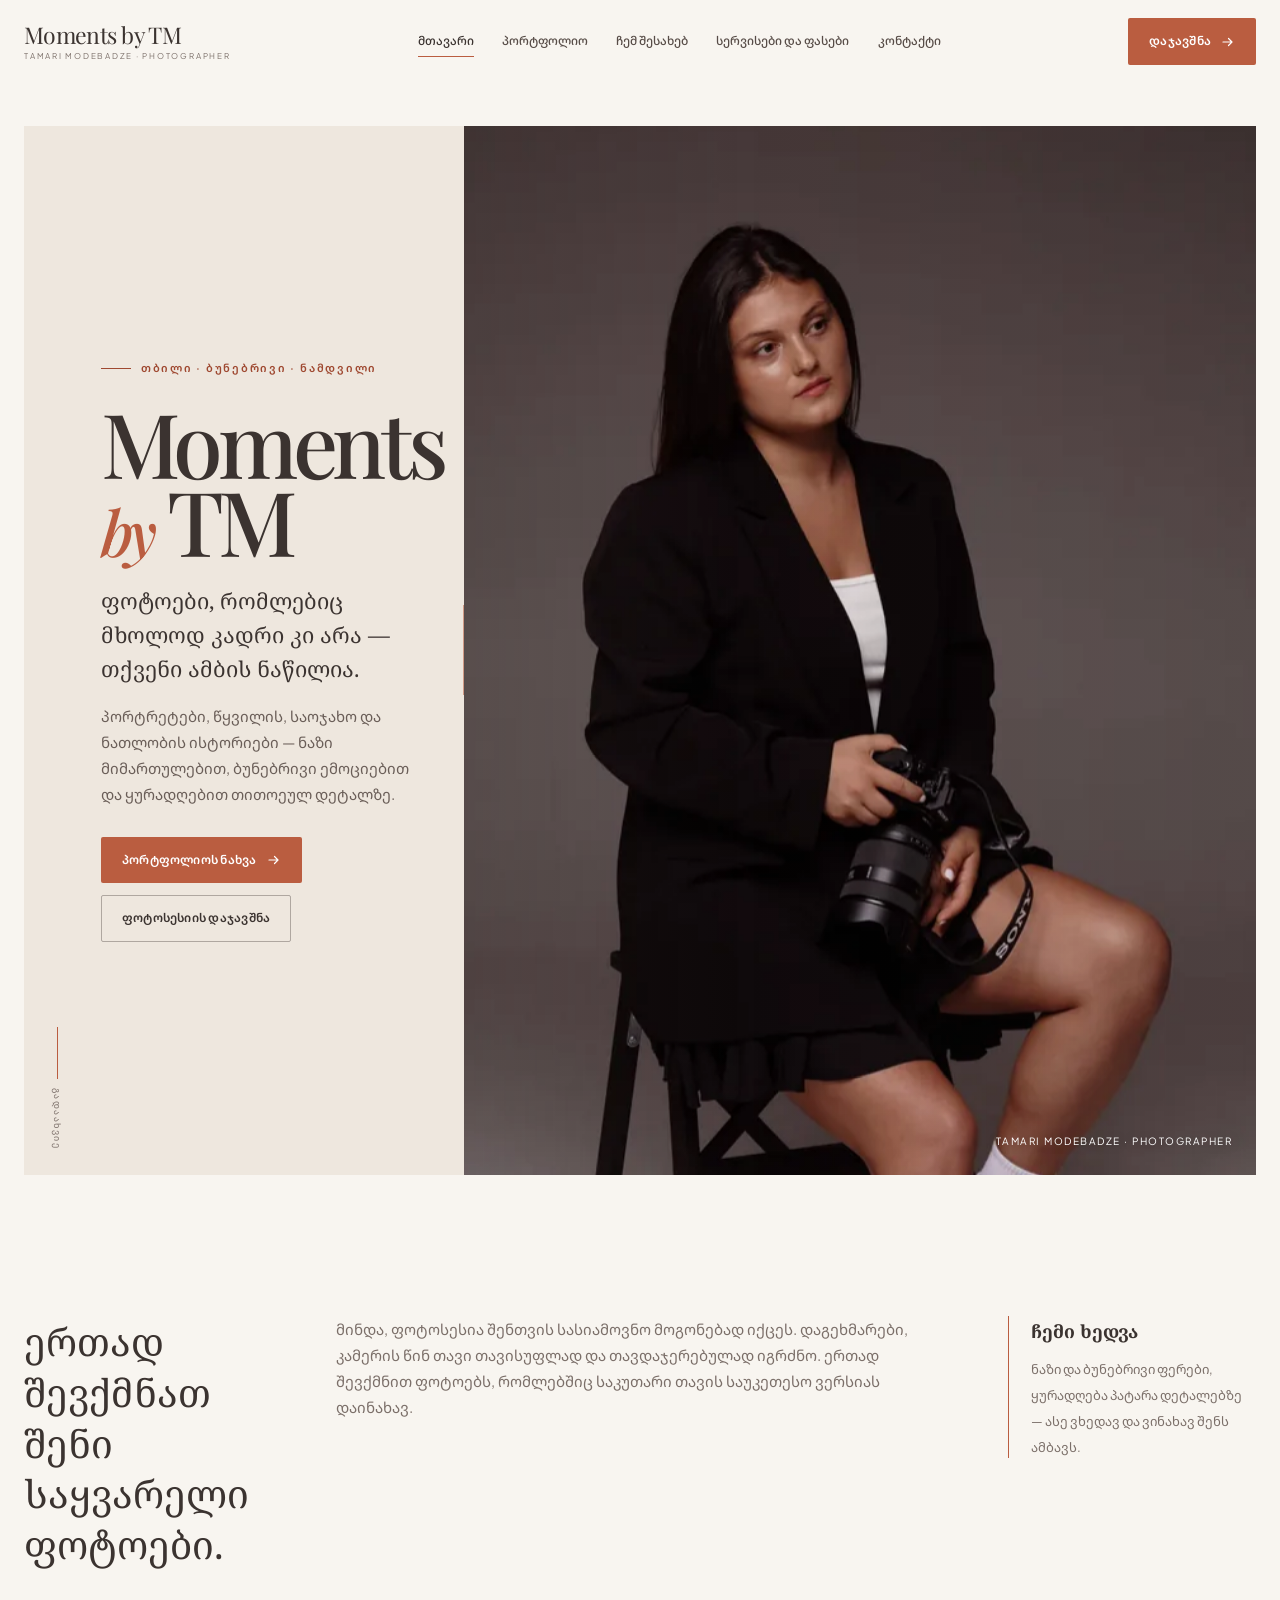
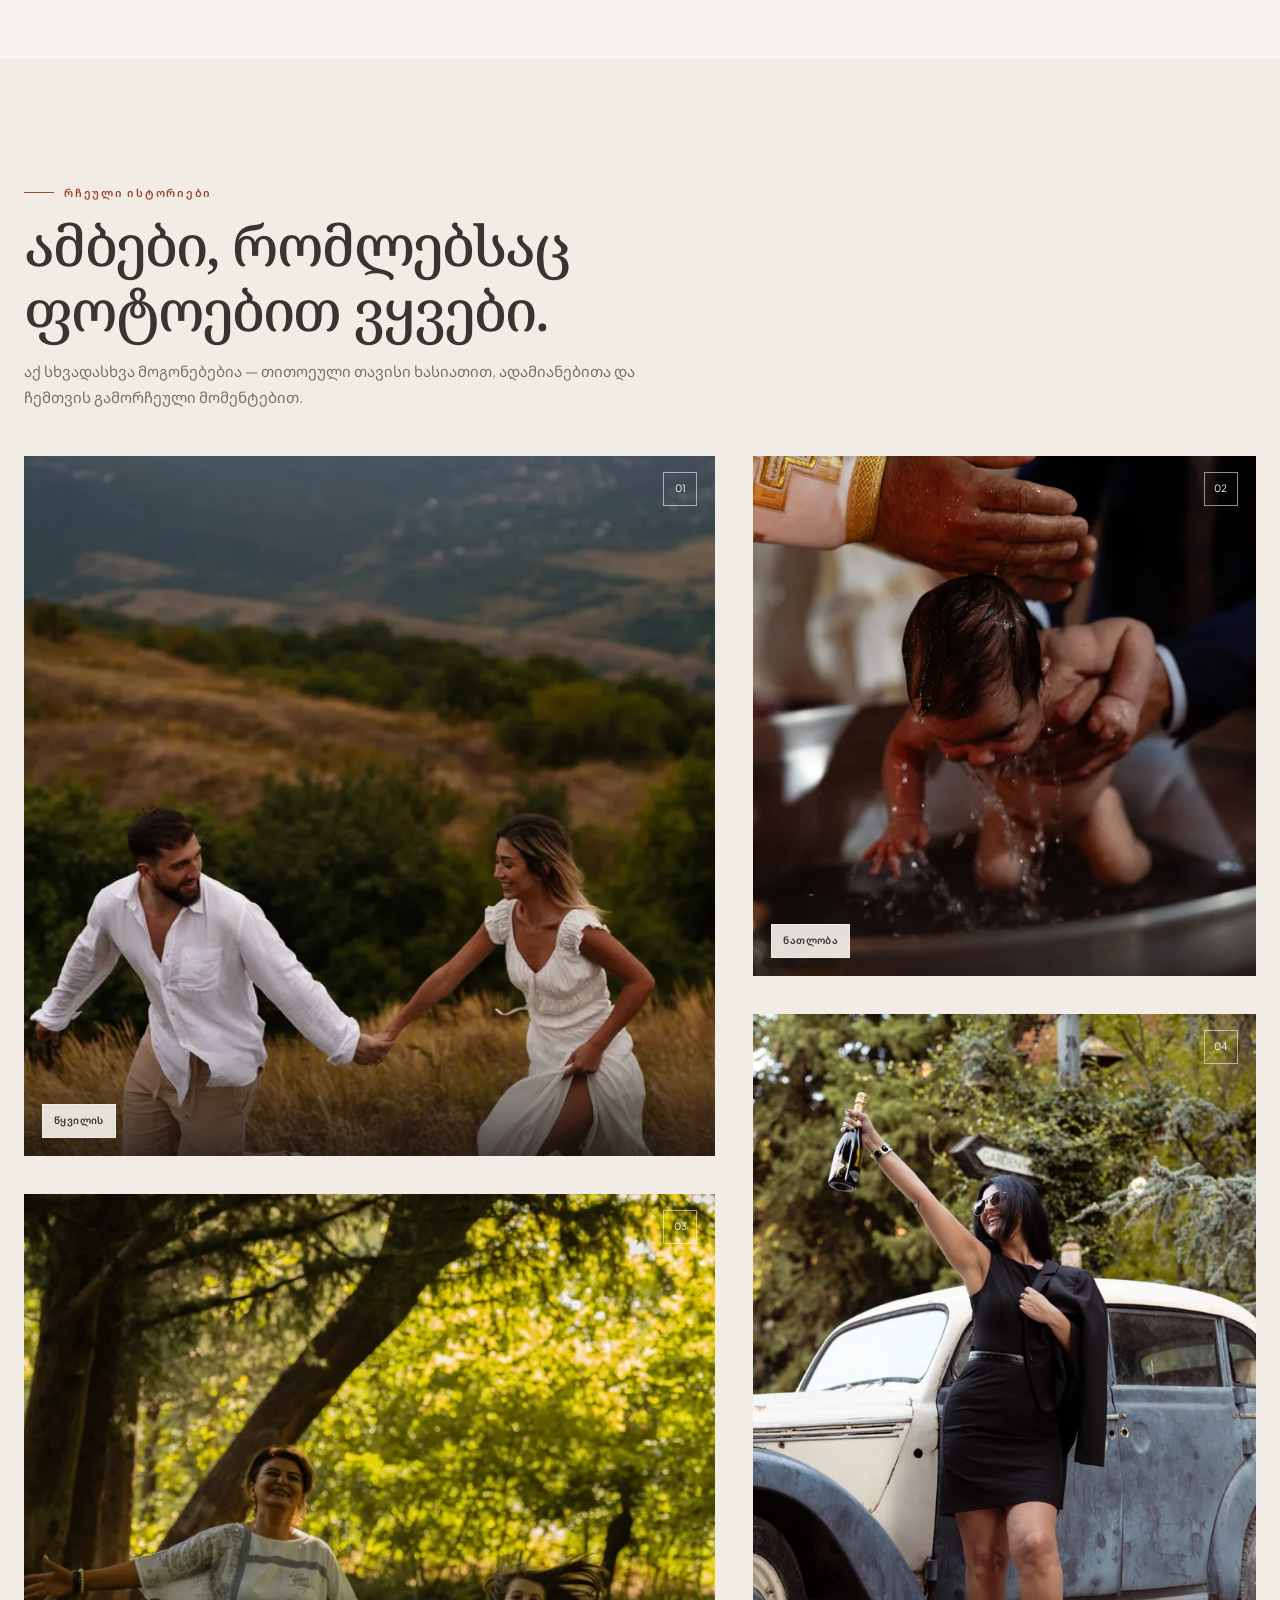
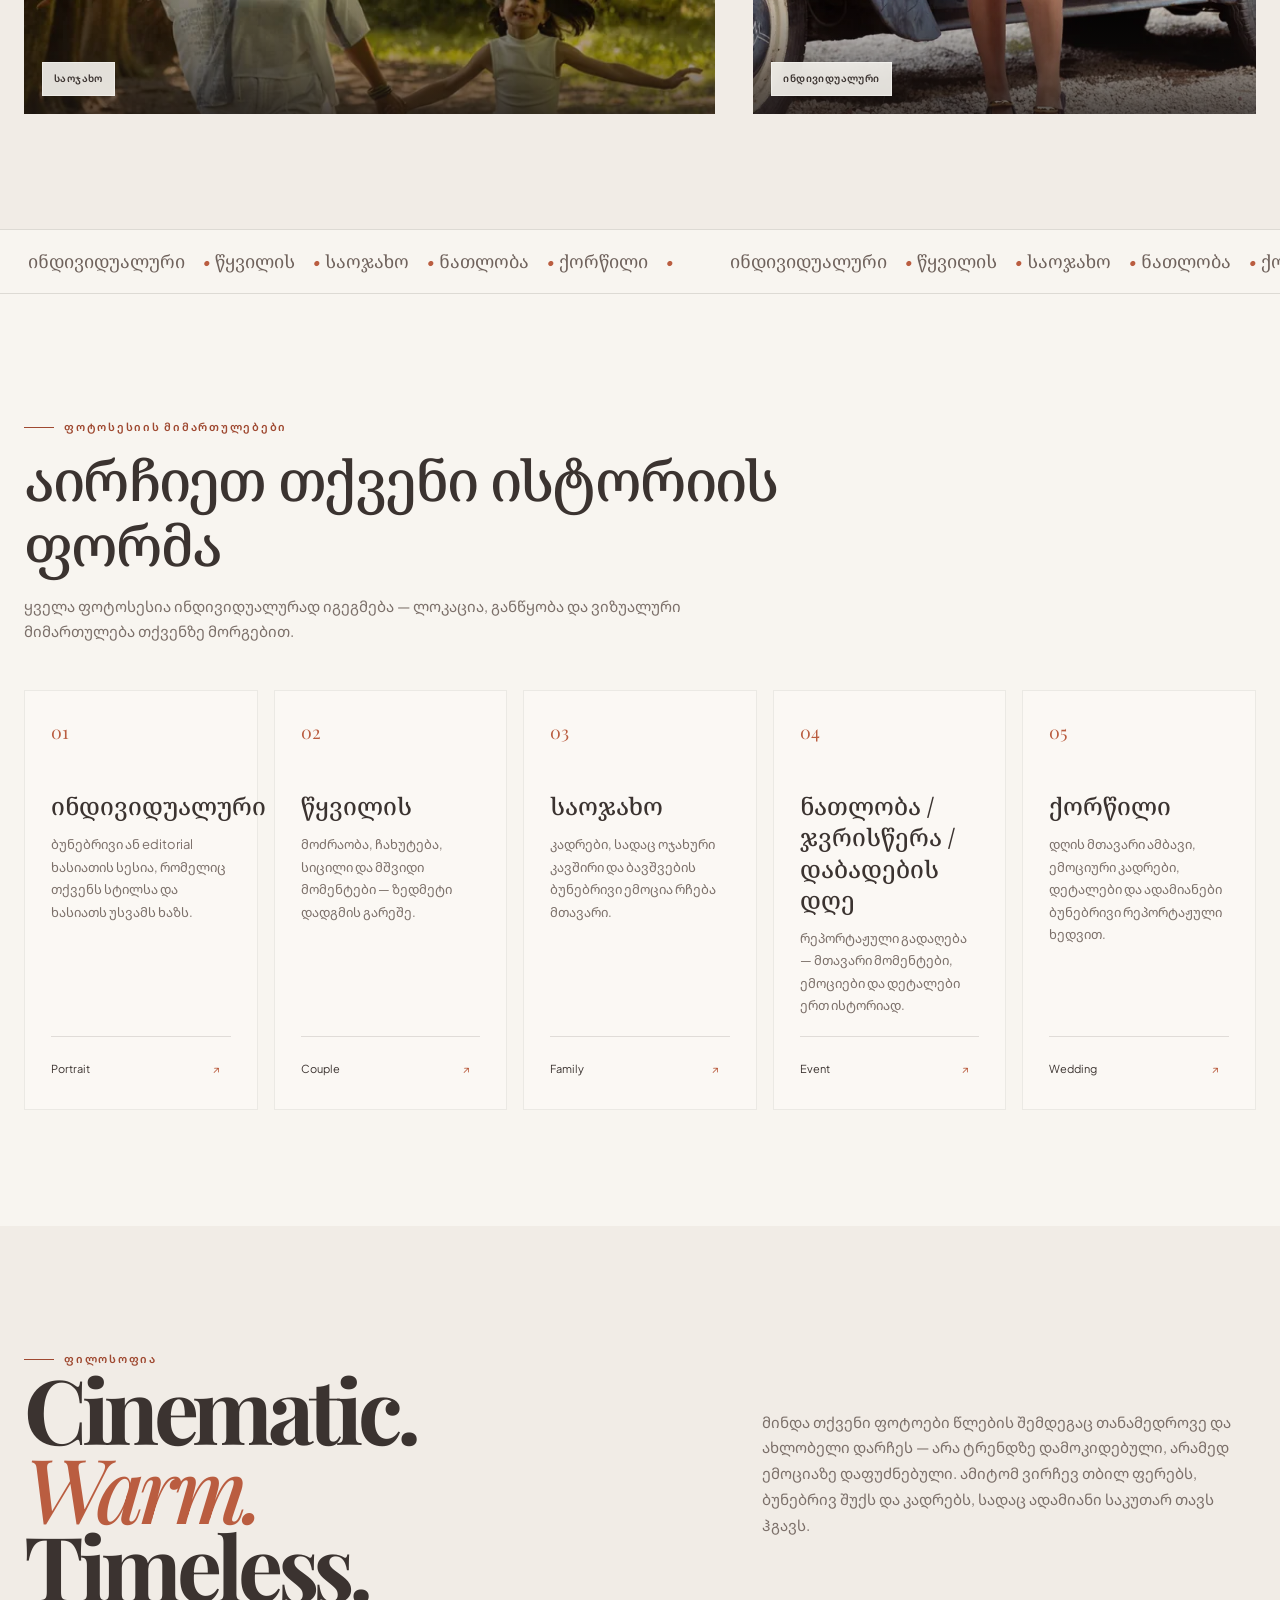
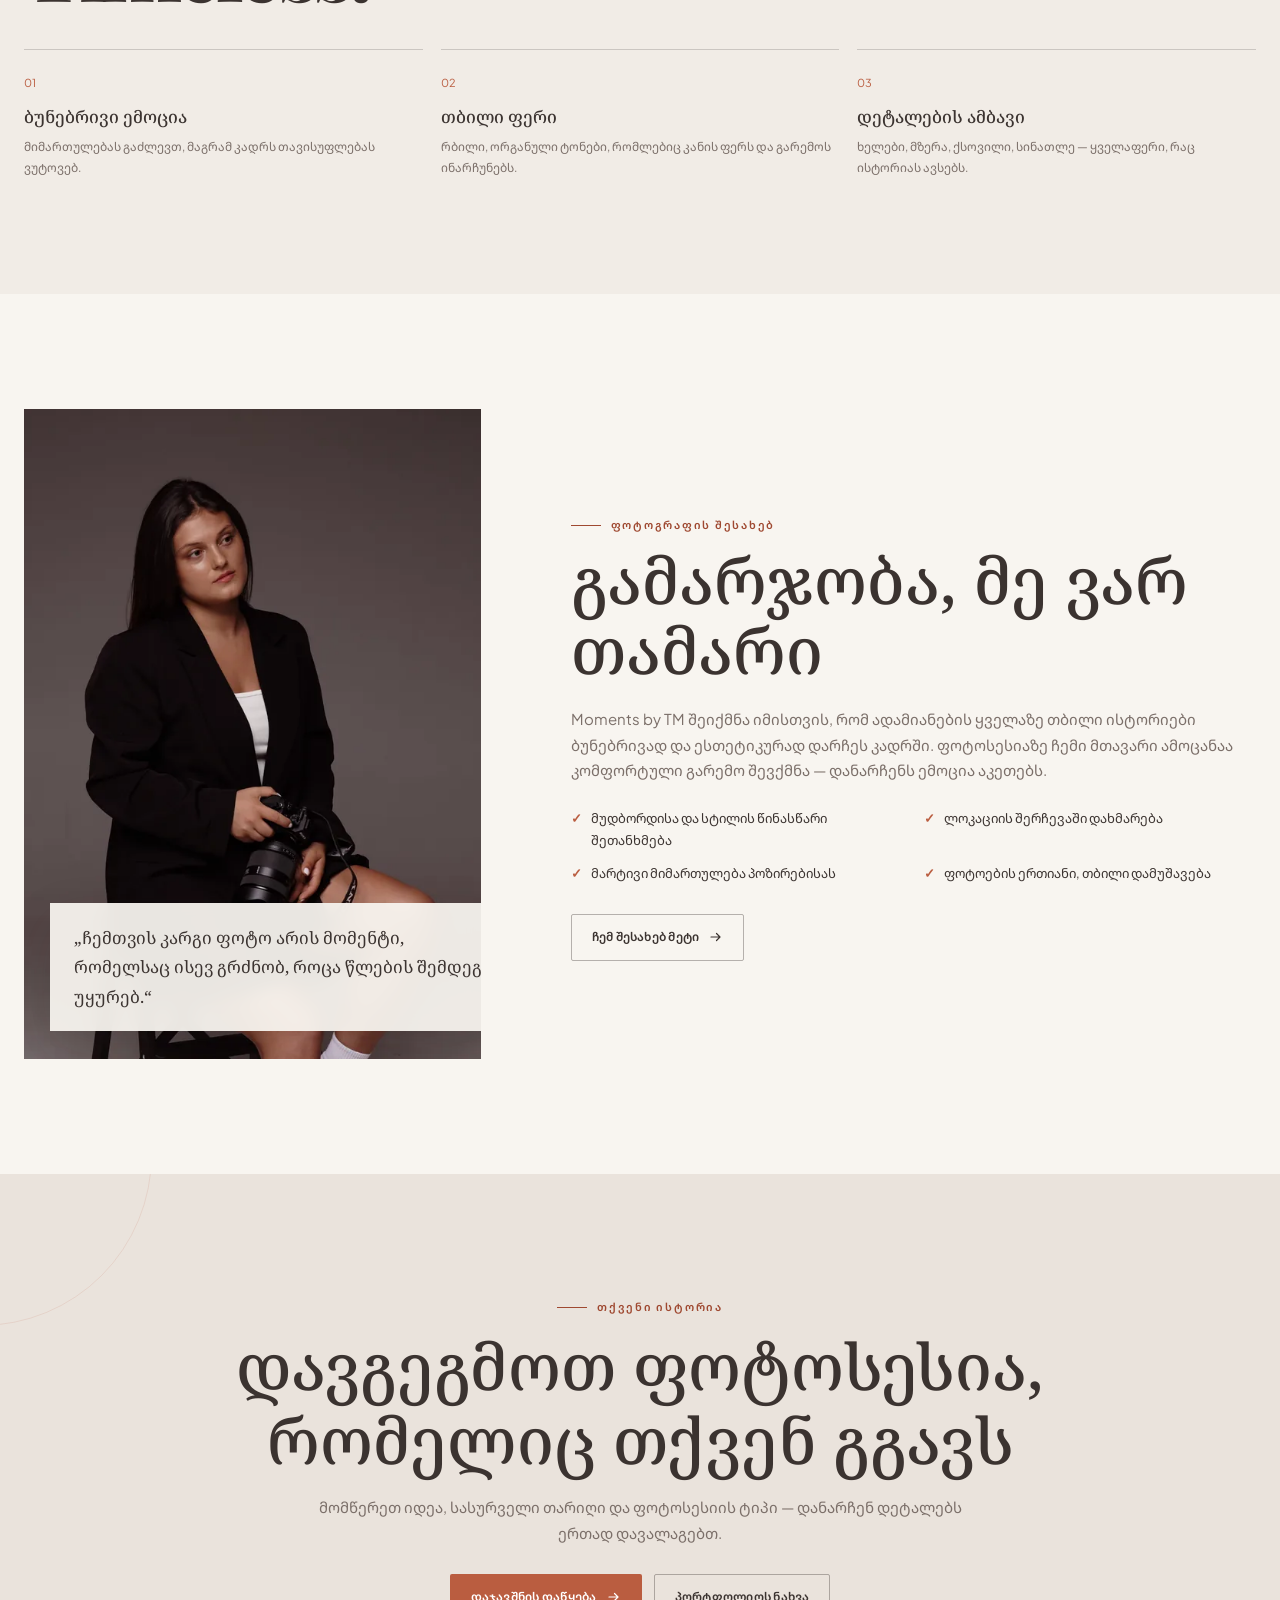
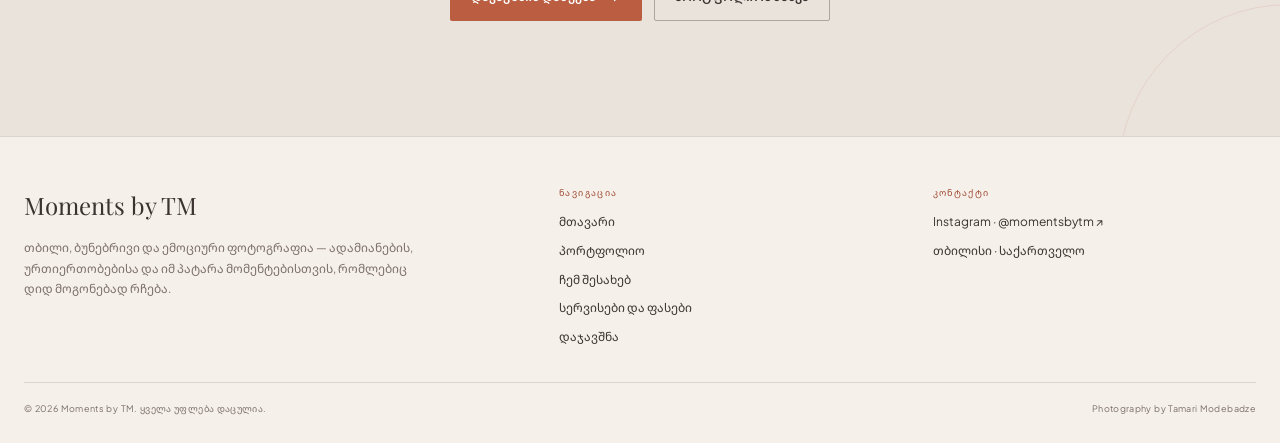
<file: index.html>
<!DOCTYPE html>

<html lang="ka">
<head>
<meta charset="utf-8"/>
<meta content="width=device-width, initial-scale=1" name="viewport"/>
<meta content="#F8F5F0" name="theme-color"/>
<meta content="Moments by TM — თბილი, ბუნებრივი და ემოციური ფოტოგრაფია თბილისში." name="description"/>
<title>Moments by TM — ფოტოგრაფი</title>
<script>document.documentElement.classList.add("js")</script>
<link href="assets/css/tailwind.css" rel="stylesheet"/>
<link href="assets/css/styles.css" rel="stylesheet"/>
<script defer="" src="assets/js/app.js"></script>
</head>
<body>
<div class="site-shell">
<div aria-hidden="true" class="scroll-progress"></div>
<a class="skip-link" href="#main">მთავარ კონტენტზე გადასვლა</a>
<header class="site-header">
<div class="header-inner">
<a aria-label="Moments by TM — მთავარი გვერდი" class="brand" href="index.html">
<span class="brand-main">Moments by TM</span>
<span class="brand-sub">Tamari Modebadze · Photographer</span>
</a>
<nav aria-label="მთავარი ნავიგაცია" class="desktop-nav"><a class="nav-link active" href="index.html">მთავარი</a><a class="nav-link" href="portfolio.html">პორტფოლიო</a><a class="nav-link" href="about.html">ჩემ შესახებ</a><a class="nav-link" href="services.html">სერვისები და ფასები</a><a class="nav-link" href="contact.html">კონტაქტი</a></nav>
<div class="header-actions">
<a class="nav-cta" href="contact.html">დაჯავშნა <svg aria-hidden="true" class="btn-arrow" fill="none" height="14" viewbox="0 0 14 14" width="14"><path d="M2 7h9M7.5 3.5 11 7l-3.5 3.5" stroke="currentColor" stroke-linecap="round" stroke-linejoin="round" stroke-width="1.2"></path></svg></a>
<button aria-controls="mobile-menu" aria-expanded="false" aria-label="მენიუს გახსნა" class="menu-toggle" type="button"><span></span></button>
</div>
</div>
</header><div aria-label="მობილური მენიუ" class="mobile-menu" id="mobile-menu">
<nav class="mobile-nav"><a class="active" href="index.html">მთავარი</a><a class="" href="portfolio.html">პორტფოლიო</a><a class="" href="about.html">ჩემ შესახებ</a><a class="" href="services.html">სერვისები და ფასები</a><a class="" href="contact.html">კონტაქტი</a></nav>
<div class="mobile-menu-footer"><span>თბილისი · საქართველო</span><a href="https://www.instagram.com/momentsbytm/" rel="noopener" target="_blank">@momentsbytm ↗</a></div>
</div>
<main class="page-main" id="main">
<section class="home-hero">
<div class="hero-frame reveal revealed">
<div class="hero-copy">
<div class="scroll-cue">გადაახვიე</div>
<div class="eyebrow hero-kicker">თბილი · ბუნებრივი · ნამდვილი</div>
<h1 class="hero-title">Moments <span class="by">by</span> TM</h1>
<div class="hero-subtitle">ფოტოები, რომლებიც მხოლოდ კადრი კი არა — თქვენი ამბის ნაწილია.</div>
<p>პორტრეტები, წყვილის, საოჯახო და ნათლობის ისტორიები — ნაზი მიმართულებით, ბუნებრივი ემოციებით და ყურადღებით თითოეულ დეტალზე.</p>
<div class="hero-actions"><a class="btn-primary" href="portfolio.html">პორტფოლიოს ნახვა <svg aria-hidden="true" class="btn-arrow" fill="none" height="14" viewbox="0 0 14 14" width="14"><path d="M2 7h9M7.5 3.5 11 7l-3.5 3.5" stroke="currentColor" stroke-linecap="round" stroke-linejoin="round" stroke-width="1.2"></path></svg></a><a class="btn-secondary" href="contact.html">ფოტოსესიის დაჯავშნა</a></div>
</div>
<div class="hero-media relative overflow-hidden">
<img alt="თამარი მოდებაძე — Moments by TM-ის ფოტოგრაფი კამერით" data-parallax="" fetchpriority="high" sizes="(max-width: 860px) calc(100vw - 28px), 62vw" src="assets/images/photographer-tamari.jpg" srcset="assets/images/photographer-tamari-640.webp 640w, assets/images/photographer-tamari-1280.webp 1280w"/>
<div class="hero-note">Tamari Modebadze · Photographer</div>
</div>
</div>
</section>
<section class="section-tight">
<div class="container statement-grid">
<p class="statement-lead reveal">ერთად შევქმნათ შენი საყვარელი ფოტოები.</p>
<p class="statement-text reveal reveal-delay-1">მინდა, ფოტოსესია შენთვის სასიამოვნო მოგონებად იქცეს. დაგეხმარები, კამერის წინ თავი თავისუფლად და თავდაჯერებულად იგრძნო. ერთად შევქმნით ფოტოებს, რომლებშიც საკუთარი თავის საუკეთესო ვერსიას დაინახავ.
</p>
<div class="mini-card reveal reveal-delay-2"><strong>ჩემი ხედვა</strong><span>ნაზი და ბუნებრივი ფერები, ყურადღება პატარა დეტალებზე — ასე ვხედავ და ვინახავ შენს ამბავს.
</span></div>
</div>
</section>
<section class="section section-soft">
<div class="container">
<div class="section-heading reveal"><span class="eyebrow">რჩეული ისტორიები</span><h2>ამბები, რომლებსაც ფოტოებით ვყვები.</h2><p>აქ სხვადასხვა მოგონებებია — თითოეული თავისი ხასიათით, ადამიანებითა და ჩემთვის გამორჩეული მომენტებით.
</p></div>
<div class="work-grid">
<div class="work-col">
<a class="work-card tall image-reveal" href="portfolio.html?filter=couple"><span class="work-index">01</span><img alt="წყვილის ფოტოსესია" loading="lazy" sizes="(max-width: 620px) calc(100vw - 28px), (max-width: 1100px) 50vw, 42vw" src="assets/images/couple-running-field.jpg" srcset="assets/images/couple-running-field-640.webp 640w, assets/images/couple-running-field-1280.webp 1280w"/><div class="work-overlay"><span class="work-category">წყვილის</span></div></a>
<a class="work-card medium image-reveal" href="portfolio.html?filter=family"><span class="work-index">03</span><img alt="საოჯახო ფოტოსესია" loading="lazy" sizes="(max-width: 620px) calc(100vw - 28px), (max-width: 1100px) 50vw, 42vw" src="assets/images/family-running-woods.jpg" srcset="assets/images/family-running-woods-640.webp 640w, assets/images/family-running-woods-1280.webp 1280w"/><div class="work-overlay"><span class="work-category">საოჯახო</span></div></a>
</div>
<div class="work-col">
<a class="work-card medium image-reveal" href="portfolio.html?filter=baptism"><span class="work-index">02</span><img alt="ნათლობის ფოტოგრაფია" loading="lazy" sizes="(max-width: 620px) calc(100vw - 28px), (max-width: 1100px) 50vw, 42vw" src="assets/images/baptism-water.jpg" srcset="assets/images/baptism-water-640.webp 640w, assets/images/baptism-water-1280.webp 1280w"/><div class="work-overlay"><span class="work-category">ნათლობა</span></div></a>
<a class="work-card tall image-reveal" href="portfolio.html?filter=portrait"><span class="work-index">04</span><img alt="ინდივიდუალური ფოტოსესია" loading="lazy" sizes="(max-width: 620px) calc(100vw - 28px), (max-width: 1100px) 50vw, 42vw" src="assets/images/portrait-vintage-car.jpg" srcset="assets/images/portrait-vintage-car-640.webp 640w, assets/images/portrait-vintage-car-1280.webp 1280w"/><div class="work-overlay"><span class="work-category">ინდივიდუალური</span></div></a>
</div>
</div>
</div>
</section>
<div aria-hidden="true" class="marquee"><div class="marquee-track"><span>ინდივიდუალური <i>•</i> წყვილის <i>•</i> საოჯახო <i>•</i> ნათლობა <i>•</i> ქორწილი <i>•</i> </span><span>ინდივიდუალური <i>•</i> წყვილის <i>•</i> საოჯახო <i>•</i> ნათლობა <i>•</i> ქორწილი <i>•</i> </span></div></div>
<section class="section">
<div class="container">
<div class="section-heading reveal"><span class="eyebrow">ფოტოსესიის მიმართულებები</span><h2>აირჩიეთ თქვენი ისტორიის ფორმა</h2><p>ყველა ფოტოსესია ინდივიდუალურად იგეგმება — ლოკაცია, განწყობა და ვიზუალური მიმართულება თქვენზე მორგებით.</p></div>
<div class="service-grid"><a class="service-card reveal" href="contact.html?session=portrait"><div class="service-number">01</div><h3>ინდივიდუალური</h3><p>ბუნებრივი ან editorial ხასიათის სესია, რომელიც თქვენს სტილსა და ხასიათს უსვამს ხაზს.</p><div class="service-meta"><span>Portrait</span><span class="service-icon">↗</span></div></a><a class="service-card reveal" href="contact.html?session=couple"><div class="service-number">02</div><h3>წყვილის</h3><p>მოძრაობა, ჩახუტება, სიცილი და მშვიდი მომენტები — ზედმეტი დადგმის გარეშე.</p><div class="service-meta"><span>Couple</span><span class="service-icon">↗</span></div></a><a class="service-card reveal" href="contact.html?session=family"><div class="service-number">03</div><h3>საოჯახო</h3><p>კადრები, სადაც ოჯახური კავშირი და ბავშვების ბუნებრივი ემოცია რჩება მთავარი.</p><div class="service-meta"><span>Family</span><span class="service-icon">↗</span></div></a><a class="service-card reveal" href="contact.html?session=celebration"><div class="service-number">04</div><h3>ნათლობა / ჯვრისწერა / დაბადების დღე</h3><p>რეპორტაჟული გადაღება — მთავარი მომენტები, ემოციები და დეტალები ერთ ისტორიად.</p><div class="service-meta"><span>Event</span><span class="service-icon">↗</span></div></a><a class="service-card reveal" href="contact.html?session=wedding"><div class="service-number">05</div><h3>ქორწილი</h3><p>დღის მთავარი ამბავი, ემოციური კადრები, დეტალები და ადამიანები ბუნებრივი რეპორტაჟული ხედვით.</p><div class="service-meta"><span>Wedding</span><span class="service-icon">↗</span></div></a></div>
</div>
</section>
<section class="section section-soft">
<div class="container">
<div class="philosophy-wrap">
<div class="reveal"><span class="eyebrow">ფილოსოფია</span><h2 class="philosophy-title">Cinematic.<br/><em>Warm.</em><br/>Timeless.</h2></div>
<p class="muted reveal reveal-delay-1">მინდა თქვენი ფოტოები წლების შემდეგაც თანამედროვე და ახლობელი დარჩეს — არა ტრენდზე დამოკიდებული, არამედ ემოციაზე დაფუძნებული. ამიტომ ვირჩევ თბილ ფერებს, ბუნებრივ შუქს და კადრებს, სადაც ადამიანი საკუთარ თავს ჰგავს.</p>
</div>
<div class="principles">
<div class="principle reveal"><span>01</span><h3>ბუნებრივი ემოცია</h3><p>მიმართულებას გაძლევთ, მაგრამ კადრს თავისუფლებას ვუტოვებ.</p></div>
<div class="principle reveal reveal-delay-1"><span>02</span><h3>თბილი ფერი</h3><p>რბილი, ორგანული ტონები, რომლებიც კანის ფერს და გარემოს ინარჩუნებს.</p></div>
<div class="principle reveal reveal-delay-2"><span>03</span><h3>დეტალების ამბავი</h3><p>ხელები, მზერა, ქსოვილი, სინათლე — ყველაფერი, რაც ისტორიას ავსებს.</p></div>
</div>
</div>
</section>
<section class="section">
<div class="container about-teaser">
<div class="about-photo image-reveal"><img alt="Moments by TM-ის ფოტოგრაფი კამერით" loading="lazy" sizes="(max-width: 620px) calc(100vw - 28px), (max-width: 1100px) 50vw, 42vw" src="assets/images/photographer-tamari.jpg" srcset="assets/images/photographer-tamari-640.webp 640w, assets/images/photographer-tamari-1280.webp 1280w"/><div class="about-quote">„ჩემთვის კარგი ფოტო არის მომენტი, რომელსაც ისევ გრძნობ, როცა წლების შემდეგ უყურებ.“</div></div>
<div class="about-copy reveal"><span class="eyebrow">ფოტოგრაფის შესახებ</span><h2>გამარჯობა, მე ვარ თამარი</h2><p class="muted">Moments by TM შეიქმნა იმისთვის, რომ ადამიანების ყველაზე თბილი ისტორიები ბუნებრივად და ესთეტიკურად დარჩეს კადრში. ფოტოსესიაზე ჩემი მთავარი ამოცანაა კომფორტული გარემო შევქმნა — დანარჩენს ემოცია აკეთებს.</p><ul class="check-list"><li>მუდბორდისა და სტილის წინასწარი შეთანხმება</li><li>ლოკაციის შერჩევაში დახმარება</li><li>მარტივი მიმართულება პოზირებისას</li><li>ფოტოების ერთიანი, თბილი დამუშავება</li></ul><a class="btn-secondary" href="about.html">ჩემ შესახებ მეტი <svg aria-hidden="true" class="btn-arrow" fill="none" height="14" viewbox="0 0 14 14" width="14"><path d="M2 7h9M7.5 3.5 11 7l-3.5 3.5" stroke="currentColor" stroke-linecap="round" stroke-linejoin="round" stroke-width="1.2"></path></svg></a></div>
</div>
</section>
<section class="cta-band">
<div class="container reveal"><span class="eyebrow">თქვენი ისტორია</span><h2>დავგეგმოთ ფოტოსესია, რომელიც თქვენ გგავს</h2><p>მომწერეთ იდეა, სასურველი თარიღი და ფოტოსესიის ტიპი — დანარჩენ დეტალებს ერთად დავალაგებთ.</p><div class="cta-actions"><a class="btn-primary" href="contact.html">დაჯავშნის დაწყება <svg aria-hidden="true" class="btn-arrow" fill="none" height="14" viewbox="0 0 14 14" width="14"><path d="M2 7h9M7.5 3.5 11 7l-3.5 3.5" stroke="currentColor" stroke-linecap="round" stroke-linejoin="round" stroke-width="1.2"></path></svg></a><a class="btn-secondary" href="portfolio.html">პორტფოლიოს ნახვა</a></div></div>
</section>
</main>
<footer class="site-footer">
<div class="container">
<div class="footer-grid">
<div>
<div class="footer-brand">Moments by TM</div>
<p class="footer-copy">თბილი, ბუნებრივი და ემოციური ფოტოგრაფია — ადამიანების, ურთიერთობებისა და იმ პატარა მომენტებისთვის, რომლებიც დიდ მოგონებად რჩება.</p>
</div>
<div>
<div class="footer-title">ნავიგაცია</div>
<div class="footer-links">
<a href="index.html">მთავარი</a><a href="portfolio.html">პორტფოლიო</a><a href="about.html">ჩემ შესახებ</a><a href="services.html">სერვისები და ფასები</a><a href="contact.html">დაჯავშნა</a>
</div>
</div>
<div>
<div class="footer-title">კონტაქტი</div>
<div class="footer-links">
<a href="https://www.instagram.com/momentsbytm/" rel="noopener" target="_blank">Instagram · @momentsbytm ↗</a>
<span>თბილისი · საქართველო</span>
</div>
</div>
</div>
<div class="footer-bottom"><span>© <span data-year=""></span> Moments by TM. ყველა უფლება დაცულია.</span><span>Photography by Tamari Modebadze</span></div>
</div>
</footer>
</div>
</body>
</html>
</file>
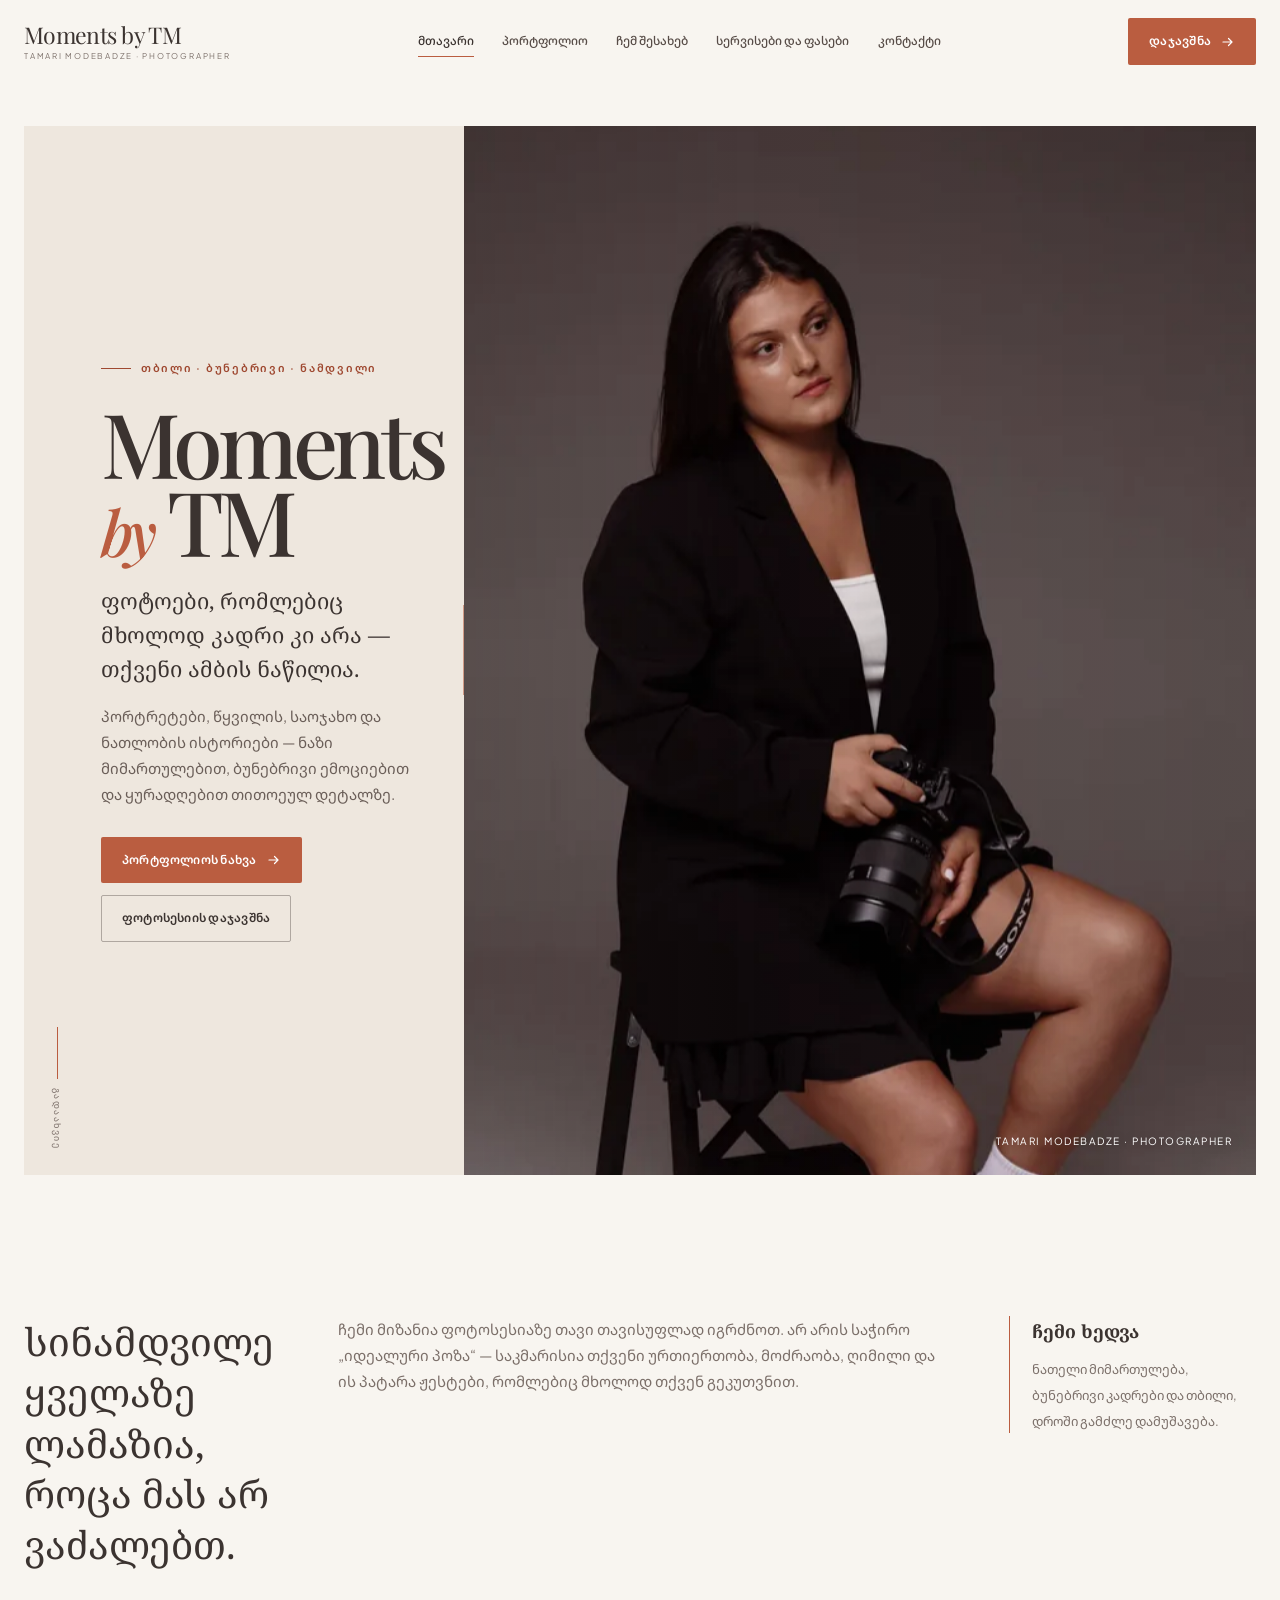
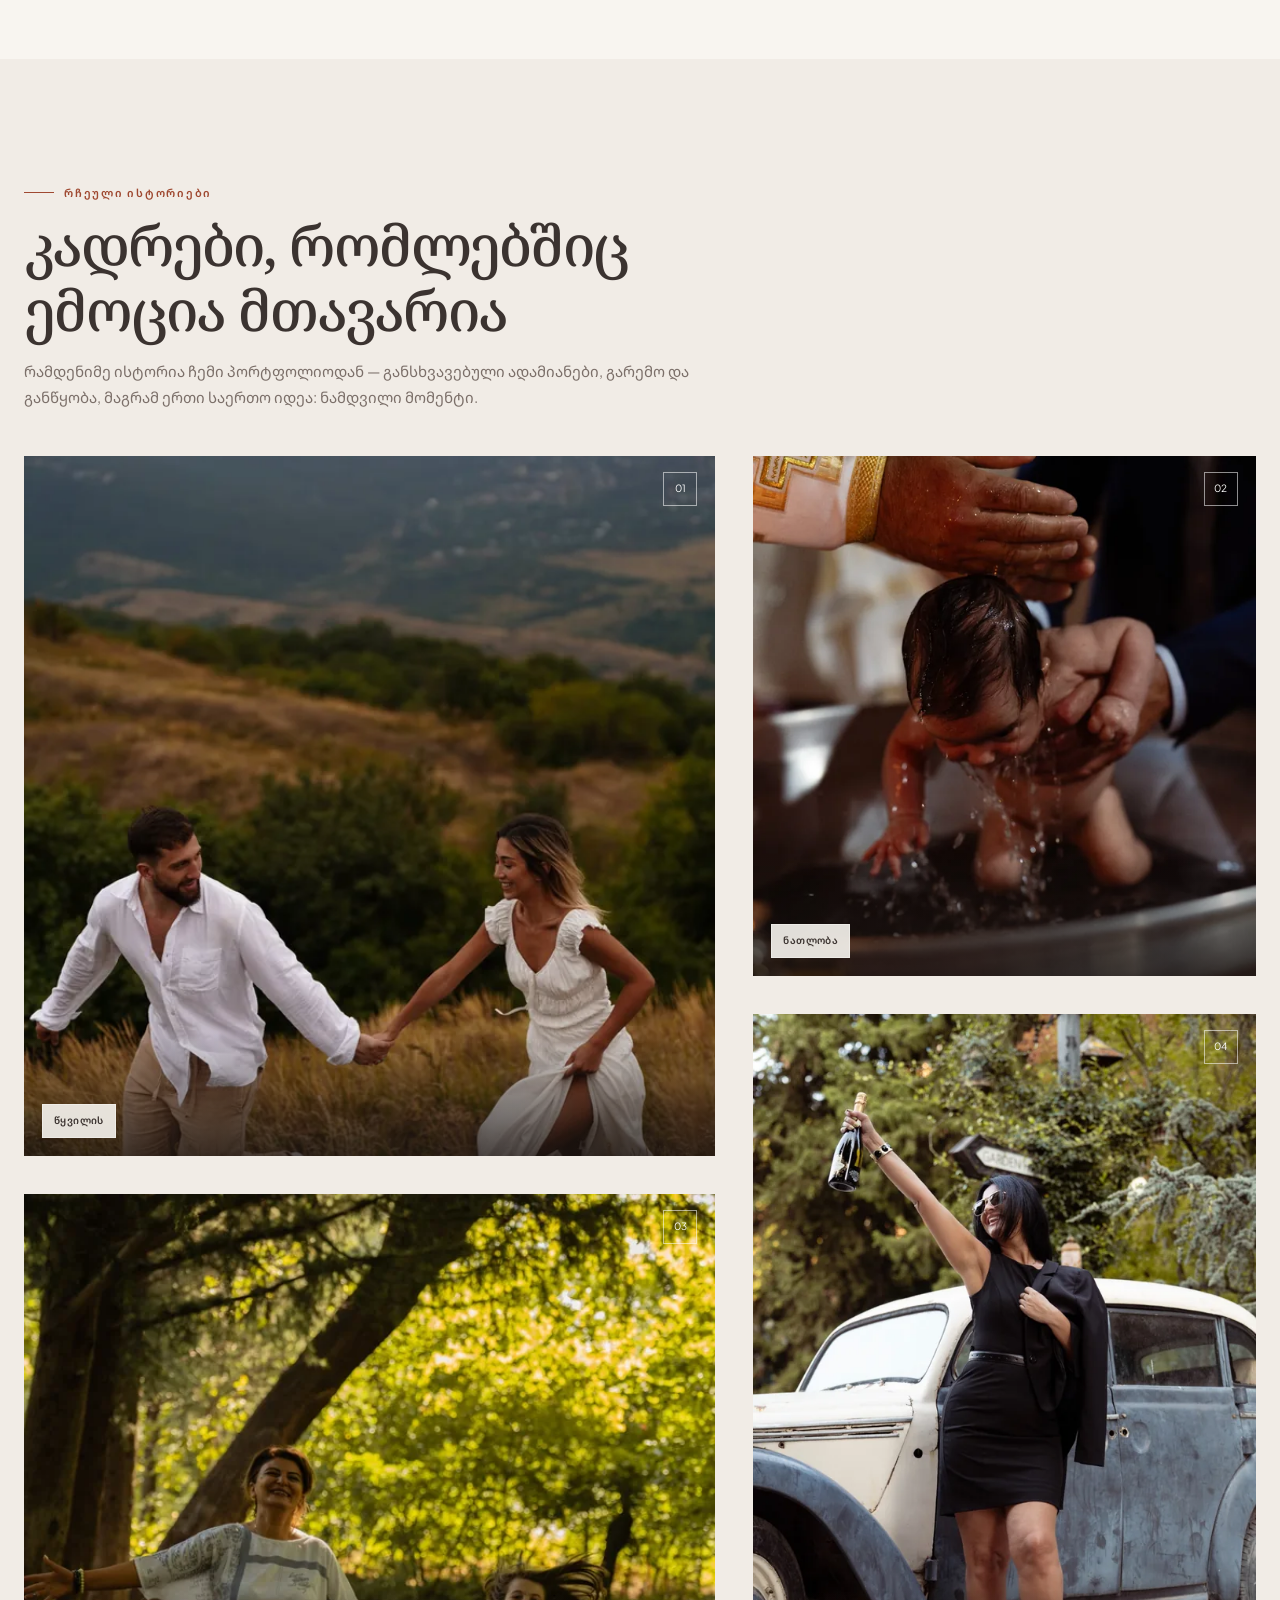
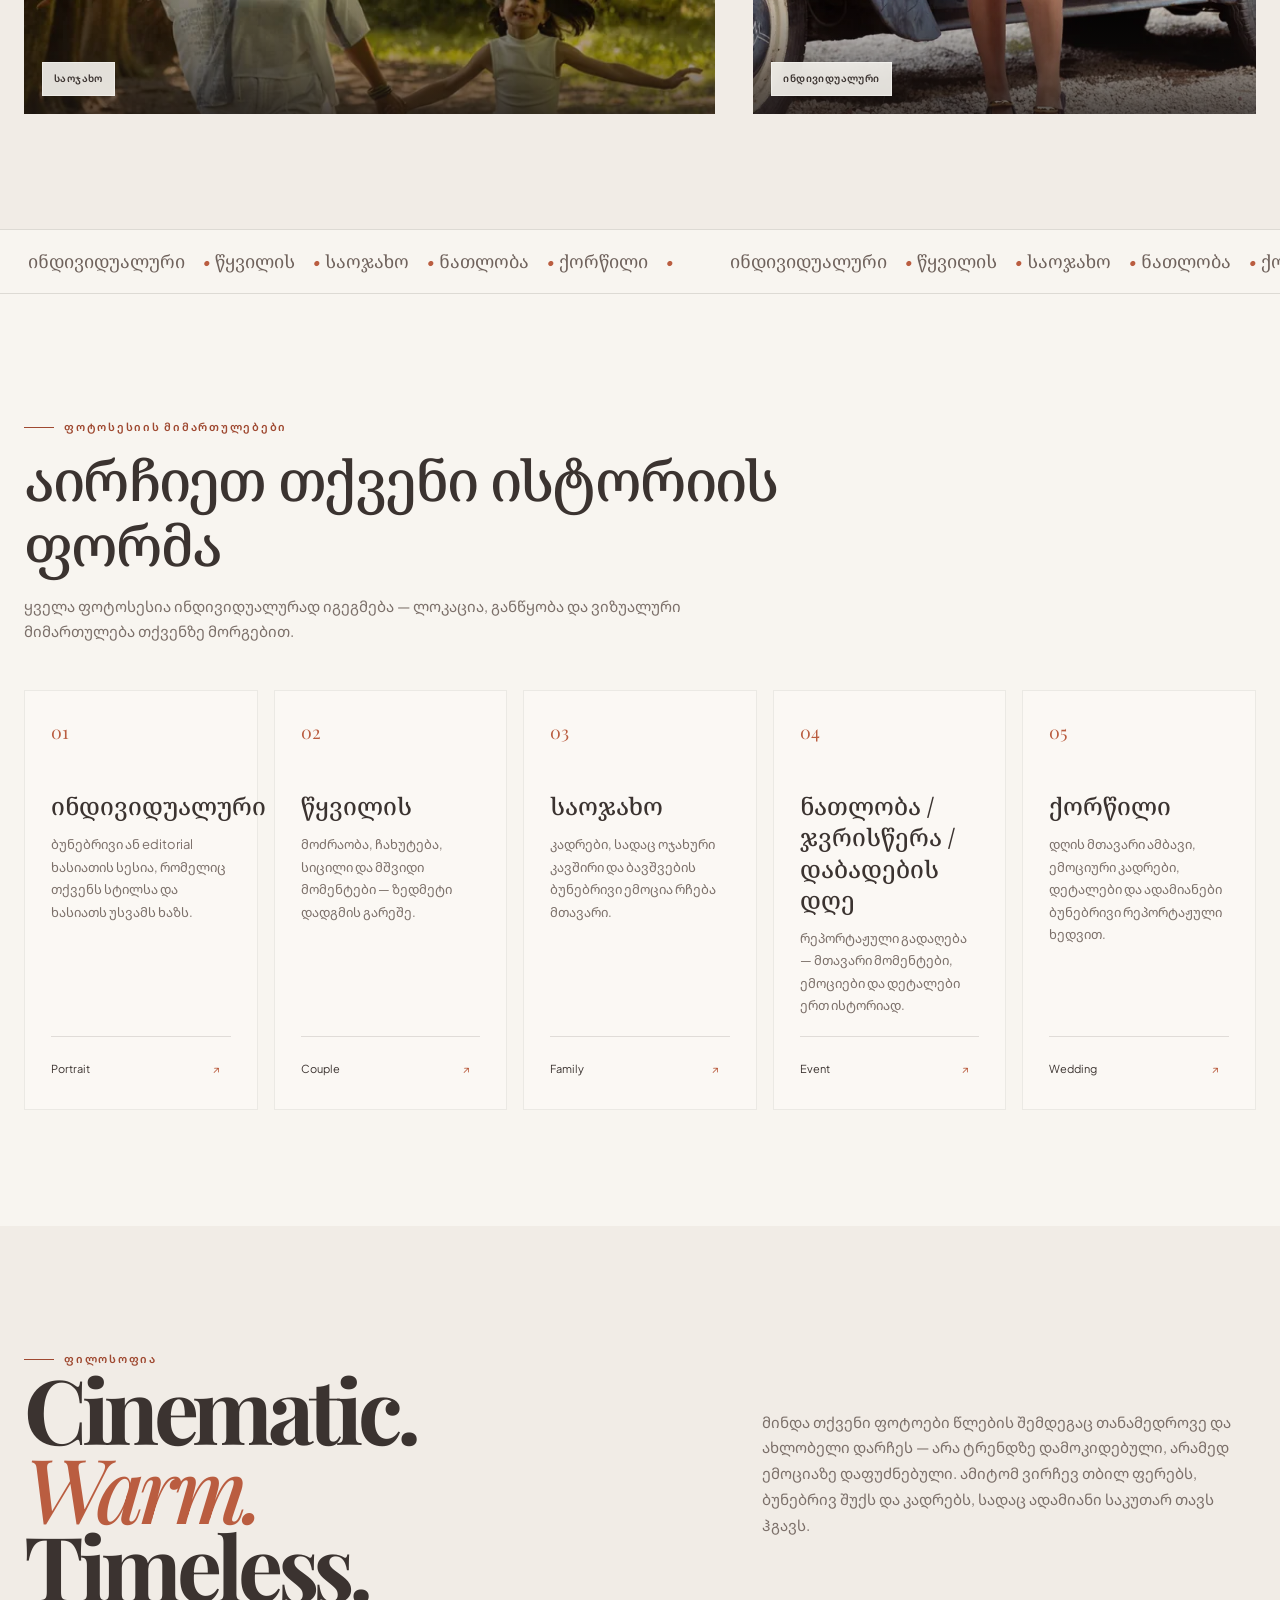
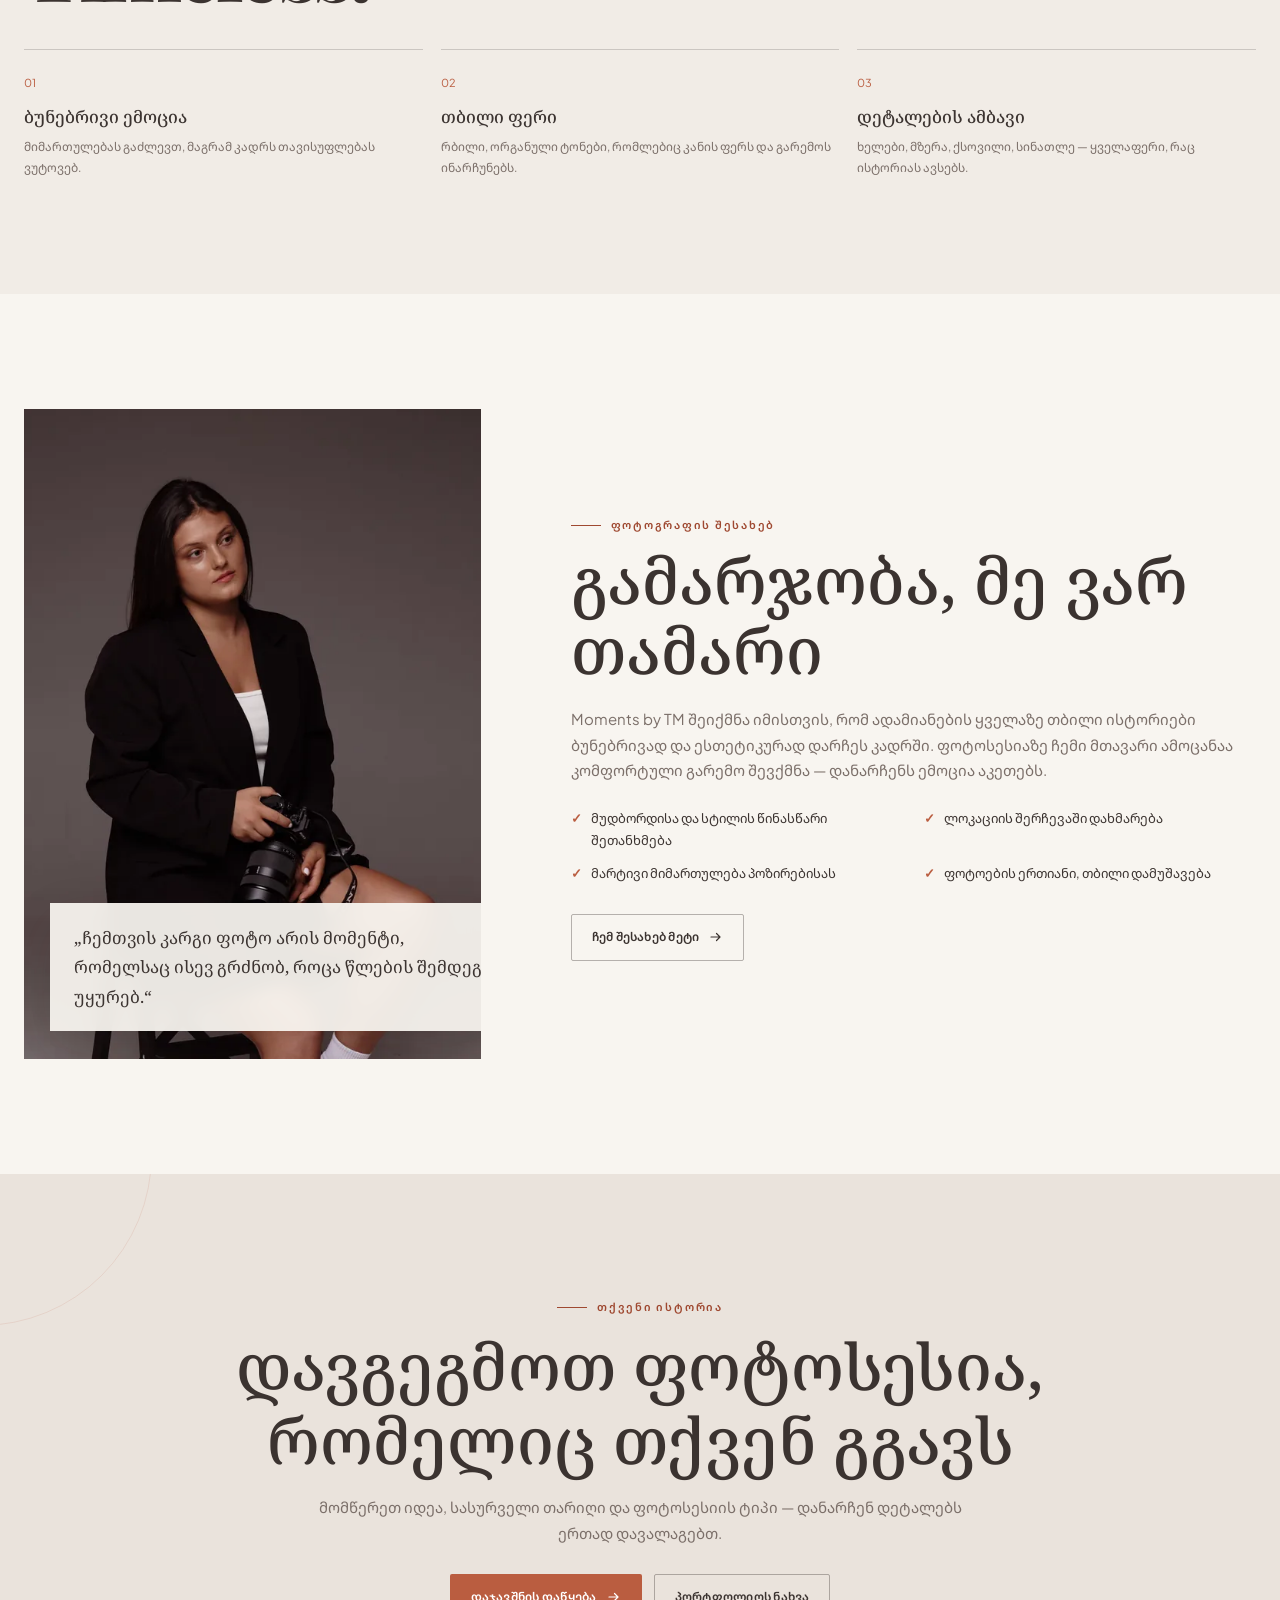
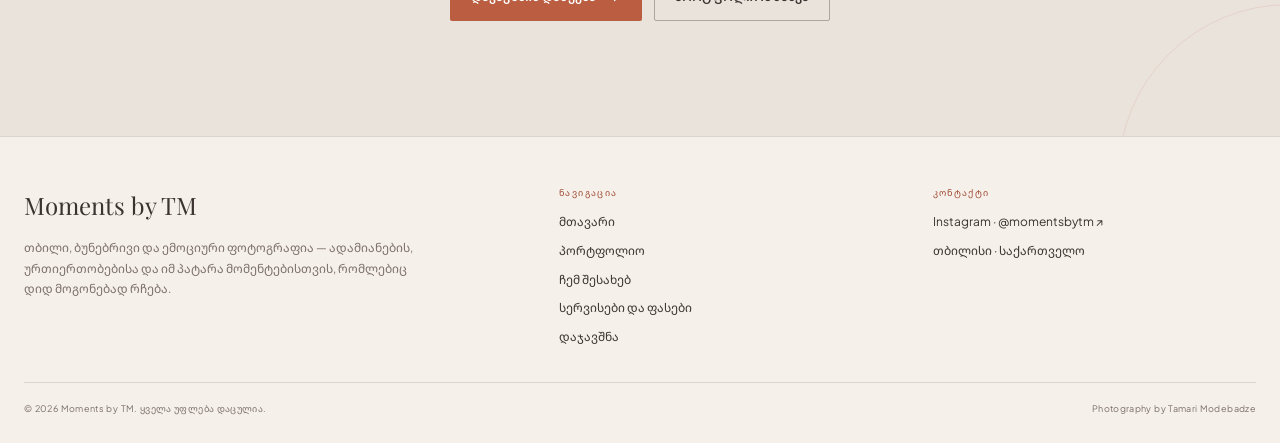
<file: moments-by-tm-final-v2/index.html>
<!DOCTYPE html>

<html lang="ka">
<head>
<meta charset="utf-8"/>
<meta content="width=device-width, initial-scale=1" name="viewport"/>
<meta content="#F8F5F0" name="theme-color"/>
<meta content="Moments by TM — თბილი, ბუნებრივი და ემოციური ფოტოგრაფია თბილისში." name="description"/>
<title>Moments by TM — ფოტოგრაფი</title>
<script>document.documentElement.classList.add("js")</script>
<link href="assets/css/tailwind.css" rel="stylesheet"/>
<link href="assets/css/styles.css" rel="stylesheet"/>
<script defer="" src="assets/js/app.js"></script>
</head>
<body>
<div class="site-shell">
<div aria-hidden="true" class="scroll-progress"></div>
<a class="skip-link" href="#main">მთავარ კონტენტზე გადასვლა</a>
<header class="site-header">
<div class="header-inner">
<a aria-label="Moments by TM — მთავარი გვერდი" class="brand" href="index.html">
<span class="brand-main">Moments by TM</span>
<span class="brand-sub">Tamari Modebadze · Photographer</span>
</a>
<nav aria-label="მთავარი ნავიგაცია" class="desktop-nav"><a class="nav-link active" href="index.html">მთავარი</a><a class="nav-link" href="portfolio.html">პორტფოლიო</a><a class="nav-link" href="about.html">ჩემ შესახებ</a><a class="nav-link" href="services.html">სერვისები და ფასები</a><a class="nav-link" href="contact.html">კონტაქტი</a></nav>
<div class="header-actions">
<a class="nav-cta" href="contact.html">დაჯავშნა <svg aria-hidden="true" class="btn-arrow" fill="none" height="14" viewbox="0 0 14 14" width="14"><path d="M2 7h9M7.5 3.5 11 7l-3.5 3.5" stroke="currentColor" stroke-linecap="round" stroke-linejoin="round" stroke-width="1.2"></path></svg></a>
<button aria-controls="mobile-menu" aria-expanded="false" aria-label="მენიუს გახსნა" class="menu-toggle" type="button"><span></span></button>
</div>
</div>
</header><div aria-label="მობილური მენიუ" class="mobile-menu" id="mobile-menu">
<nav class="mobile-nav"><a class="active" href="index.html">მთავარი</a><a class="" href="portfolio.html">პორტფოლიო</a><a class="" href="about.html">ჩემ შესახებ</a><a class="" href="services.html">სერვისები და ფასები</a><a class="" href="contact.html">კონტაქტი</a></nav>
<div class="mobile-menu-footer"><span>თბილისი · საქართველო</span><a href="https://www.instagram.com/momentsbytm/" rel="noopener" target="_blank">@momentsbytm ↗</a></div>
</div>
<main class="page-main" id="main">
<section class="home-hero">
<div class="hero-frame reveal revealed">
<div class="hero-copy">
<div class="scroll-cue">გადაახვიე</div>
<div class="eyebrow hero-kicker">თბილი · ბუნებრივი · ნამდვილი</div>
<h1 class="hero-title">Moments <span class="by">by</span> TM</h1>
<div class="hero-subtitle">ფოტოები, რომლებიც მხოლოდ კადრი კი არა — თქვენი ამბის ნაწილია.</div>
<p>პორტრეტები, წყვილის, საოჯახო და ნათლობის ისტორიები — ნაზი მიმართულებით, ბუნებრივი ემოციებით და ყურადღებით თითოეულ დეტალზე.</p>
<div class="hero-actions"><a class="btn-primary" href="portfolio.html">პორტფოლიოს ნახვა <svg aria-hidden="true" class="btn-arrow" fill="none" height="14" viewbox="0 0 14 14" width="14"><path d="M2 7h9M7.5 3.5 11 7l-3.5 3.5" stroke="currentColor" stroke-linecap="round" stroke-linejoin="round" stroke-width="1.2"></path></svg></a><a class="btn-secondary" href="contact.html">ფოტოსესიის დაჯავშნა</a></div>
</div>
<div class="hero-media relative overflow-hidden">
<img alt="თამარი მოდებაძე — Moments by TM-ის ფოტოგრაფი კამერით" data-parallax="" fetchpriority="high" sizes="(max-width: 860px) calc(100vw - 28px), 62vw" src="assets/images/photographer-tamari.jpg" srcset="assets/images/photographer-tamari-640.webp 640w, assets/images/photographer-tamari-1280.webp 1280w"/>
<div class="hero-note">Tamari Modebadze · Photographer</div>
</div>
</div>
</section>
<section class="section-tight">
<div class="container statement-grid">
<p class="statement-lead reveal">სინამდვილე ყველაზე ლამაზია, როცა მას არ ვაძალებთ.</p>
<p class="statement-text reveal reveal-delay-1">ჩემი მიზანია ფოტოსესიაზე თავი თავისუფლად იგრძნოთ. არ არის საჭირო „იდეალური პოზა“ — საკმარისია თქვენი ურთიერთობა, მოძრაობა, ღიმილი და ის პატარა ჟესტები, რომლებიც მხოლოდ თქვენ გეკუთვნით.</p>
<div class="mini-card reveal reveal-delay-2"><strong>ჩემი ხედვა</strong><span>ნათელი მიმართულება, ბუნებრივი კადრები და თბილი, დროში გამძლე დამუშავება.</span></div>
</div>
</section>
<section class="section section-soft">
<div class="container">
<div class="section-heading reveal"><span class="eyebrow">რჩეული ისტორიები</span><h2>კადრები, რომლებშიც ემოცია მთავარია</h2><p>რამდენიმე ისტორია ჩემი პორტფოლიოდან — განსხვავებული ადამიანები, გარემო და განწყობა, მაგრამ ერთი საერთო იდეა: ნამდვილი მომენტი.</p></div>
<div class="work-grid">
<div class="work-col">
<a class="work-card tall image-reveal" href="portfolio.html?filter=couple"><span class="work-index">01</span><img alt="წყვილის ფოტოსესია" loading="lazy" sizes="(max-width: 620px) calc(100vw - 28px), (max-width: 1100px) 50vw, 42vw" src="assets/images/couple-running-field.jpg" srcset="assets/images/couple-running-field-640.webp 640w, assets/images/couple-running-field-1280.webp 1280w"/><div class="work-overlay"><span class="work-category">წყვილის</span></div></a>
<a class="work-card medium image-reveal" href="portfolio.html?filter=family"><span class="work-index">03</span><img alt="საოჯახო ფოტოსესია" loading="lazy" sizes="(max-width: 620px) calc(100vw - 28px), (max-width: 1100px) 50vw, 42vw" src="assets/images/family-running-woods.jpg" srcset="assets/images/family-running-woods-640.webp 640w, assets/images/family-running-woods-1280.webp 1280w"/><div class="work-overlay"><span class="work-category">საოჯახო</span></div></a>
</div>
<div class="work-col">
<a class="work-card medium image-reveal" href="portfolio.html?filter=baptism"><span class="work-index">02</span><img alt="ნათლობის ფოტოგრაფია" loading="lazy" sizes="(max-width: 620px) calc(100vw - 28px), (max-width: 1100px) 50vw, 42vw" src="assets/images/baptism-water.jpg" srcset="assets/images/baptism-water-640.webp 640w, assets/images/baptism-water-1280.webp 1280w"/><div class="work-overlay"><span class="work-category">ნათლობა</span></div></a>
<a class="work-card tall image-reveal" href="portfolio.html?filter=portrait"><span class="work-index">04</span><img alt="ინდივიდუალური ფოტოსესია" loading="lazy" sizes="(max-width: 620px) calc(100vw - 28px), (max-width: 1100px) 50vw, 42vw" src="assets/images/portrait-vintage-car.jpg" srcset="assets/images/portrait-vintage-car-640.webp 640w, assets/images/portrait-vintage-car-1280.webp 1280w"/><div class="work-overlay"><span class="work-category">ინდივიდუალური</span></div></a>
</div>
</div>
</div>
</section>
<div aria-hidden="true" class="marquee"><div class="marquee-track"><span>ინდივიდუალური <i>•</i> წყვილის <i>•</i> საოჯახო <i>•</i> ნათლობა <i>•</i> ქორწილი <i>•</i> </span><span>ინდივიდუალური <i>•</i> წყვილის <i>•</i> საოჯახო <i>•</i> ნათლობა <i>•</i> ქორწილი <i>•</i> </span></div></div>
<section class="section">
<div class="container">
<div class="section-heading reveal"><span class="eyebrow">ფოტოსესიის მიმართულებები</span><h2>აირჩიეთ თქვენი ისტორიის ფორმა</h2><p>ყველა ფოტოსესია ინდივიდუალურად იგეგმება — ლოკაცია, განწყობა და ვიზუალური მიმართულება თქვენზე მორგებით.</p></div>
<div class="service-grid"><a class="service-card reveal" href="contact.html?session=portrait"><div class="service-number">01</div><h3>ინდივიდუალური</h3><p>ბუნებრივი ან editorial ხასიათის სესია, რომელიც თქვენს სტილსა და ხასიათს უსვამს ხაზს.</p><div class="service-meta"><span>Portrait</span><span class="service-icon">↗</span></div></a><a class="service-card reveal" href="contact.html?session=couple"><div class="service-number">02</div><h3>წყვილის</h3><p>მოძრაობა, ჩახუტება, სიცილი და მშვიდი მომენტები — ზედმეტი დადგმის გარეშე.</p><div class="service-meta"><span>Couple</span><span class="service-icon">↗</span></div></a><a class="service-card reveal" href="contact.html?session=family"><div class="service-number">03</div><h3>საოჯახო</h3><p>კადრები, სადაც ოჯახური კავშირი და ბავშვების ბუნებრივი ემოცია რჩება მთავარი.</p><div class="service-meta"><span>Family</span><span class="service-icon">↗</span></div></a><a class="service-card reveal" href="contact.html?session=celebration"><div class="service-number">04</div><h3>ნათლობა / ჯვრისწერა / დაბადების დღე</h3><p>რეპორტაჟული გადაღება — მთავარი მომენტები, ემოციები და დეტალები ერთ ისტორიად.</p><div class="service-meta"><span>Event</span><span class="service-icon">↗</span></div></a><a class="service-card reveal" href="contact.html?session=wedding"><div class="service-number">05</div><h3>ქორწილი</h3><p>დღის მთავარი ამბავი, ემოციური კადრები, დეტალები და ადამიანები ბუნებრივი რეპორტაჟული ხედვით.</p><div class="service-meta"><span>Wedding</span><span class="service-icon">↗</span></div></a></div>
</div>
</section>
<section class="section section-soft">
<div class="container">
<div class="philosophy-wrap">
<div class="reveal"><span class="eyebrow">ფილოსოფია</span><h2 class="philosophy-title">Cinematic.<br/><em>Warm.</em><br/>Timeless.</h2></div>
<p class="muted reveal reveal-delay-1">მინდა თქვენი ფოტოები წლების შემდეგაც თანამედროვე და ახლობელი დარჩეს — არა ტრენდზე დამოკიდებული, არამედ ემოციაზე დაფუძნებული. ამიტომ ვირჩევ თბილ ფერებს, ბუნებრივ შუქს და კადრებს, სადაც ადამიანი საკუთარ თავს ჰგავს.</p>
</div>
<div class="principles">
<div class="principle reveal"><span>01</span><h3>ბუნებრივი ემოცია</h3><p>მიმართულებას გაძლევთ, მაგრამ კადრს თავისუფლებას ვუტოვებ.</p></div>
<div class="principle reveal reveal-delay-1"><span>02</span><h3>თბილი ფერი</h3><p>რბილი, ორგანული ტონები, რომლებიც კანის ფერს და გარემოს ინარჩუნებს.</p></div>
<div class="principle reveal reveal-delay-2"><span>03</span><h3>დეტალების ამბავი</h3><p>ხელები, მზერა, ქსოვილი, სინათლე — ყველაფერი, რაც ისტორიას ავსებს.</p></div>
</div>
</div>
</section>
<section class="section">
<div class="container about-teaser">
<div class="about-photo image-reveal"><img alt="Moments by TM-ის ფოტოგრაფი კამერით" loading="lazy" sizes="(max-width: 620px) calc(100vw - 28px), (max-width: 1100px) 50vw, 42vw" src="assets/images/photographer-tamari.jpg" srcset="assets/images/photographer-tamari-640.webp 640w, assets/images/photographer-tamari-1280.webp 1280w"/><div class="about-quote">„ჩემთვის კარგი ფოტო არის მომენტი, რომელსაც ისევ გრძნობ, როცა წლების შემდეგ უყურებ.“</div></div>
<div class="about-copy reveal"><span class="eyebrow">ფოტოგრაფის შესახებ</span><h2>გამარჯობა, მე ვარ თამარი</h2><p class="muted">Moments by TM შეიქმნა იმისთვის, რომ ადამიანების ყველაზე თბილი ისტორიები ბუნებრივად და ესთეტიკურად დარჩეს კადრში. ფოტოსესიაზე ჩემი მთავარი ამოცანაა კომფორტული გარემო შევქმნა — დანარჩენს ემოცია აკეთებს.</p><ul class="check-list"><li>მუდბორდისა და სტილის წინასწარი შეთანხმება</li><li>ლოკაციის შერჩევაში დახმარება</li><li>მარტივი მიმართულება პოზირებისას</li><li>ფოტოების ერთიანი, თბილი დამუშავება</li></ul><a class="btn-secondary" href="about.html">ჩემ შესახებ მეტი <svg aria-hidden="true" class="btn-arrow" fill="none" height="14" viewbox="0 0 14 14" width="14"><path d="M2 7h9M7.5 3.5 11 7l-3.5 3.5" stroke="currentColor" stroke-linecap="round" stroke-linejoin="round" stroke-width="1.2"></path></svg></a></div>
</div>
</section>
<section class="cta-band">
<div class="container reveal"><span class="eyebrow">თქვენი ისტორია</span><h2>დავგეგმოთ ფოტოსესია, რომელიც თქვენ გგავს</h2><p>მომწერეთ იდეა, სასურველი თარიღი და ფოტოსესიის ტიპი — დანარჩენ დეტალებს ერთად დავალაგებთ.</p><div class="cta-actions"><a class="btn-primary" href="contact.html">დაჯავშნის დაწყება <svg aria-hidden="true" class="btn-arrow" fill="none" height="14" viewbox="0 0 14 14" width="14"><path d="M2 7h9M7.5 3.5 11 7l-3.5 3.5" stroke="currentColor" stroke-linecap="round" stroke-linejoin="round" stroke-width="1.2"></path></svg></a><a class="btn-secondary" href="portfolio.html">პორტფოლიოს ნახვა</a></div></div>
</section>
</main>
<footer class="site-footer">
<div class="container">
<div class="footer-grid">
<div>
<div class="footer-brand">Moments by TM</div>
<p class="footer-copy">თბილი, ბუნებრივი და ემოციური ფოტოგრაფია — ადამიანების, ურთიერთობებისა და იმ პატარა მომენტებისთვის, რომლებიც დიდ მოგონებად რჩება.</p>
</div>
<div>
<div class="footer-title">ნავიგაცია</div>
<div class="footer-links">
<a href="index.html">მთავარი</a><a href="portfolio.html">პორტფოლიო</a><a href="about.html">ჩემ შესახებ</a><a href="services.html">სერვისები და ფასები</a><a href="contact.html">დაჯავშნა</a>
</div>
</div>
<div>
<div class="footer-title">კონტაქტი</div>
<div class="footer-links">
<a href="https://www.instagram.com/momentsbytm/" rel="noopener" target="_blank">Instagram · @momentsbytm ↗</a>
<span>თბილისი · საქართველო</span>
</div>
</div>
</div>
<div class="footer-bottom"><span>© <span data-year=""></span> Moments by TM. ყველა უფლება დაცულია.</span><span>Photography by Tamari Modebadze</span></div>
</div>
</footer>
</div>
</body>
</html>
</file>
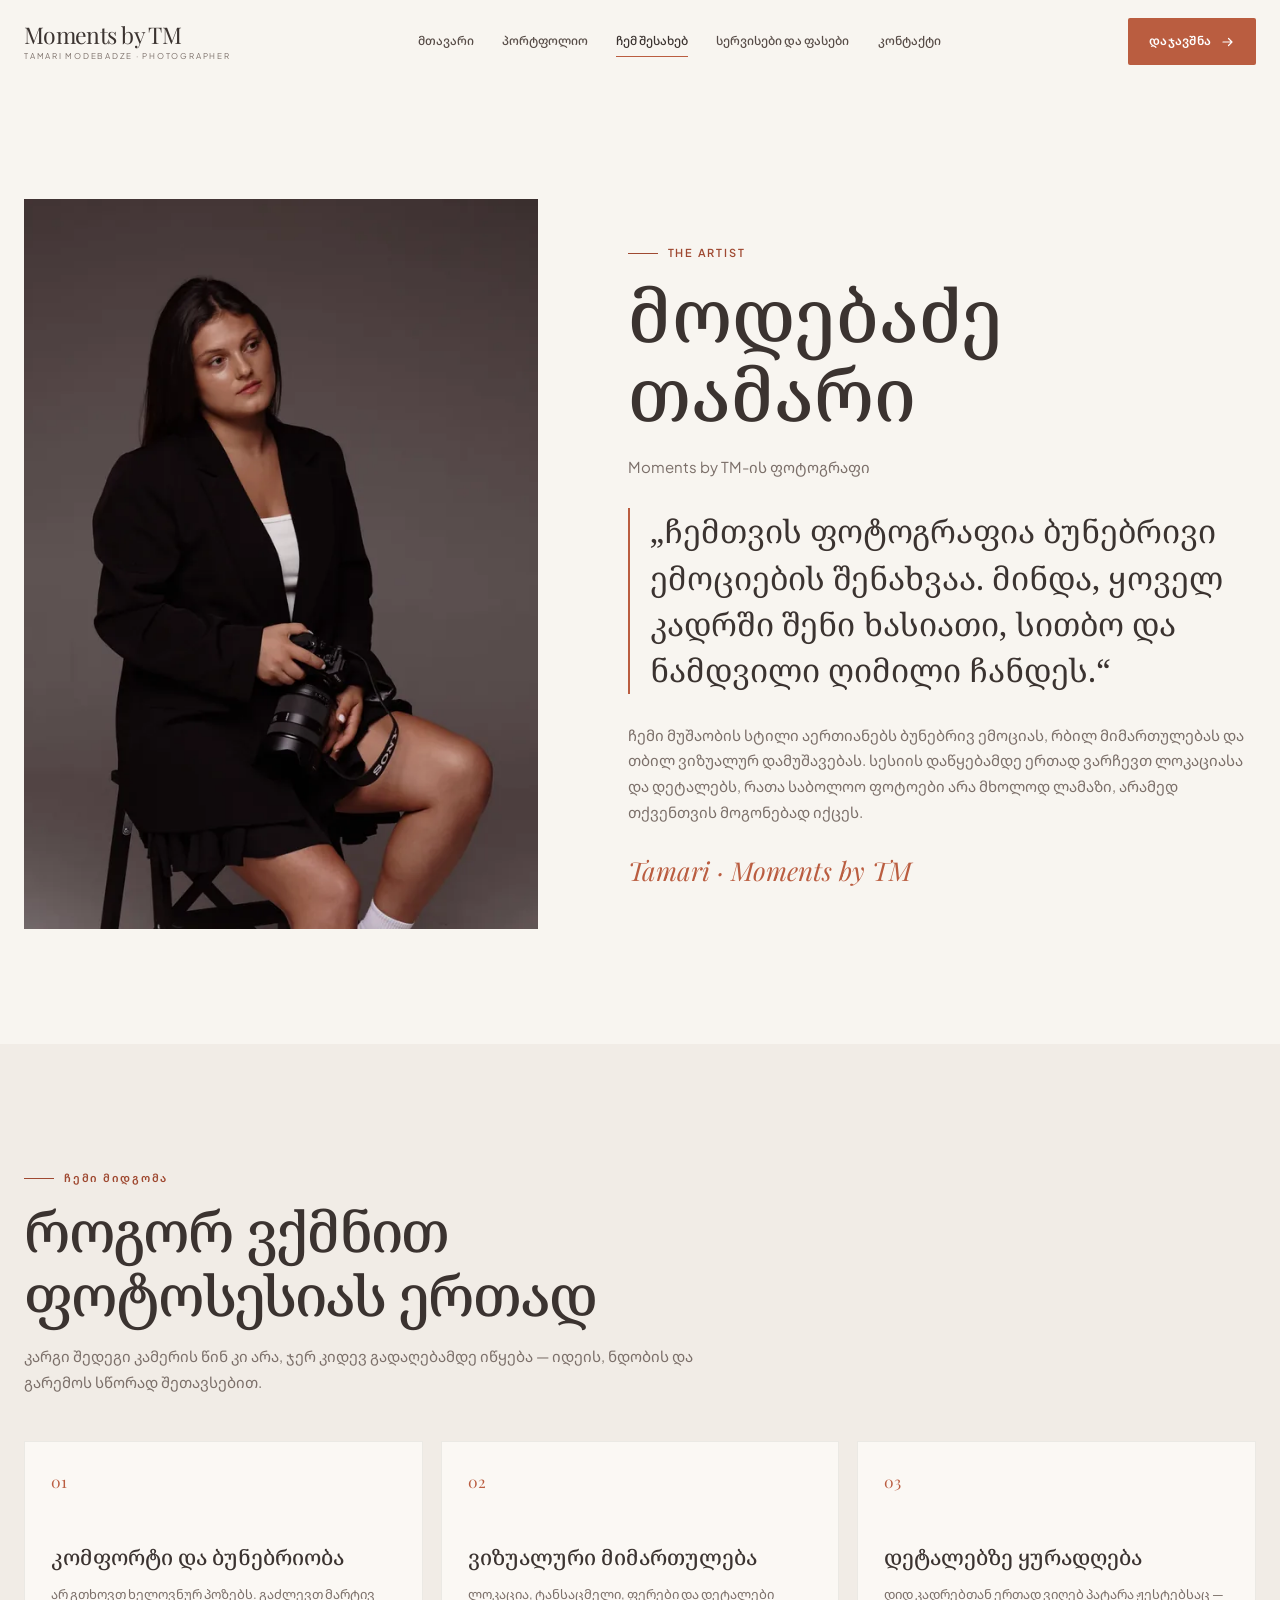
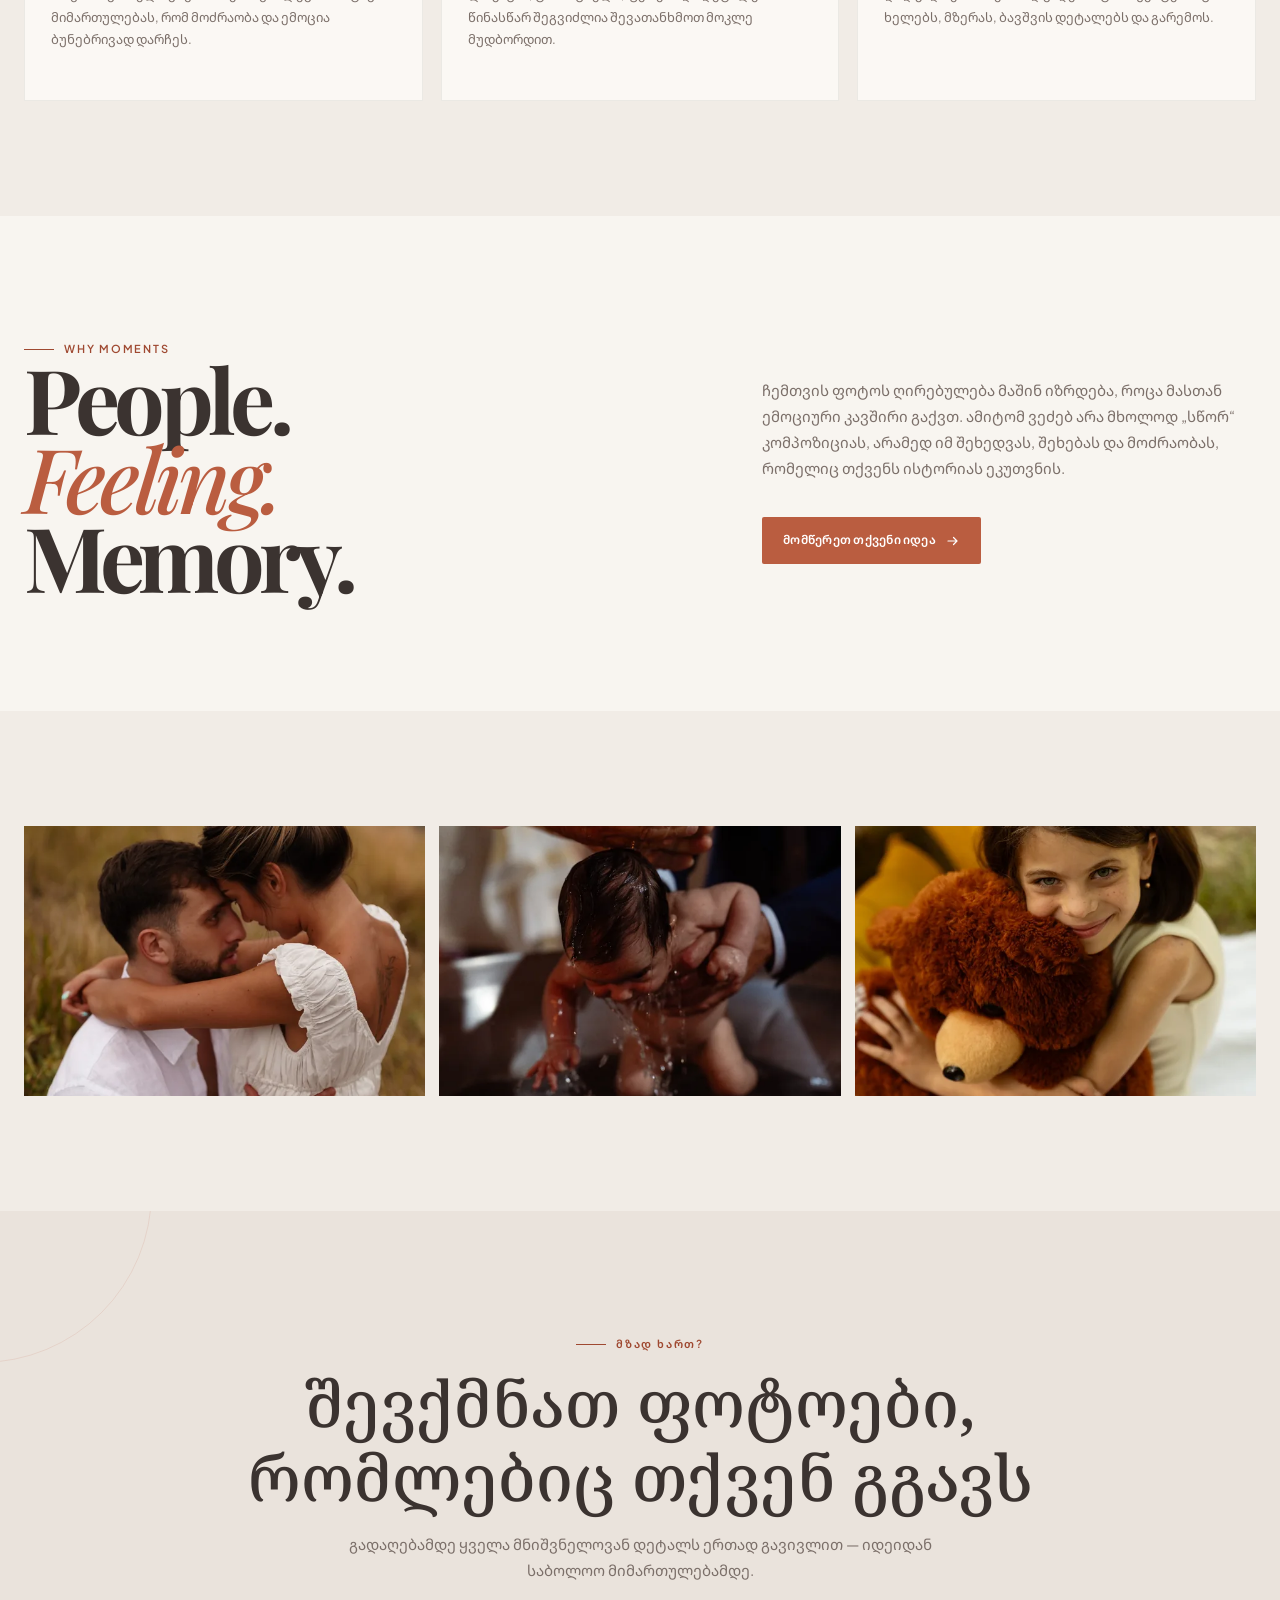
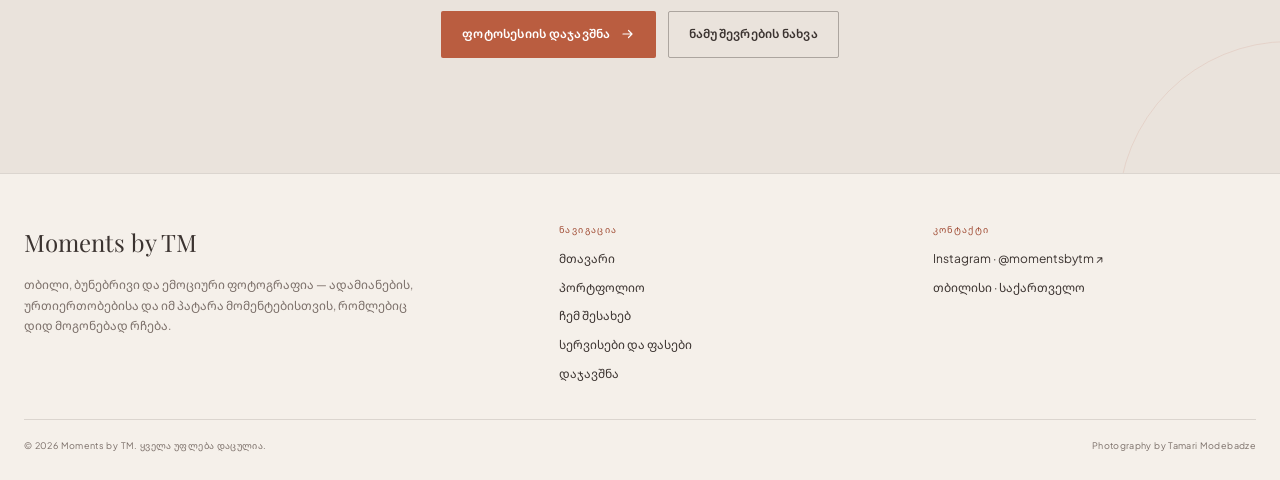
<file: about.html>
<!DOCTYPE html>

<html lang="ka">
<head>
<meta charset="utf-8"/>
<meta content="width=device-width, initial-scale=1" name="viewport"/>
<meta content="#F8F5F0" name="theme-color"/>
<meta content="თამარ მოდებაძე — Moments by TM-ის ფოტოგრაფი. ხედვა, სტილი და მიდგომა." name="description"/>
<title>ჩემ შესახებ — Moments by TM</title>
<script>document.documentElement.classList.add("js")</script>
<link href="assets/css/tailwind.css" rel="stylesheet"/>
<link href="assets/css/styles.css" rel="stylesheet"/>
<script defer="" src="assets/js/app.js"></script>
</head>
<body>
<div class="site-shell">
<div aria-hidden="true" class="scroll-progress"></div>
<a class="skip-link" href="#main">მთავარ კონტენტზე გადასვლა</a>
<header class="site-header">
<div class="header-inner">
<a aria-label="Moments by TM — მთავარი გვერდი" class="brand" href="index.html">
<span class="brand-main">Moments by TM</span>
<span class="brand-sub">Tamari Modebadze · Photographer</span>
</a>
<nav aria-label="მთავარი ნავიგაცია" class="desktop-nav"><a class="nav-link" href="index.html">მთავარი</a><a class="nav-link" href="portfolio.html">პორტფოლიო</a><a class="nav-link active" href="about.html">ჩემ შესახებ</a><a class="nav-link" href="services.html">სერვისები და ფასები</a><a class="nav-link" href="contact.html">კონტაქტი</a></nav>
<div class="header-actions">
<a class="nav-cta" href="contact.html">დაჯავშნა <svg aria-hidden="true" class="btn-arrow" fill="none" height="14" viewbox="0 0 14 14" width="14"><path d="M2 7h9M7.5 3.5 11 7l-3.5 3.5" stroke="currentColor" stroke-linecap="round" stroke-linejoin="round" stroke-width="1.2"></path></svg></a>
<button aria-controls="mobile-menu" aria-expanded="false" aria-label="მენიუს გახსნა" class="menu-toggle" type="button"><span></span></button>
</div>
</div>
</header><div aria-label="მობილური მენიუ" class="mobile-menu" id="mobile-menu">
<nav class="mobile-nav"><a class="" href="index.html">მთავარი</a><a class="" href="portfolio.html">პორტფოლიო</a><a class="active" href="about.html">ჩემ შესახებ</a><a class="" href="services.html">სერვისები და ფასები</a><a class="" href="contact.html">კონტაქტი</a></nav>
<div class="mobile-menu-footer"><span>თბილისი · საქართველო</span><a href="https://www.instagram.com/momentsbytm/" rel="noopener" target="_blank">@momentsbytm ↗</a></div>
</div>
<main class="page-main" id="main">
<section class="section"><div class="container about-hero-grid">
<div class="about-portrait image-reveal"><img alt="Moments by TM-ის ფოტოგრაფი კამერით" sizes="(max-width: 620px) calc(100vw - 28px), (max-width: 1100px) 50vw, 42vw" src="assets/images/photographer-tamari.jpg" srcset="assets/images/photographer-tamari-640.webp 640w, assets/images/photographer-tamari-1280.webp 1280w"/></div>
<div class="about-story reveal"><span class="eyebrow">The artist</span><h1>მოდებაძე თამარი</h1><p class="muted">Moments by TM-ის ფოტოგრაფი</p><p class="pull-quote">„ჩემთვის ფოტოგრაფია ბუნებრივი ემოციების შენახვაა. მინდა, ყოველ კადრში შენი ხასიათი, სითბო და ნამდვილი ღიმილი ჩანდეს.“</p><p class="muted">ჩემი მუშაობის სტილი აერთიანებს ბუნებრივ ემოციას, რბილ მიმართულებას და თბილ ვიზუალურ დამუშავებას. სესიის დაწყებამდე ერთად ვარჩევთ ლოკაციასა და დეტალებს, რათა საბოლოო ფოტოები არა მხოლოდ ლამაზი, არამედ თქვენთვის მოგონებად იქცეს.</p><div class="signature">Tamari · Moments by TM</div></div>
</div></section>
<section class="section section-soft"><div class="container"><div class="section-heading reveal"><span class="eyebrow">ჩემი მიდგომა</span><h2>როგორ ვქმნით ფოტოსესიას ერთად</h2><p>კარგი შედეგი კამერის წინ კი არა, ჯერ კიდევ გადაღებამდე იწყება — იდეის, ნდობის და გარემოს სწორად შეთავსებით.</p></div><div class="value-grid"><article class="value-card reveal"><span class="num">01</span><h3>კომფორტი და ბუნებრიობა</h3><p>არ გთხოვთ ხელოვნურ პოზებს. გაძლევთ მარტივ მიმართულებას, რომ მოძრაობა და ემოცია ბუნებრივად დარჩეს.</p></article><article class="value-card reveal reveal-delay-1"><span class="num">02</span><h3>ვიზუალური მიმართულება</h3><p>ლოკაცია, ტანსაცმელი, ფერები და დეტალები წინასწარ შეგვიძლია შევათანხმოთ მოკლე მუდბორდით.</p></article><article class="value-card reveal reveal-delay-2"><span class="num">03</span><h3>დეტალებზე ყურადღება</h3><p>დიდ კადრებთან ერთად ვიღებ პატარა ჟესტებსაც — ხელებს, მზერას, ბავშვის დეტალებს და გარემოს.</p></article></div></div></section>
<section class="section"><div class="container philosophy-wrap"><div class="reveal"><span class="eyebrow">Why moments</span><h2 class="philosophy-title">People.<br/><em>Feeling.</em><br/>Memory.</h2></div><div class="reveal reveal-delay-1"><p class="muted">ჩემთვის ფოტოს ღირებულება მაშინ იზრდება, როცა მასთან ემოციური კავშირი გაქვთ. ამიტომ ვეძებ არა მხოლოდ „სწორ“ კომპოზიციას, არამედ იმ შეხედვას, შეხებას და მოძრაობას, რომელიც თქვენს ისტორიას ეკუთვნის.</p><a class="btn-primary" href="contact.html" style="margin-top:22px">მომწერეთ თქვენი იდეა <svg aria-hidden="true" class="btn-arrow" fill="none" height="14" viewbox="0 0 14 14" width="14"><path d="M2 7h9M7.5 3.5 11 7l-3.5 3.5" stroke="currentColor" stroke-linecap="round" stroke-linejoin="round" stroke-width="1.2"></path></svg></a></div></div></section>
<section class="section section-soft"><div class="container contact-gallery"><figure class="image-reveal"><img alt="წყვილის ფოტოსესია" loading="lazy" sizes="(max-width: 620px) calc(100vw - 28px), (max-width: 1100px) 50vw, 42vw" src="assets/images/couple-embrace-field.jpg" srcset="assets/images/couple-embrace-field-640.webp 640w, assets/images/couple-embrace-field-1280.webp 1280w"/></figure><figure class="image-reveal"><img alt="ნათლობის ფოტოგრაფია" loading="lazy" sizes="(max-width: 620px) calc(100vw - 28px), (max-width: 1100px) 50vw, 42vw" src="assets/images/baptism-water.jpg" srcset="assets/images/baptism-water-640.webp 640w, assets/images/baptism-water-1280.webp 1280w"/></figure><figure class="image-reveal"><img alt="ბავშვის ფოტოსესია" loading="lazy" sizes="(max-width: 620px) calc(100vw - 28px), (max-width: 1100px) 50vw, 42vw" src="assets/images/child-teddy.jpg" srcset="assets/images/child-teddy-640.webp 640w, assets/images/child-teddy-1280.webp 1280w"/></figure></div></section>
<section class="cta-band"><div class="container reveal"><span class="eyebrow">მზად ხართ?</span><h2>შევქმნათ ფოტოები, რომლებიც თქვენ გგავს</h2><p>გადაღებამდე ყველა მნიშვნელოვან დეტალს ერთად გავივლით — იდეიდან საბოლოო მიმართულებამდე.</p><div class="cta-actions"><a class="btn-primary" href="contact.html">ფოტოსესიის დაჯავშნა <svg aria-hidden="true" class="btn-arrow" fill="none" height="14" viewbox="0 0 14 14" width="14"><path d="M2 7h9M7.5 3.5 11 7l-3.5 3.5" stroke="currentColor" stroke-linecap="round" stroke-linejoin="round" stroke-width="1.2"></path></svg></a><a class="btn-secondary" href="portfolio.html">ნამუშევრების ნახვა</a></div></div></section>
</main>
<footer class="site-footer">
<div class="container">
<div class="footer-grid">
<div>
<div class="footer-brand">Moments by TM</div>
<p class="footer-copy">თბილი, ბუნებრივი და ემოციური ფოტოგრაფია — ადამიანების, ურთიერთობებისა და იმ პატარა მომენტებისთვის, რომლებიც დიდ მოგონებად რჩება.</p>
</div>
<div>
<div class="footer-title">ნავიგაცია</div>
<div class="footer-links">
<a href="index.html">მთავარი</a><a href="portfolio.html">პორტფოლიო</a><a href="about.html">ჩემ შესახებ</a><a href="services.html">სერვისები და ფასები</a><a href="contact.html">დაჯავშნა</a>
</div>
</div>
<div>
<div class="footer-title">კონტაქტი</div>
<div class="footer-links">
<a href="https://www.instagram.com/momentsbytm/" rel="noopener" target="_blank">Instagram · @momentsbytm ↗</a>
<span>თბილისი · საქართველო</span>
</div>
</div>
</div>
<div class="footer-bottom"><span>© <span data-year=""></span> Moments by TM. ყველა უფლება დაცულია.</span><span>Photography by Tamari Modebadze</span></div>
</div>
</footer>
</div>
</body>
</html>
</file>
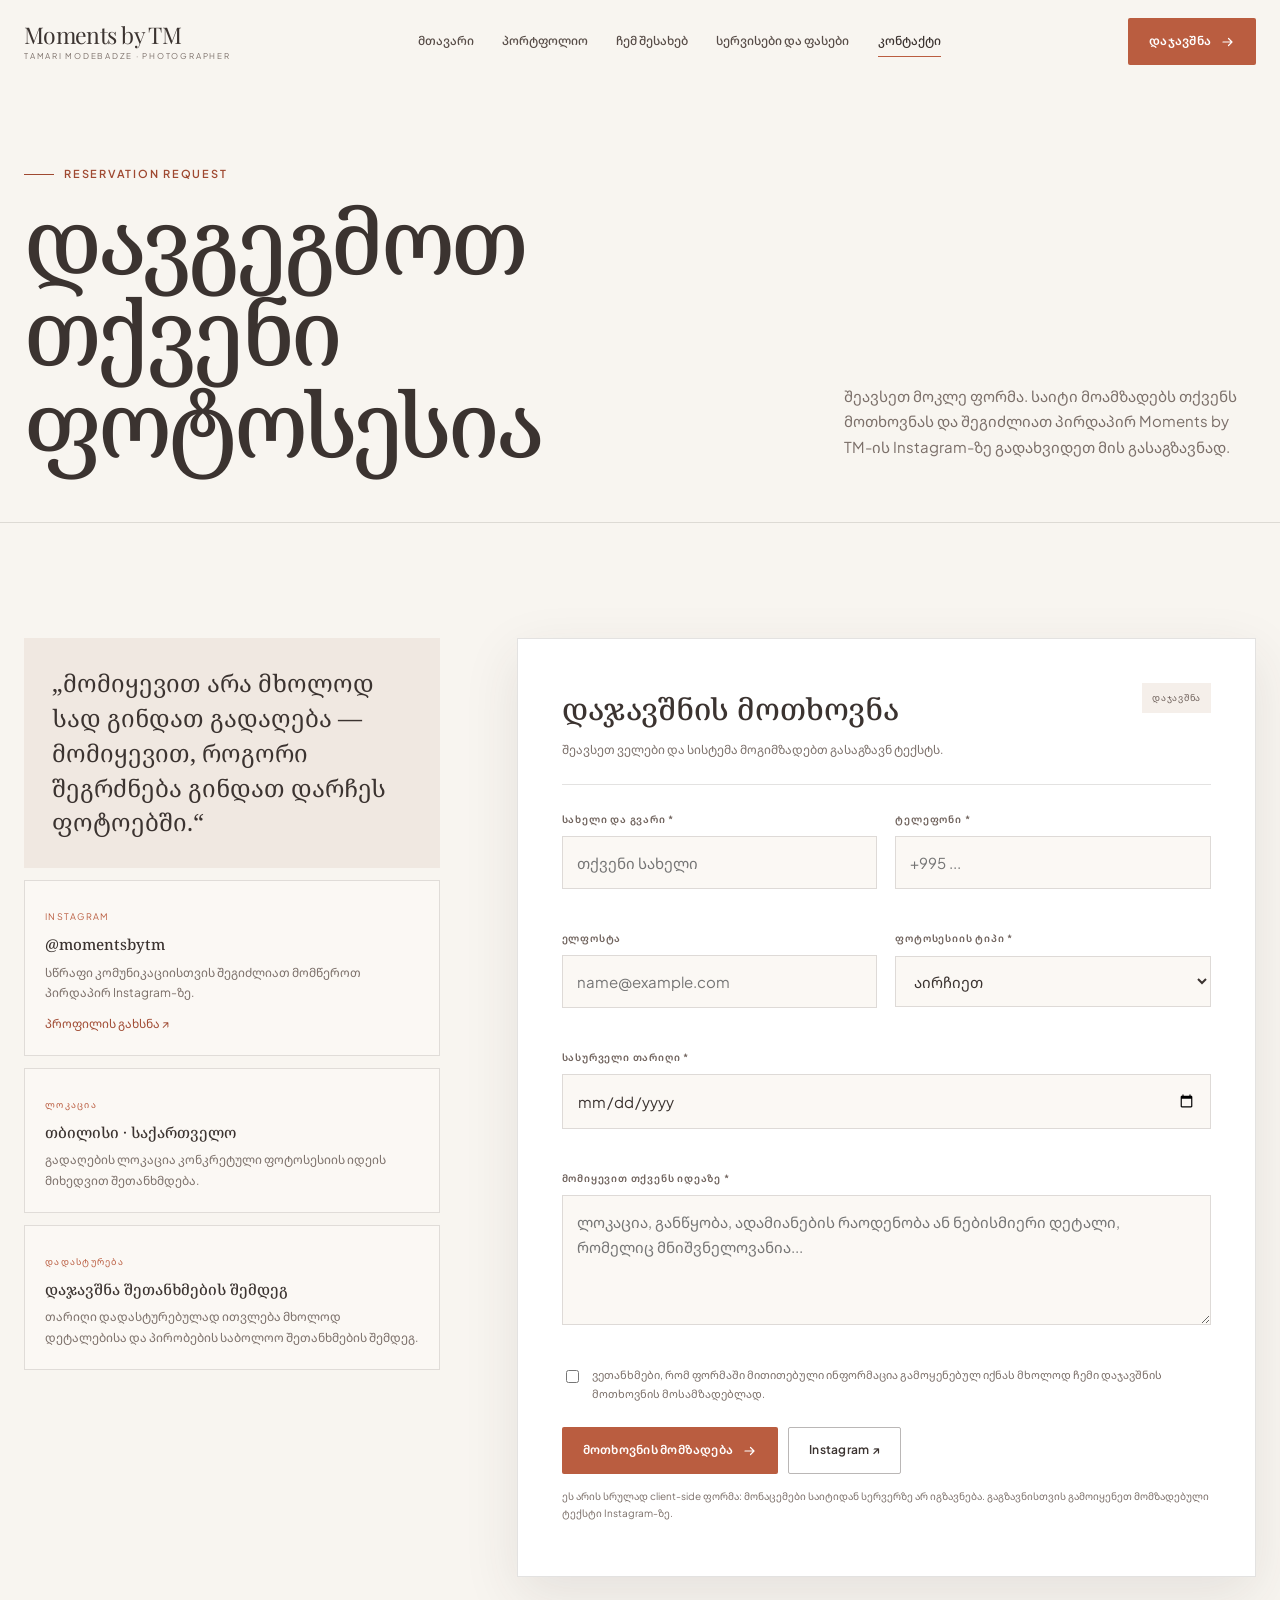
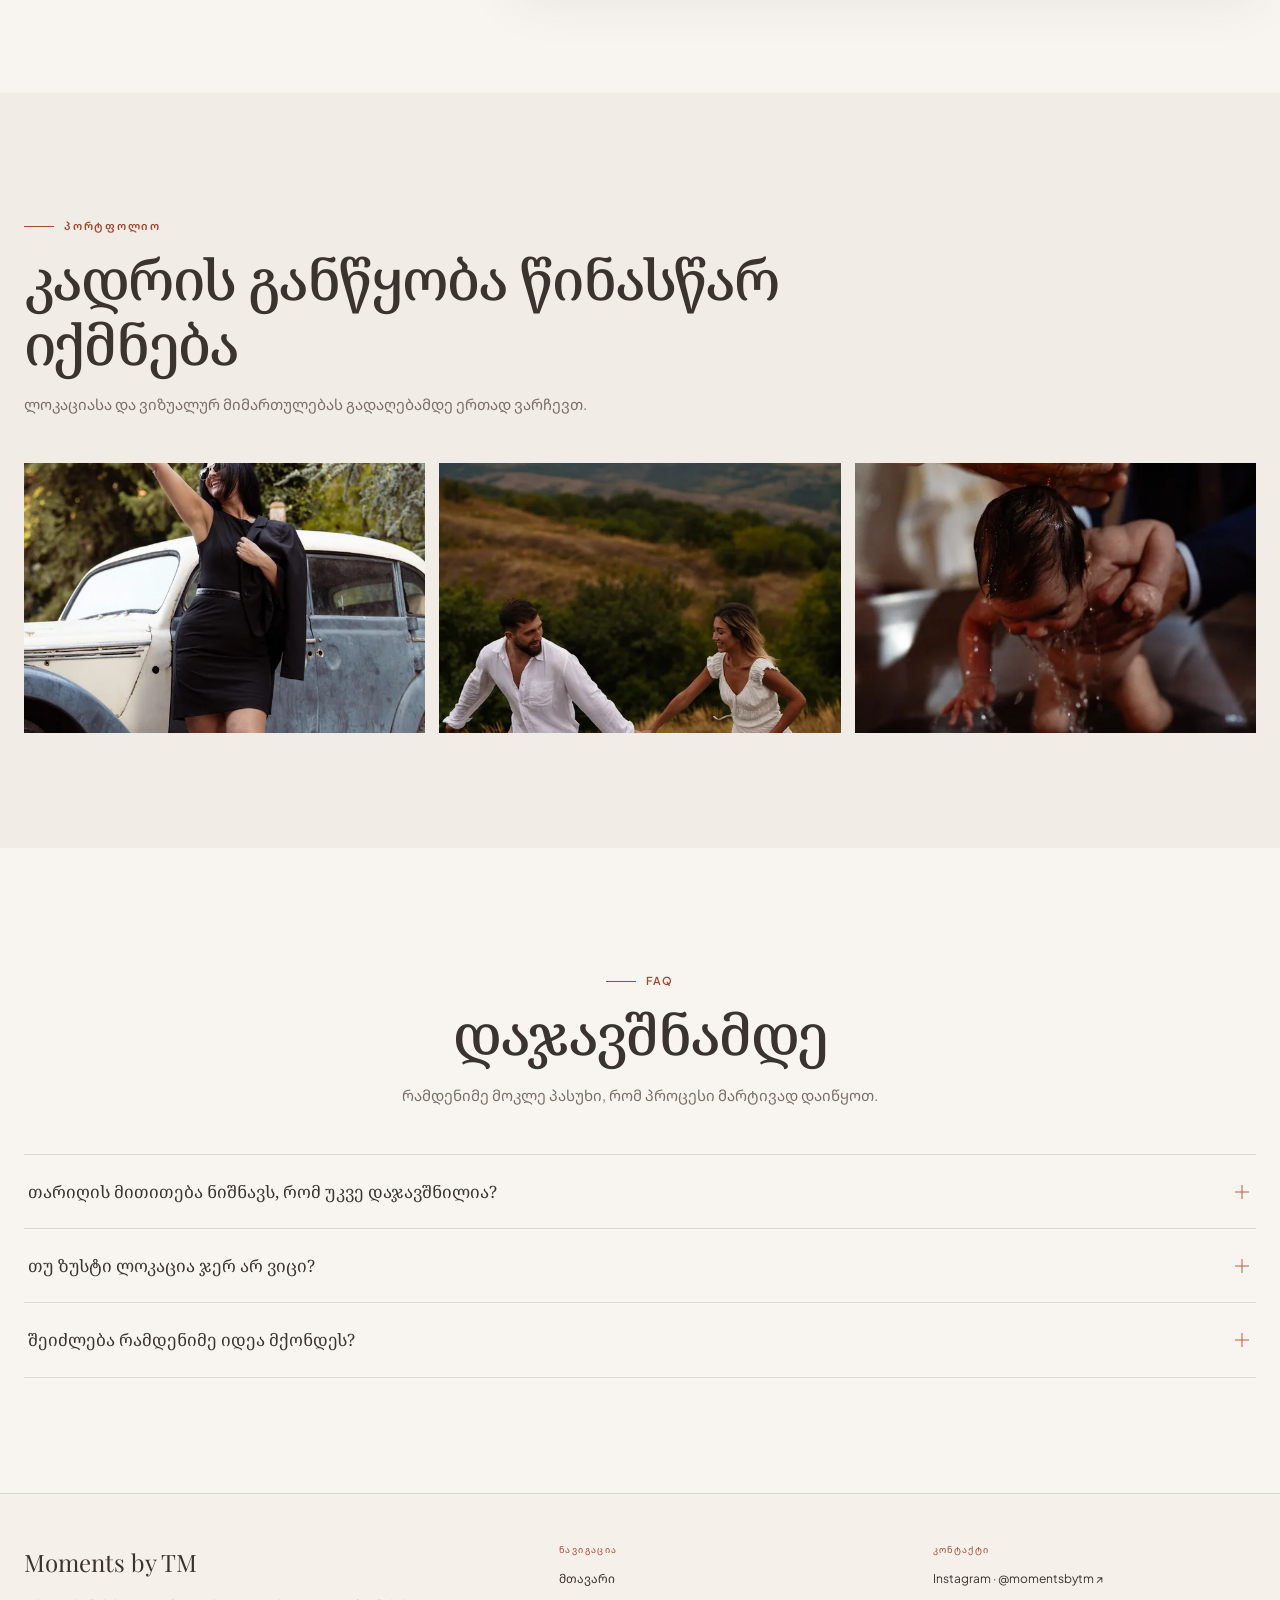
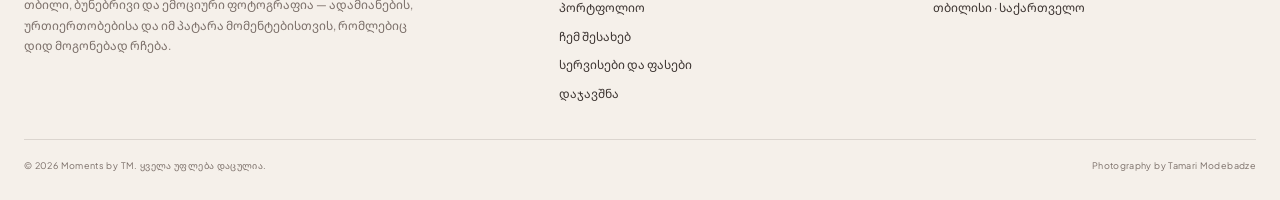
<file: contact.html>
<!DOCTYPE html>

<html lang="ka">
<head>
<meta charset="utf-8"/>
<meta content="width=device-width, initial-scale=1" name="viewport"/>
<meta content="#F8F5F0" name="theme-color"/>
<meta content="Moments by TM-ის ფოტოსესიის დაჯავშნის მოთხოვნა და საკონტაქტო ინფორმაცია." name="description"/>
<title>დაჯავშნა — Moments by TM</title>
<script>document.documentElement.classList.add("js")</script>
<link href="assets/css/tailwind.css" rel="stylesheet"/>
<link href="assets/css/styles.css" rel="stylesheet"/>
<script defer="" src="assets/js/app.js"></script>
</head>
<body>
<div class="site-shell">
<div aria-hidden="true" class="scroll-progress"></div>
<a class="skip-link" href="#main">მთავარ კონტენტზე გადასვლა</a>
<header class="site-header">
<div class="header-inner">
<a aria-label="Moments by TM — მთავარი გვერდი" class="brand" href="index.html">
<span class="brand-main">Moments by TM</span>
<span class="brand-sub">Tamari Modebadze · Photographer</span>
</a>
<nav aria-label="მთავარი ნავიგაცია" class="desktop-nav"><a class="nav-link" href="index.html">მთავარი</a><a class="nav-link" href="portfolio.html">პორტფოლიო</a><a class="nav-link" href="about.html">ჩემ შესახებ</a><a class="nav-link" href="services.html">სერვისები და ფასები</a><a class="nav-link active" href="contact.html">კონტაქტი</a></nav>
<div class="header-actions">
<a class="nav-cta" href="contact.html">დაჯავშნა <svg aria-hidden="true" class="btn-arrow" fill="none" height="14" viewbox="0 0 14 14" width="14"><path d="M2 7h9M7.5 3.5 11 7l-3.5 3.5" stroke="currentColor" stroke-linecap="round" stroke-linejoin="round" stroke-width="1.2"></path></svg></a>
<button aria-controls="mobile-menu" aria-expanded="false" aria-label="მენიუს გახსნა" class="menu-toggle" type="button"><span></span></button>
</div>
</div>
</header><div aria-label="მობილური მენიუ" class="mobile-menu" id="mobile-menu">
<nav class="mobile-nav"><a class="" href="index.html">მთავარი</a><a class="" href="portfolio.html">პორტფოლიო</a><a class="" href="about.html">ჩემ შესახებ</a><a class="" href="services.html">სერვისები და ფასები</a><a class="active" href="contact.html">კონტაქტი</a></nav>
<div class="mobile-menu-footer"><span>თბილისი · საქართველო</span><a href="https://www.instagram.com/momentsbytm/" rel="noopener" target="_blank">@momentsbytm ↗</a></div>
</div>
<main class="page-main" id="main">
<section class="page-hero"><div class="container page-hero-grid"><div class="reveal"><span class="eyebrow">Reservation request</span><h1>დავგეგმოთ თქვენი ფოტოსესია</h1></div><p class="reveal reveal-delay-1">შეავსეთ მოკლე ფორმა. საიტი მოამზადებს თქვენს მოთხოვნას და შეგიძლიათ პირდაპირ Moments by TM-ის Instagram-ზე გადახვიდეთ მის გასაგზავნად.</p></div></section>
<section class="section"><div class="container contact-grid">
<aside class="contact-panel reveal">
<div class="contact-quote">„მომიყევით არა მხოლოდ სად გინდათ გადაღება — მომიყევით, როგორი შეგრძნება გინდათ დარჩეს ფოტოებში.“</div>
<div class="contact-card"><span class="label">Instagram</span><strong>@momentsbytm</strong><p>სწრაფი კომუნიკაციისთვის შეგიძლიათ მომწეროთ პირდაპირ Instagram-ზე.</p><a href="https://www.instagram.com/momentsbytm/" rel="noopener" style="display:inline-block;margin-top:10px;color:var(--terracotta-dark);font-size:12px" target="_blank">პროფილის გახსნა ↗</a></div>
<div class="contact-card"><span class="label">ლოკაცია</span><strong>თბილისი · საქართველო</strong><p>გადაღების ლოკაცია კონკრეტული ფოტოსესიის იდეის მიხედვით შეთანხმდება.</p></div>
<div class="contact-card"><span class="label">დადასტურება</span><strong>დაჯავშნა შეთანხმების შემდეგ</strong><p>თარიღი დადასტურებულად ითვლება მხოლოდ დეტალებისა და პირობების საბოლოო შეთანხმების შემდეგ.</p></div>
</aside>
<form class="booking-form reveal reveal-delay-1" id="booking-form" novalidate="">
<div class="form-head"><div><h2>დაჯავშნის მოთხოვნა</h2><p>შეავსეთ ველები და სისტემა მოგიმზადებთ გასაგზავნ ტექსტს.</p></div><span class="form-status-badge">დაჯავშნა</span></div>
<div class="form-grid">
<div class="form-field"><label for="name">სახელი და გვარი *</label><input autocomplete="name" id="name" name="name" placeholder="თქვენი სახელი" type="text"/><span class="error" data-error-for="name"></span></div>
<div class="form-field"><label for="phone">ტელეფონი *</label><input autocomplete="tel" id="phone" name="phone" placeholder="+995 ..." type="tel"/><span class="error" data-error-for="phone"></span></div>
<div class="form-field"><label for="email">ელფოსტა</label><input autocomplete="email" id="email" name="email" placeholder="name@example.com" type="email"/><span class="error" data-error-for="email"></span></div>
<div class="form-field"><label for="session">ფოტოსესიის ტიპი *</label><select id="session" name="session"><option value="">აირჩიეთ</option><option value="portrait">ინდივიდუალური — 200 ₾</option><option value="couple">წყვილის ფოტოსესია — 250 ₾</option><option value="family">საოჯახო — 250 ₾</option><option value="celebration">ნათლობა / ჯვრისწერა / დაბადების დღე — 350 ₾</option><option value="wedding">ქორწილი — 1,500 ₾-დან</option></select><span class="error" data-error-for="session"></span></div>
<div class="form-field full"><label for="date">სასურველი თარიღი *</label><input id="date" name="date" type="date"/><span class="error" data-error-for="date"></span></div>
<div class="form-field full"><label for="message">მომიყევით თქვენს იდეაზე *</label><textarea id="message" name="message" placeholder="ლოკაცია, განწყობა, ადამიანების რაოდენობა ან ნებისმიერი დეტალი, რომელიც მნიშვნელოვანია..."></textarea><span class="error" data-error-for="message"></span></div>
</div>
<label class="consent" for="consent"><input id="consent" type="checkbox"/><span>ვეთანხმები, რომ ფორმაში მითითებული ინფორმაცია გამოყენებულ იქნას მხოლოდ ჩემი დაჯავშნის მოთხოვნის მოსამზადებლად.</span></label><div class="error" data-error-for="consent"></div>
<div class="form-actions"><button class="btn-primary" type="submit">მოთხოვნის მომზადება <svg aria-hidden="true" class="btn-arrow" fill="none" height="14" viewbox="0 0 14 14" width="14"><path d="M2 7h9M7.5 3.5 11 7l-3.5 3.5" stroke="currentColor" stroke-linecap="round" stroke-linejoin="round" stroke-width="1.2"></path></svg></button><a class="btn-secondary" href="https://www.instagram.com/momentsbytm/" rel="noopener" target="_blank">Instagram ↗</a></div>
<p class="form-note">ეს არის სრულად client-side ფორმა: მონაცემები საიტიდან სერვერზე არ იგზავნება. გაგზავნისთვის გამოიყენეთ მომზადებული ტექსტი Instagram-ზე.</p>
<div aria-live="polite" class="form-success" role="status">მოთხოვნის ტექსტი მზადაა და დაკოპირდა. გახსენით <a href="https://www.instagram.com/momentsbytm/" rel="noopener" style="text-decoration:underline" target="_blank">@momentsbytm</a> და ჩასვით შეტყობინებაში.</div>
</form>
</div></section>
<section class="section section-soft"><div class="container"><div class="section-heading reveal"><span class="eyebrow">პორტფოლიო</span><h2>კადრის განწყობა წინასწარ იქმნება</h2><p>ლოკაციასა და ვიზუალურ მიმართულებას გადაღებამდე ერთად ვარჩევთ.</p></div><div class="contact-gallery"><figure class="image-reveal"><img alt="ინდივიდუალური ფოტოსესია" loading="lazy" sizes="(max-width: 620px) calc(100vw - 28px), (max-width: 1100px) 50vw, 42vw" src="assets/images/portrait-vintage-car.jpg" srcset="assets/images/portrait-vintage-car-640.webp 640w, assets/images/portrait-vintage-car-1280.webp 1280w"/></figure><figure class="image-reveal"><img alt="წყვილის ფოტოსესია" loading="lazy" sizes="(max-width: 620px) calc(100vw - 28px), (max-width: 1100px) 50vw, 42vw" src="assets/images/couple-running-field.jpg" srcset="assets/images/couple-running-field-640.webp 640w, assets/images/couple-running-field-1280.webp 1280w"/></figure><figure class="image-reveal"><img alt="ნათლობის ფოტოგრაფია" loading="lazy" sizes="(max-width: 620px) calc(100vw - 28px), (max-width: 1100px) 50vw, 42vw" src="assets/images/baptism-water.jpg" srcset="assets/images/baptism-water-640.webp 640w, assets/images/baptism-water-1280.webp 1280w"/></figure></div></div></section>
<section class="section"><div class="container"><div class="section-heading center reveal"><span class="eyebrow">FAQ</span><h2>დაჯავშნამდე</h2><p>რამდენიმე მოკლე პასუხი, რომ პროცესი მარტივად დაიწყოთ.</p></div><div class="faq-list reveal"><div class="faq-item"><button aria-expanded="false" class="faq-question" type="button">თარიღის მითითება ნიშნავს, რომ უკვე დაჯავშნილია?<span aria-hidden="true" class="faq-icon"></span></button><div class="faq-answer"><div><p>არა. ფორმა არის მოთხოვნა. თარიღი საბოლოოდ დადასტურდება მას შემდეგ, რაც დეტალებს შეთანხმდებით.</p></div></div></div><div class="faq-item"><button aria-expanded="false" class="faq-question" type="button">თუ ზუსტი ლოკაცია ჯერ არ ვიცი?<span aria-hidden="true" class="faq-icon"></span></button><div class="faq-answer"><div><p>შეგიძლიათ უბრალოდ აღწეროთ სასურველი განწყობა. შესაბამისი ლოკაციის არჩევა შემდეგ ეტაპზე შეგვიძლია.</p></div></div></div><div class="faq-item"><button aria-expanded="false" class="faq-question" type="button">შეიძლება რამდენიმე იდეა მქონდეს?<span aria-hidden="true" class="faq-icon"></span></button><div class="faq-answer"><div><p>რა თქმა უნდა. ფორმაში ჩამოწერეთ ყველა ვარიანტი და საბოლოო მიმართულებას კომუნიკაციისას ავარჩევთ.</p></div></div></div></div></div></section>
</main>
<footer class="site-footer">
<div class="container">
<div class="footer-grid">
<div>
<div class="footer-brand">Moments by TM</div>
<p class="footer-copy">თბილი, ბუნებრივი და ემოციური ფოტოგრაფია — ადამიანების, ურთიერთობებისა და იმ პატარა მომენტებისთვის, რომლებიც დიდ მოგონებად რჩება.</p>
</div>
<div>
<div class="footer-title">ნავიგაცია</div>
<div class="footer-links">
<a href="index.html">მთავარი</a><a href="portfolio.html">პორტფოლიო</a><a href="about.html">ჩემ შესახებ</a><a href="services.html">სერვისები და ფასები</a><a href="contact.html">დაჯავშნა</a>
</div>
</div>
<div>
<div class="footer-title">კონტაქტი</div>
<div class="footer-links">
<a href="https://www.instagram.com/momentsbytm/" rel="noopener" target="_blank">Instagram · @momentsbytm ↗</a>
<span>თბილისი · საქართველო</span>
</div>
</div>
</div>
<div class="footer-bottom"><span>© <span data-year=""></span> Moments by TM. ყველა უფლება დაცულია.</span><span>Photography by Tamari Modebadze</span></div>
</div>
</footer>
</div>
</body>
</html>
</file>
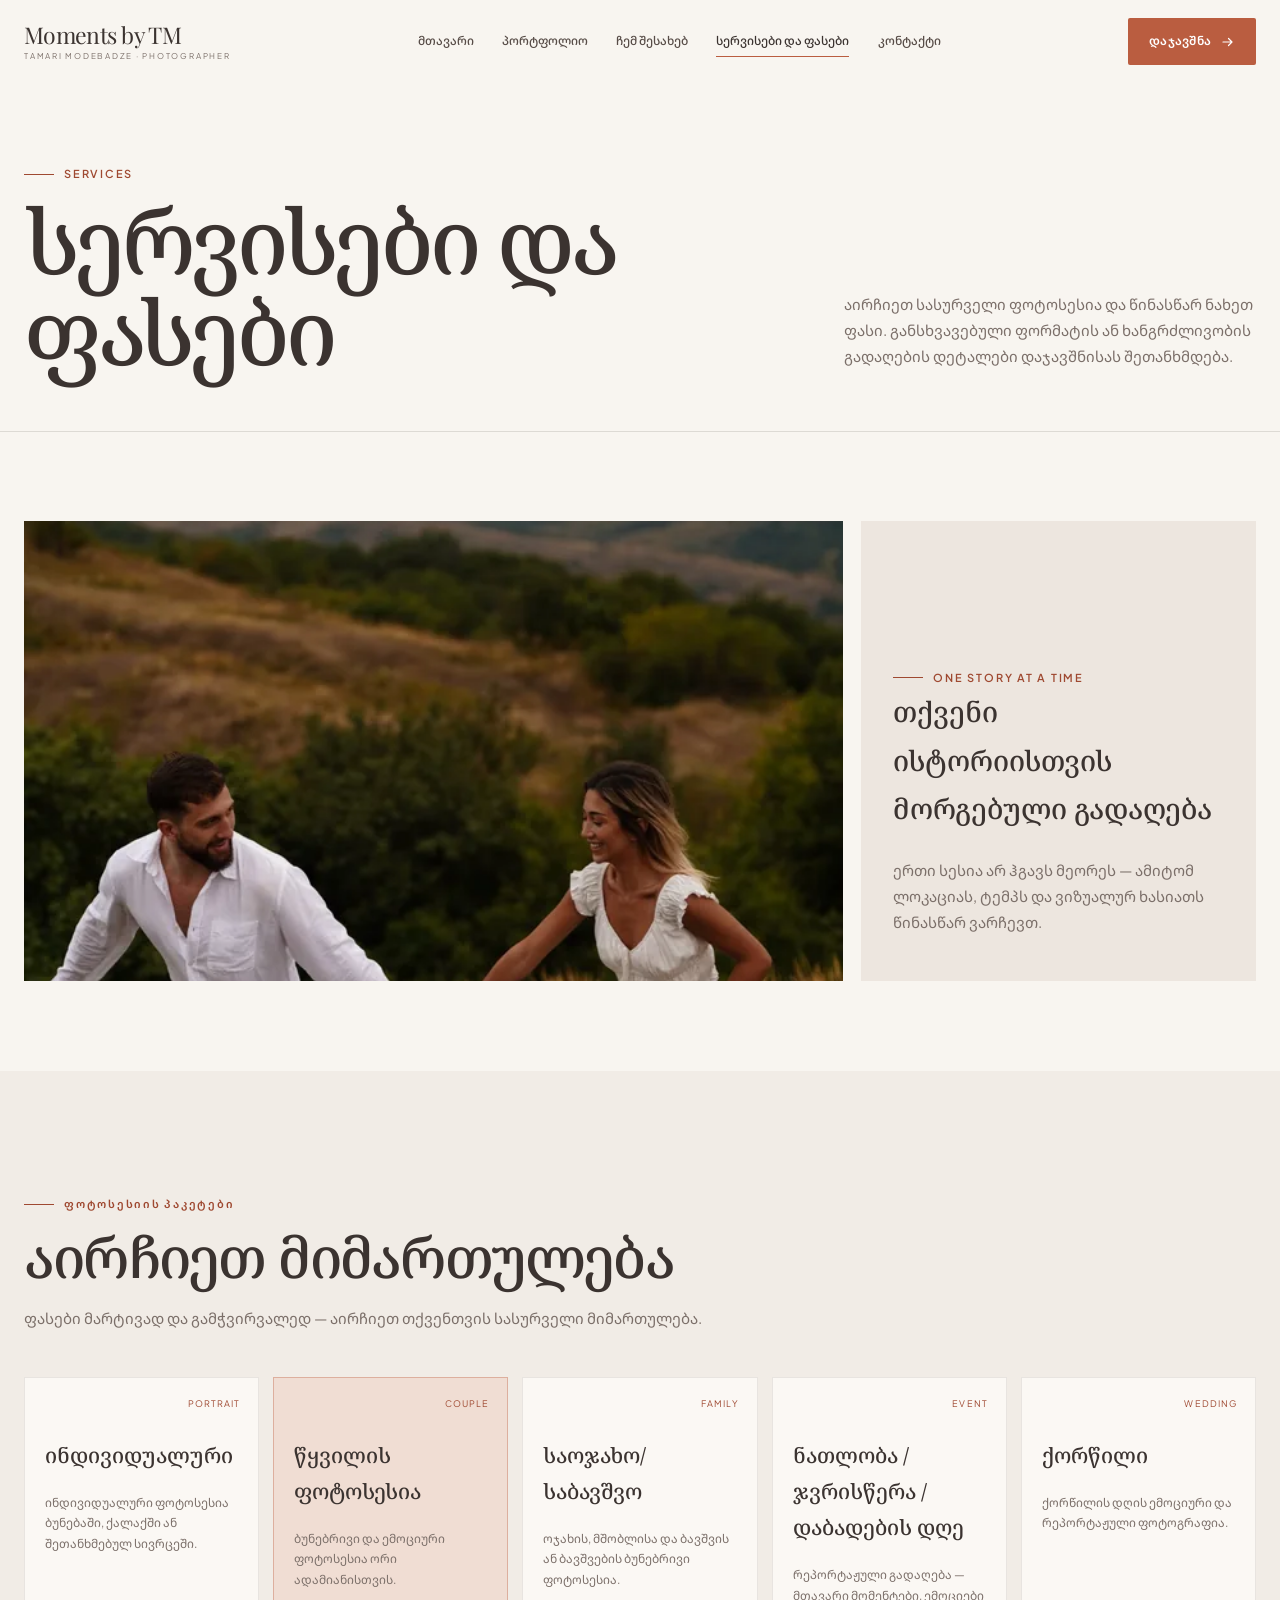
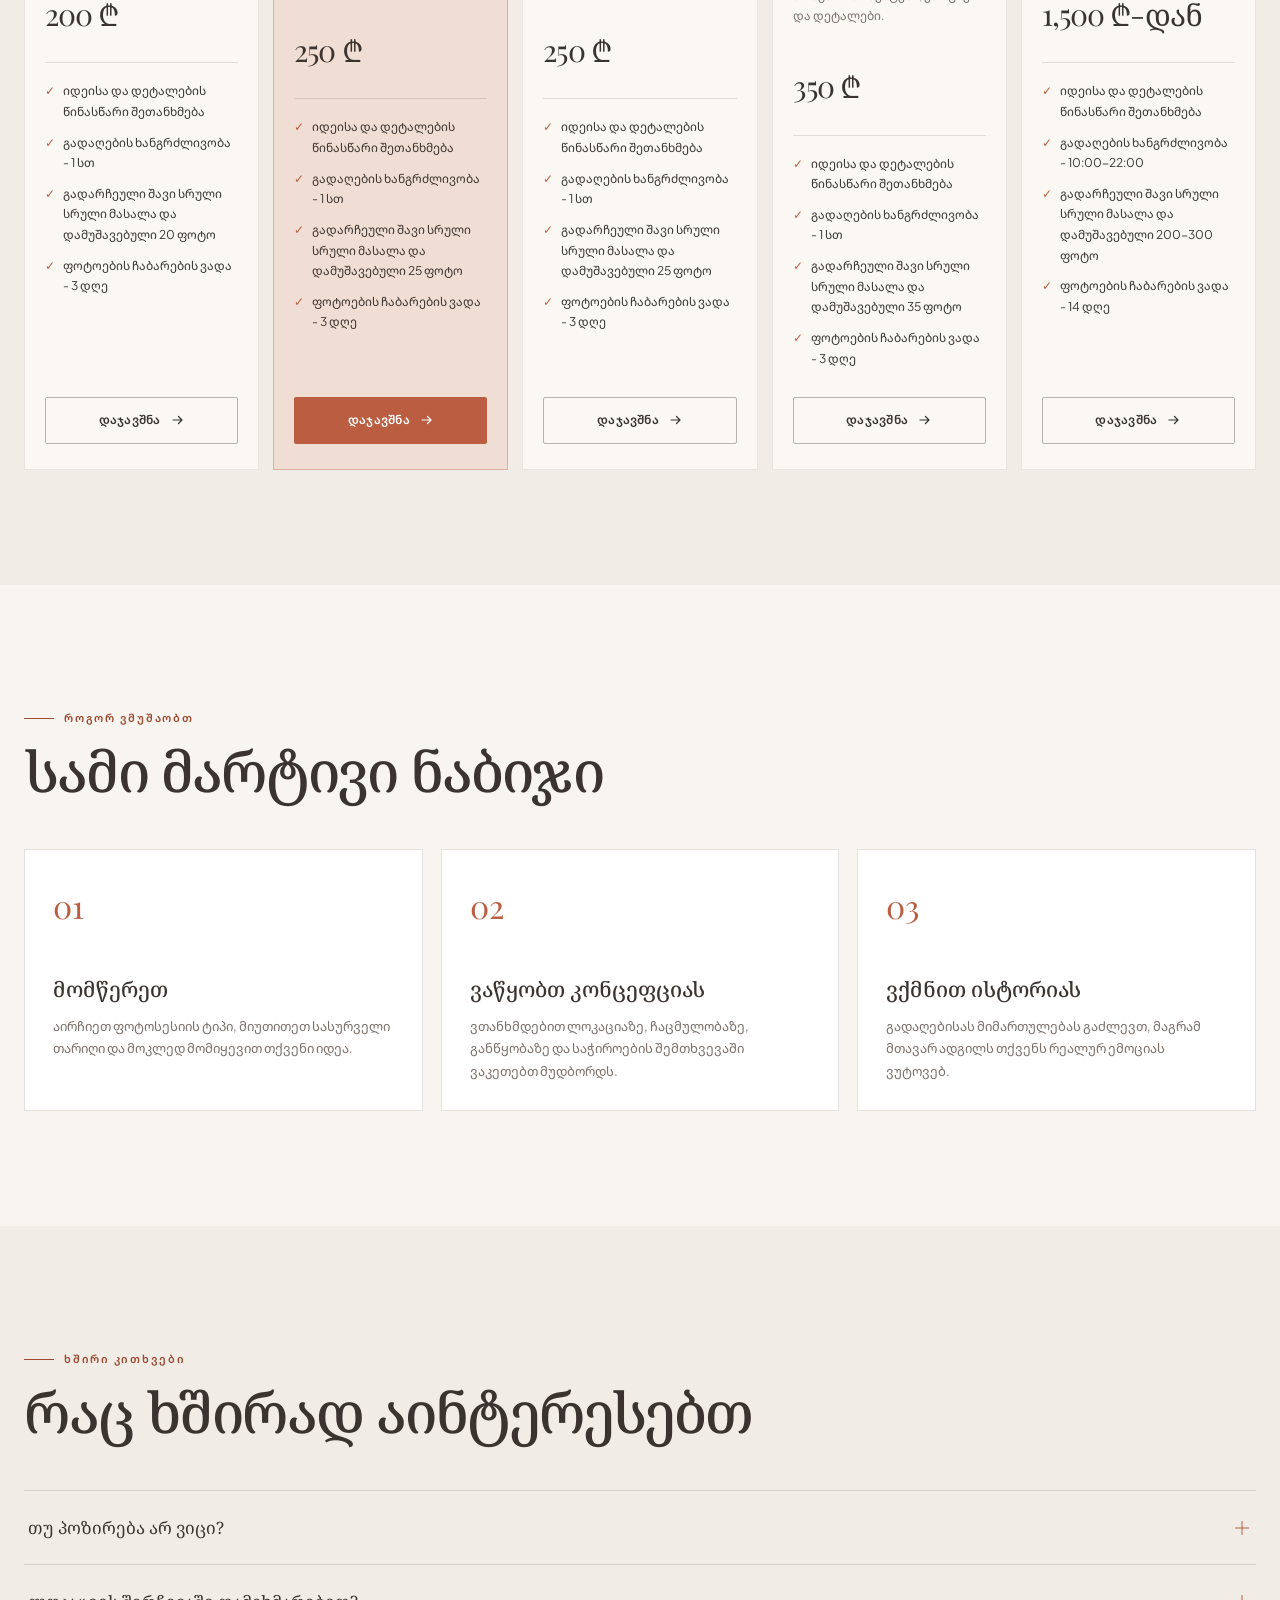
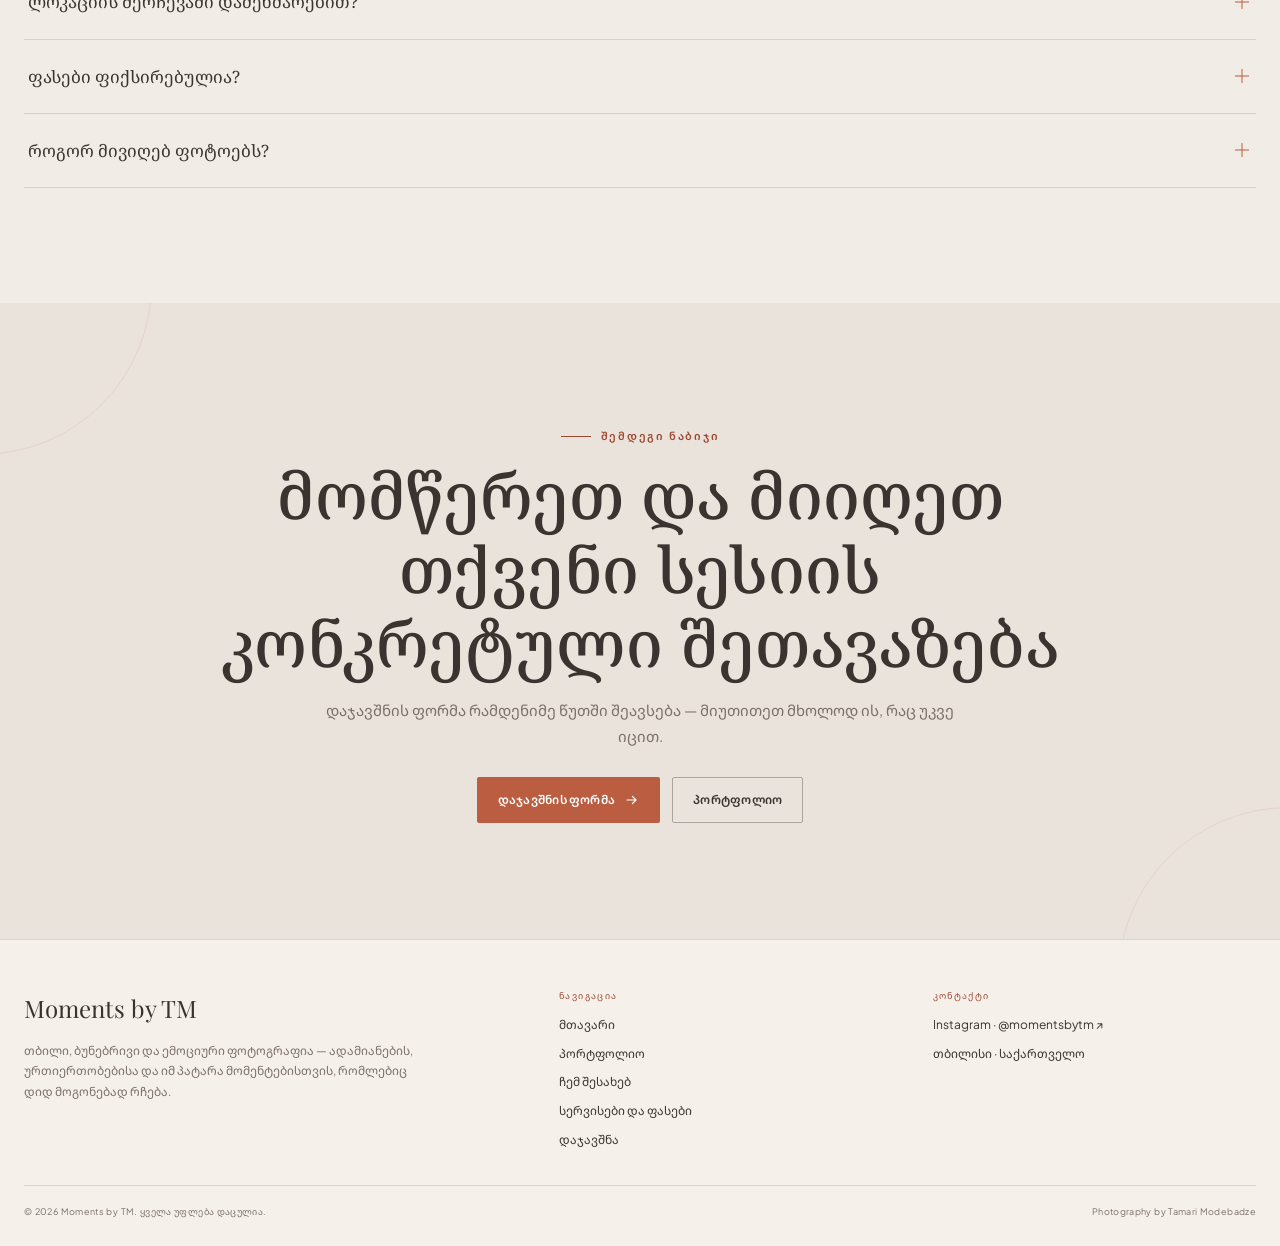
<file: services.html>
<!DOCTYPE html>

<html lang="ka">
<head>
<meta charset="utf-8"/>
<meta content="width=device-width, initial-scale=1" name="viewport"/>
<meta content="#F8F5F0" name="theme-color"/>
<meta content="ფოტოსესიის მიმართულებები, პროცესი და ფასის მოთხოვნის ფორმატი Moments by TM-ში." name="description"/>
<title>სერვისები და ფასები — Moments by TM</title>
<script>document.documentElement.classList.add("js")</script>
<link href="assets/css/tailwind.css" rel="stylesheet"/>
<link href="assets/css/styles.css" rel="stylesheet"/>
<script defer="" src="assets/js/app.js"></script>
</head>
<body>
<div class="site-shell">
<div aria-hidden="true" class="scroll-progress"></div>
<a class="skip-link" href="#main">მთავარ კონტენტზე გადასვლა</a>
<header class="site-header">
<div class="header-inner">
<a aria-label="Moments by TM — მთავარი გვერდი" class="brand" href="index.html">
<span class="brand-main">Moments by TM</span>
<span class="brand-sub">Tamari Modebadze · Photographer</span>
</a>
<nav aria-label="მთავარი ნავიგაცია" class="desktop-nav"><a class="nav-link" href="index.html">მთავარი</a><a class="nav-link" href="portfolio.html">პორტფოლიო</a><a class="nav-link" href="about.html">ჩემ შესახებ</a><a class="nav-link active" href="services.html">სერვისები და ფასები</a><a class="nav-link" href="contact.html">კონტაქტი</a></nav>
<div class="header-actions">
<a class="nav-cta" href="contact.html">დაჯავშნა <svg aria-hidden="true" class="btn-arrow" fill="none" height="14" viewbox="0 0 14 14" width="14"><path d="M2 7h9M7.5 3.5 11 7l-3.5 3.5" stroke="currentColor" stroke-linecap="round" stroke-linejoin="round" stroke-width="1.2"></path></svg></a>
<button aria-controls="mobile-menu" aria-expanded="false" aria-label="მენიუს გახსნა" class="menu-toggle" type="button"><span></span></button>
</div>
</div>
</header><div aria-label="მობილური მენიუ" class="mobile-menu" id="mobile-menu">
<nav class="mobile-nav"><a class="" href="index.html">მთავარი</a><a class="" href="portfolio.html">პორტფოლიო</a><a class="" href="about.html">ჩემ შესახებ</a><a class="active" href="services.html">სერვისები და ფასები</a><a class="" href="contact.html">კონტაქტი</a></nav>
<div class="mobile-menu-footer"><span>თბილისი · საქართველო</span><a href="https://www.instagram.com/momentsbytm/" rel="noopener" target="_blank">@momentsbytm ↗</a></div>
</div>
<main class="page-main" id="main">
<section class="page-hero"><div class="container page-hero-grid"><div class="reveal"><span class="eyebrow">Services</span><h1>სერვისები და ფასები</h1></div><p class="reveal reveal-delay-1">აირჩიეთ სასურველი ფოტოსესია და წინასწარ ნახეთ ფასი. განსხვავებული ფორმატის ან ხანგრძლივობის გადაღების დეტალები დაჯავშნისას შეთანხმდება.</p></div></section>
<section class="section-tight"><div class="container service-intro-media"><div class="image-main image-reveal"><img alt="წყვილის ფოტოსესია ბუნებაში" loading="lazy" sizes="(max-width: 620px) calc(100vw - 28px), (max-width: 1100px) 50vw, 42vw" src="assets/images/couple-running-field.jpg" srcset="assets/images/couple-running-field-640.webp 640w, assets/images/couple-running-field-1280.webp 1280w"/></div><div class="image-side reveal"><span class="eyebrow">One story at a time</span><h3>თქვენი ისტორიისთვის მორგებული გადაღება</h3><p class="muted">ერთი სესია არ ჰგავს მეორეს — ამიტომ ლოკაციას, ტემპს და ვიზუალურ ხასიათს წინასწარ ვარჩევთ.</p></div></div></section>
<section class="section section-soft"><div class="container"><div class="section-heading reveal"><span class="eyebrow">ფოტოსესიის პაკეტები</span><h2>აირჩიეთ მიმართულება</h2><p>ფასები მარტივად და გამჭვირვალედ — აირჩიეთ თქვენთვის სასურველი მიმართულება.</p></div><div class="pricing-grid"><article class="price-card reveal"><span class="price-badge">Portrait</span><h3>ინდივიდუალური</h3><p>ინდივიდუალური ფოტოსესია ბუნებაში, ქალაქში ან შეთანხმებულ სივრცეში.</p><div class="price">200 ₾</div><ul class="price-list"><li>იდეისა და დეტალების წინასწარი შეთანხმება</li><li>გადაღების ხანგრძლივობა - 1 სთ</li><li>გადარჩეული შავი სრული სრული მასალა და დამუშავებული 20 ფოტო</li><li>ფოტოების ჩაბარების ვადა - 3 დღე</li></ul><a class="btn-secondary" href="contact.html?session=portrait">დაჯავშნა <svg aria-hidden="true" class="btn-arrow" fill="none" height="14" viewbox="0 0 14 14" width="14"><path d="M2 7h9M7.5 3.5 11 7l-3.5 3.5" stroke="currentColor" stroke-linecap="round" stroke-linejoin="round" stroke-width="1.2"></path></svg></a></article><article class="price-card featured reveal"><span class="price-badge">Couple</span><h3>წყვილის ფოტოსესია</h3><p>ბუნებრივი და ემოციური ფოტოსესია ორი ადამიანისთვის.</p><div class="price">250 ₾</div><ul class="price-list"><li>იდეისა და დეტალების წინასწარი შეთანხმება</li><li>გადაღების ხანგრძლივობა - 1 სთ</li><li>გადარჩეული შავი სრული სრული მასალა და დამუშავებული 25 ფოტო</li><li>ფოტოების ჩაბარების ვადა - 3 დღე</li></ul><a class="btn-primary" href="contact.html?session=couple">დაჯავშნა <svg aria-hidden="true" class="btn-arrow" fill="none" height="14" viewbox="0 0 14 14" width="14"><path d="M2 7h9M7.5 3.5 11 7l-3.5 3.5" stroke="currentColor" stroke-linecap="round" stroke-linejoin="round" stroke-width="1.2"></path></svg></a></article><article class="price-card reveal"><span class="price-badge">Family</span><h3>საოჯახო/საბავშვო</h3><p>ოჯახის, მშობლისა და ბავშვის ან ბავშვების ბუნებრივი ფოტოსესია.</p><div class="price">250 ₾</div><ul class="price-list"><li>იდეისა და დეტალების წინასწარი შეთანხმება</li><li>გადაღების ხანგრძლივობა - 1 სთ</li><li>გადარჩეული შავი სრული სრული მასალა და დამუშავებული 25 ფოტო</li><li>ფოტოების ჩაბარების ვადა - 3 დღე</li></ul><a class="btn-secondary" href="contact.html?session=family">დაჯავშნა <svg aria-hidden="true" class="btn-arrow" fill="none" height="14" viewbox="0 0 14 14" width="14"><path d="M2 7h9M7.5 3.5 11 7l-3.5 3.5" stroke="currentColor" stroke-linecap="round" stroke-linejoin="round" stroke-width="1.2"></path></svg></a></article><article class="price-card reveal"><span class="price-badge">Event</span><h3>ნათლობა / ჯვრისწერა / დაბადების დღე</h3><p>რეპორტაჟული გადაღება — მთავარი მომენტები, ემოციები და დეტალები.</p><div class="price">350 ₾</div><ul class="price-list"><li>იდეისა და დეტალების წინასწარი შეთანხმება</li><li>გადაღების ხანგრძლივობა - 1 სთ</li><li>გადარჩეული შავი სრული სრული მასალა და დამუშავებული 35 ფოტო</li><li>ფოტოების ჩაბარების ვადა - 3 დღე</li></ul><a class="btn-secondary" href="contact.html?session=celebration">დაჯავშნა <svg aria-hidden="true" class="btn-arrow" fill="none" height="14" viewbox="0 0 14 14" width="14"><path d="M2 7h9M7.5 3.5 11 7l-3.5 3.5" stroke="currentColor" stroke-linecap="round" stroke-linejoin="round" stroke-width="1.2"></path></svg></a></article><article class="price-card reveal"><span class="price-badge">Wedding</span><h3>ქორწილი</h3><p>ქორწილის დღის ემოციური და რეპორტაჟული ფოტოგრაფია.</p><div class="price">1,500 ₾-დან</div><ul class="price-list"><li>იდეისა და დეტალების წინასწარი შეთანხმება</li><li>გადაღების ხანგრძლივობა - 10:00-22:00 </li><li>გადარჩეული შავი სრული სრული მასალა და დამუშავებული 200-300 ფოტო</li><li>ფოტოების ჩაბარების ვადა - 14 დღე</li></ul><a class="btn-secondary" href="contact.html?session=wedding">დაჯავშნა <svg aria-hidden="true" class="btn-arrow" fill="none" height="14" viewbox="0 0 14 14" width="14"><path d="M2 7h9M7.5 3.5 11 7l-3.5 3.5" stroke="currentColor" stroke-linecap="round" stroke-linejoin="round" stroke-width="1.2"></path></svg></a></article></div></div></section>
<section class="section"><div class="container"><div class="section-heading reveal"><span class="eyebrow">როგორ ვმუშაობთ</span><h2>სამი მარტივი ნაბიჯი</h2></div><div class="process-grid"><article class="process-card reveal"><div class="process-num">01</div><h3>მომწერეთ</h3><p>აირჩიეთ ფოტოსესიის ტიპი, მიუთითეთ სასურველი თარიღი და მოკლედ მომიყევით თქვენი იდეა.</p></article><article class="process-card reveal reveal-delay-1"><div class="process-num">02</div><h3>ვაწყობთ კონცეფციას</h3><p>ვთანხმდებით ლოკაციაზე, ჩაცმულობაზე, განწყობაზე და საჭიროების შემთხვევაში ვაკეთებთ მუდბორდს.</p></article><article class="process-card reveal reveal-delay-2"><div class="process-num">03</div><h3>ვქმნით ისტორიას</h3><p>გადაღებისას მიმართულებას გაძლევთ, მაგრამ მთავარ ადგილს თქვენს რეალურ ემოციას ვუტოვებ.</p></article></div></div></section>
<section class="section section-soft"><div class="container"><div class="section-heading reveal"><span class="eyebrow">ხშირი კითხვები</span><h2>რაც ხშირად აინტერესებთ</h2></div><div class="faq-list reveal"><div class="faq-item"><button aria-expanded="false" class="faq-question" type="button">თუ პოზირება არ ვიცი?<span aria-hidden="true" class="faq-icon"></span></button><div class="faq-answer"><div><p>ეს პრობლემა არ არის. გადაღებისას გაძლევთ მარტივ მიმართულებებს — სად გაიხედოთ, როგორ იმოძრაოთ ან რა გააკეთოთ, რათა კადრი ბუნებრივი დარჩეს.</p></div></div></div><div class="faq-item"><button aria-expanded="false" class="faq-question" type="button">ლოკაციის შერჩევაში დამეხმარებით?<span aria-hidden="true" class="faq-icon"></span></button><div class="faq-answer"><div><p>კი. იდეის, ჩაცმულობისა და სასურველი განწყობის მიხედვით შეგვიძლია ერთად შევარჩიოთ შესაბამისი გარემო და საუკეთესო დრო.</p></div></div></div><div class="faq-item"><button aria-expanded="false" class="faq-question" type="button">ფასები ფიქსირებულია?<span aria-hidden="true" class="faq-icon"></span></button><div class="faq-answer"><div><p>ზემოთ მოცემული ფასები მოქმედებს შესაბამის საბაზისო ფოტოსესიებზე. თუ თქვენი იდეა განსხვავებულ ფორმატს ან დამატებით მოცულობას მოითხოვს, დეტალები წინასწარ შეთანხმდება.</p></div></div></div><div class="faq-item"><button aria-expanded="false" class="faq-question" type="button">როგორ მივიღებ ფოტოებს?<span aria-hidden="true" class="faq-icon"></span></button><div class="faq-answer"><div><p>დამუშავებული ფოტოები გადმოგეცემათ ონლაინ ფორმატში. ზუსტი რაოდენობა და ვადა კონკრეტული გადაღების შეთანხმების ნაწილია.</p></div></div></div></div></div></section>
<section class="cta-band"><div class="container reveal"><span class="eyebrow">შემდეგი ნაბიჯი</span><h2>მომწერეთ და მიიღეთ თქვენი სესიის კონკრეტული შეთავაზება</h2><p>დაჯავშნის ფორმა რამდენიმე წუთში შეავსება — მიუთითეთ მხოლოდ ის, რაც უკვე იცით.</p><div class="cta-actions"><a class="btn-primary" href="contact.html">დაჯავშნის ფორმა <svg aria-hidden="true" class="btn-arrow" fill="none" height="14" viewbox="0 0 14 14" width="14"><path d="M2 7h9M7.5 3.5 11 7l-3.5 3.5" stroke="currentColor" stroke-linecap="round" stroke-linejoin="round" stroke-width="1.2"></path></svg></a><a class="btn-secondary" href="portfolio.html">პორტფოლიო</a></div></div></section>
</main>
<footer class="site-footer">
<div class="container">
<div class="footer-grid">
<div>
<div class="footer-brand">Moments by TM</div>
<p class="footer-copy">თბილი, ბუნებრივი და ემოციური ფოტოგრაფია — ადამიანების, ურთიერთობებისა და იმ პატარა მომენტებისთვის, რომლებიც დიდ მოგონებად რჩება.</p>
</div>
<div>
<div class="footer-title">ნავიგაცია</div>
<div class="footer-links">
<a href="index.html">მთავარი</a><a href="portfolio.html">პორტფოლიო</a><a href="about.html">ჩემ შესახებ</a><a href="services.html">სერვისები და ფასები</a><a href="contact.html">დაჯავშნა</a>
</div>
</div>
<div>
<div class="footer-title">კონტაქტი</div>
<div class="footer-links">
<a href="https://www.instagram.com/momentsbytm/" rel="noopener" target="_blank">Instagram · @momentsbytm ↗</a>
<span>თბილისი · საქართველო</span>
</div>
</div>
</div>
<div class="footer-bottom"><span>© <span data-year=""></span> Moments by TM. ყველა უფლება დაცულია.</span><span>Photography by Tamari Modebadze</span></div>
</div>
</footer>
</div>
</body>
</html>
</file>
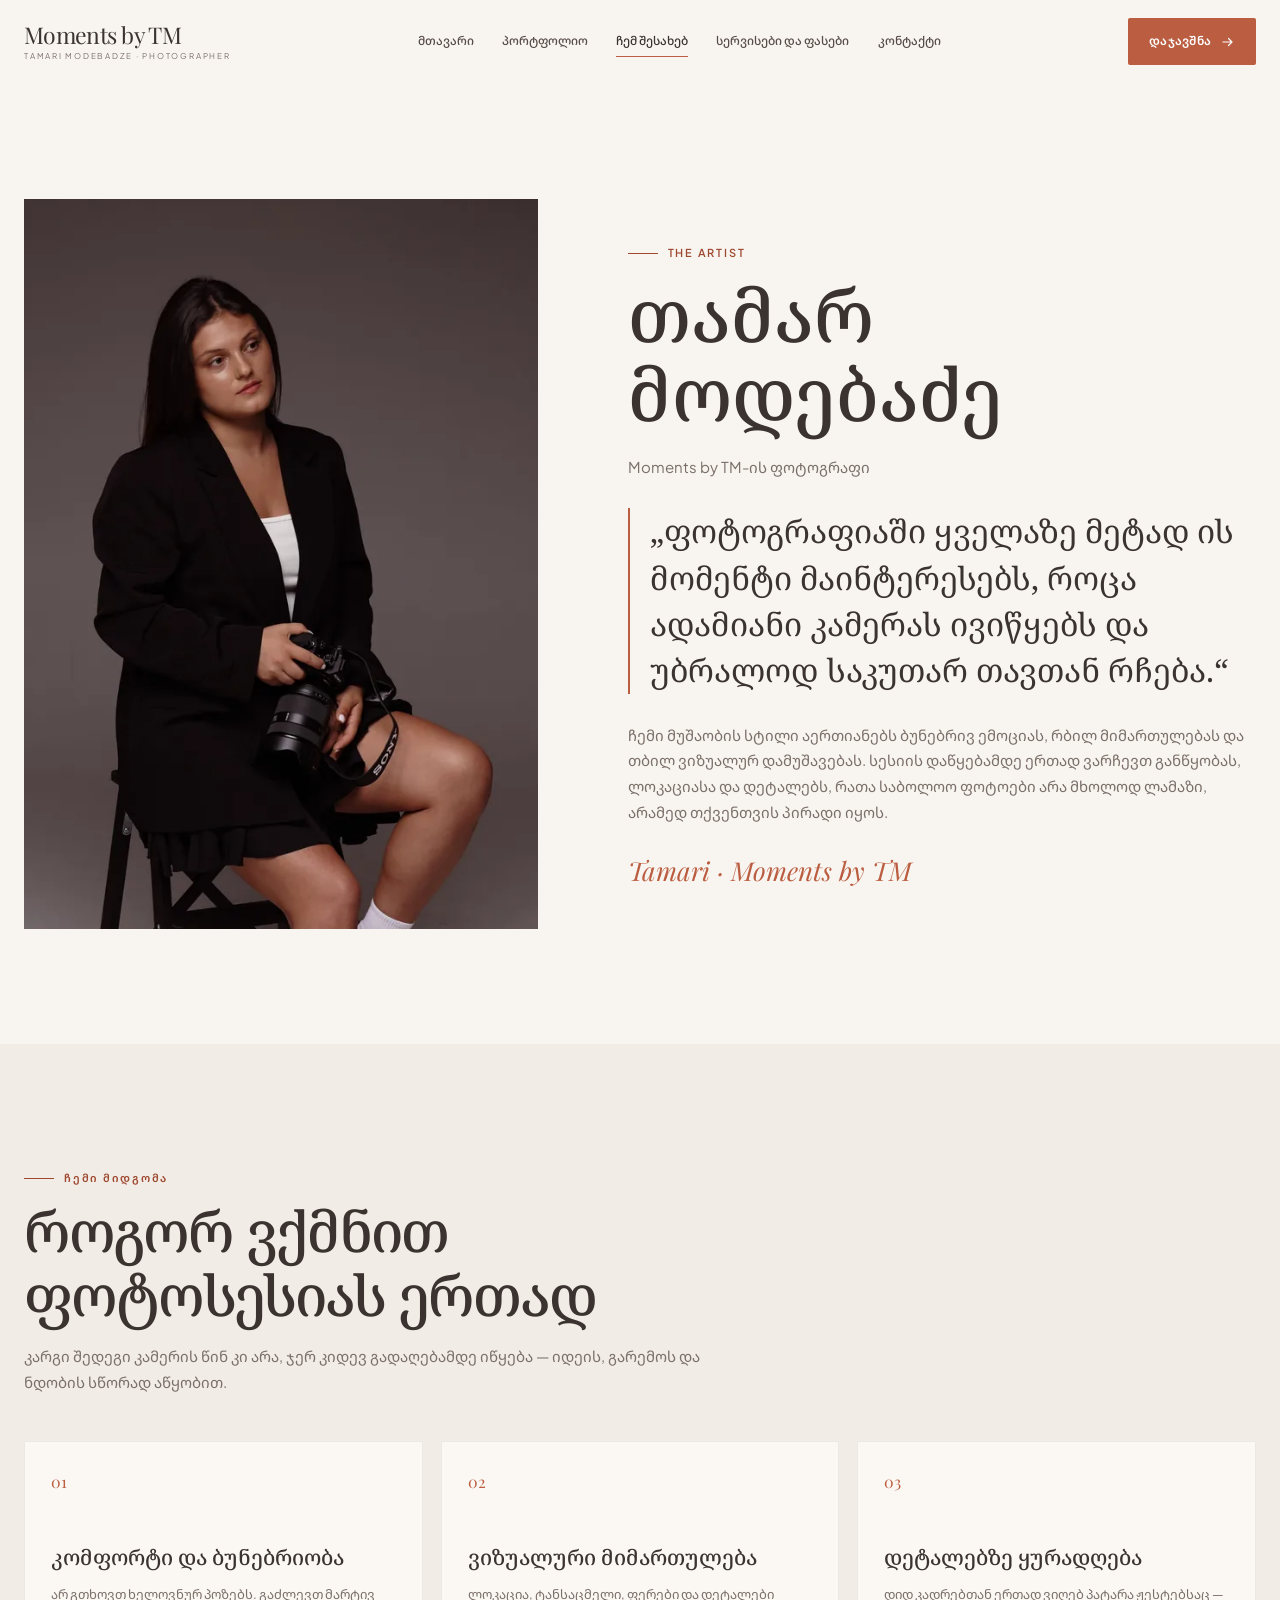
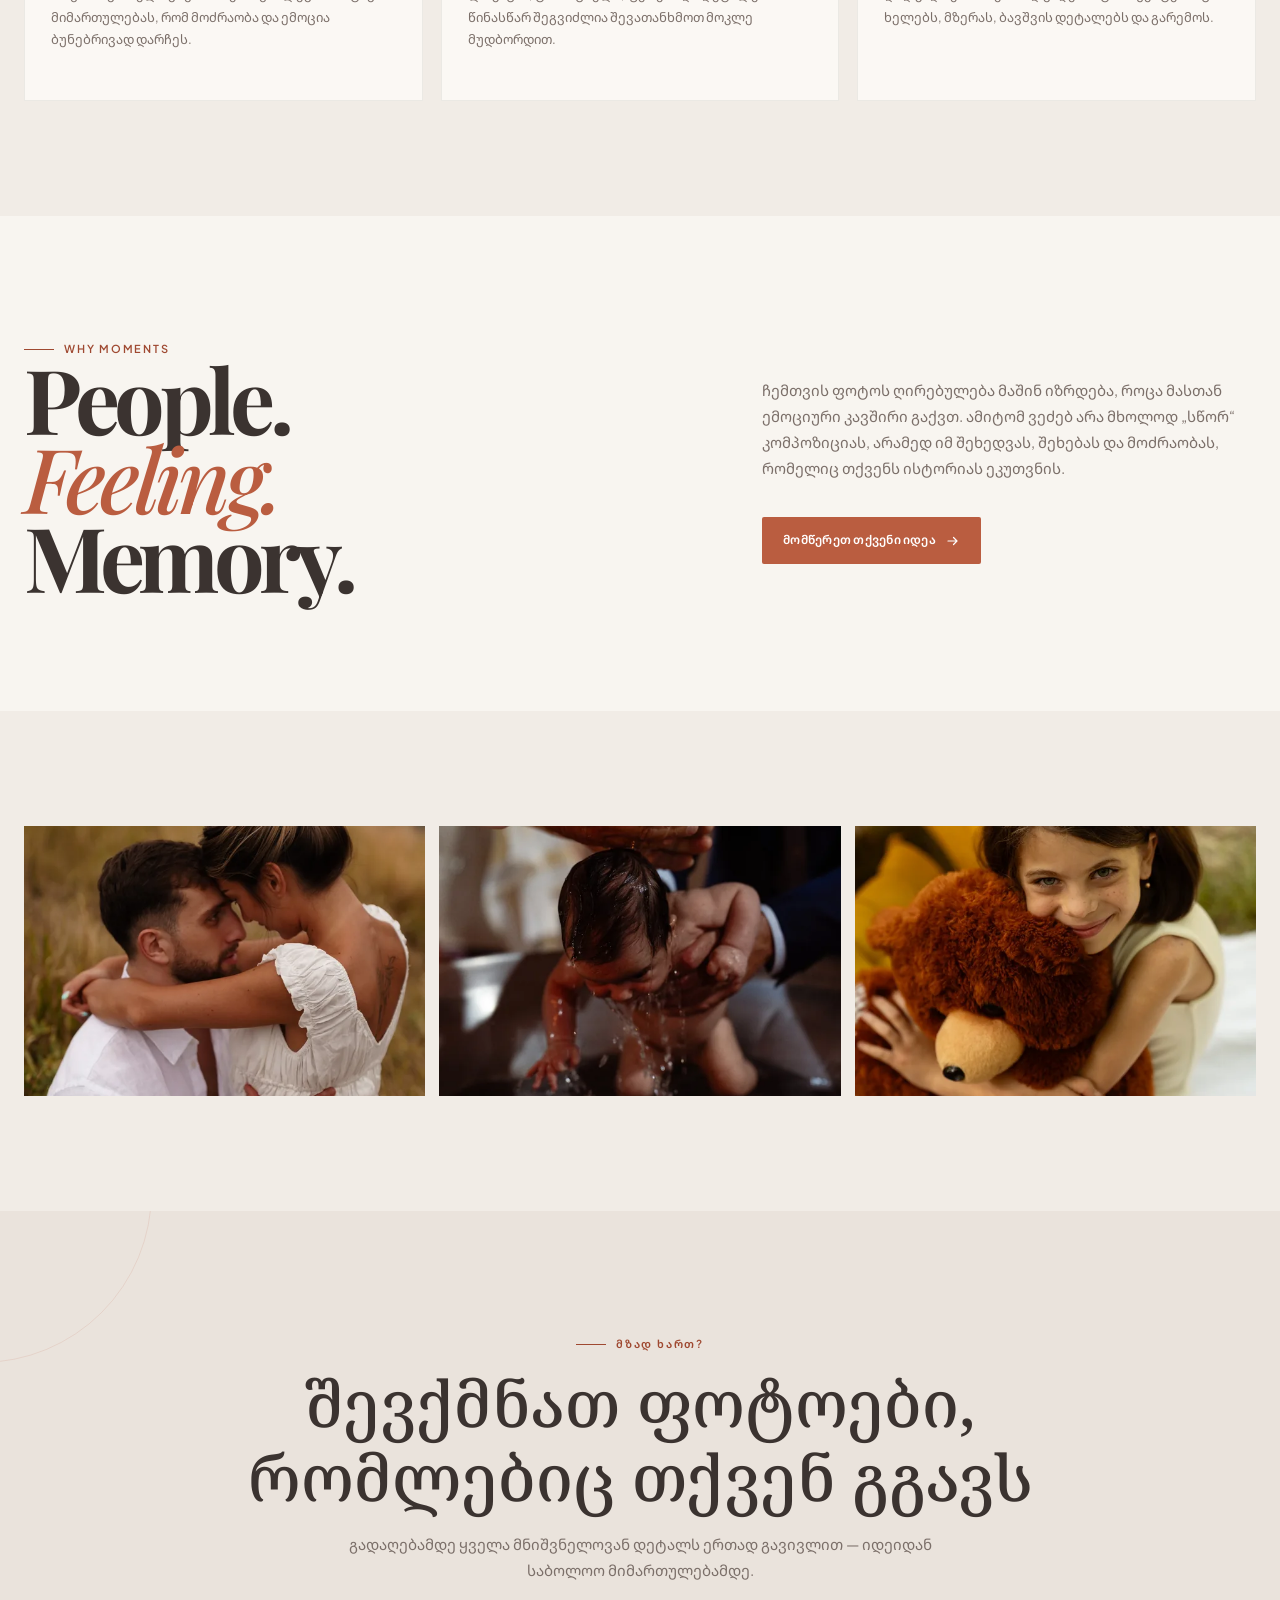
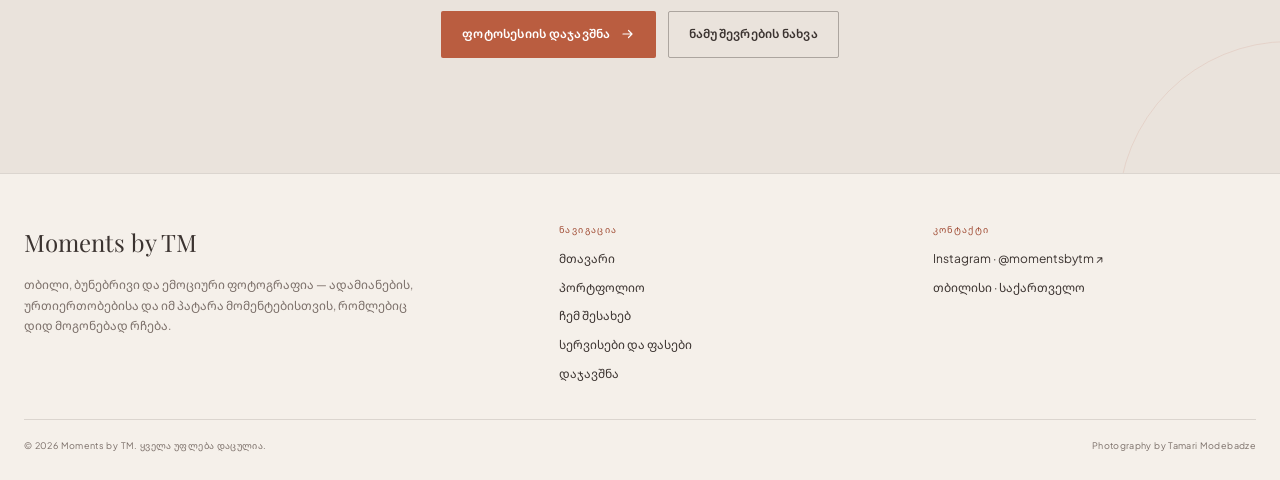
<file: moments-by-tm-final-v2/about.html>
<!DOCTYPE html>

<html lang="ka">
<head>
<meta charset="utf-8"/>
<meta content="width=device-width, initial-scale=1" name="viewport"/>
<meta content="#F8F5F0" name="theme-color"/>
<meta content="თამარ მოდებაძე — Moments by TM-ის ფოტოგრაფი. ხედვა, სტილი და მიდგომა." name="description"/>
<title>ჩემ შესახებ — Moments by TM</title>
<script>document.documentElement.classList.add("js")</script>
<link href="assets/css/tailwind.css" rel="stylesheet"/>
<link href="assets/css/styles.css" rel="stylesheet"/>
<script defer="" src="assets/js/app.js"></script>
</head>
<body>
<div class="site-shell">
<div aria-hidden="true" class="scroll-progress"></div>
<a class="skip-link" href="#main">მთავარ კონტენტზე გადასვლა</a>
<header class="site-header">
<div class="header-inner">
<a aria-label="Moments by TM — მთავარი გვერდი" class="brand" href="index.html">
<span class="brand-main">Moments by TM</span>
<span class="brand-sub">Tamari Modebadze · Photographer</span>
</a>
<nav aria-label="მთავარი ნავიგაცია" class="desktop-nav"><a class="nav-link" href="index.html">მთავარი</a><a class="nav-link" href="portfolio.html">პორტფოლიო</a><a class="nav-link active" href="about.html">ჩემ შესახებ</a><a class="nav-link" href="services.html">სერვისები და ფასები</a><a class="nav-link" href="contact.html">კონტაქტი</a></nav>
<div class="header-actions">
<a class="nav-cta" href="contact.html">დაჯავშნა <svg aria-hidden="true" class="btn-arrow" fill="none" height="14" viewbox="0 0 14 14" width="14"><path d="M2 7h9M7.5 3.5 11 7l-3.5 3.5" stroke="currentColor" stroke-linecap="round" stroke-linejoin="round" stroke-width="1.2"></path></svg></a>
<button aria-controls="mobile-menu" aria-expanded="false" aria-label="მენიუს გახსნა" class="menu-toggle" type="button"><span></span></button>
</div>
</div>
</header><div aria-label="მობილური მენიუ" class="mobile-menu" id="mobile-menu">
<nav class="mobile-nav"><a class="" href="index.html">მთავარი</a><a class="" href="portfolio.html">პორტფოლიო</a><a class="active" href="about.html">ჩემ შესახებ</a><a class="" href="services.html">სერვისები და ფასები</a><a class="" href="contact.html">კონტაქტი</a></nav>
<div class="mobile-menu-footer"><span>თბილისი · საქართველო</span><a href="https://www.instagram.com/momentsbytm/" rel="noopener" target="_blank">@momentsbytm ↗</a></div>
</div>
<main class="page-main" id="main">
<section class="section"><div class="container about-hero-grid">
<div class="about-portrait image-reveal"><img alt="Moments by TM-ის ფოტოგრაფი კამერით" sizes="(max-width: 620px) calc(100vw - 28px), (max-width: 1100px) 50vw, 42vw" src="assets/images/photographer-tamari.jpg" srcset="assets/images/photographer-tamari-640.webp 640w, assets/images/photographer-tamari-1280.webp 1280w"/></div>
<div class="about-story reveal"><span class="eyebrow">The artist</span><h1>თამარ მოდებაძე</h1><p class="muted">Moments by TM-ის ფოტოგრაფი</p><p class="pull-quote">„ფოტოგრაფიაში ყველაზე მეტად ის მომენტი მაინტერესებს, როცა ადამიანი კამერას ივიწყებს და უბრალოდ საკუთარ თავთან რჩება.“</p><p class="muted">ჩემი მუშაობის სტილი აერთიანებს ბუნებრივ ემოციას, რბილ მიმართულებას და თბილ ვიზუალურ დამუშავებას. სესიის დაწყებამდე ერთად ვარჩევთ განწყობას, ლოკაციასა და დეტალებს, რათა საბოლოო ფოტოები არა მხოლოდ ლამაზი, არამედ თქვენთვის პირადი იყოს.</p><div class="signature">Tamari · Moments by TM</div></div>
</div></section>
<section class="section section-soft"><div class="container"><div class="section-heading reveal"><span class="eyebrow">ჩემი მიდგომა</span><h2>როგორ ვქმნით ფოტოსესიას ერთად</h2><p>კარგი შედეგი კამერის წინ კი არა, ჯერ კიდევ გადაღებამდე იწყება — იდეის, გარემოს და ნდობის სწორად აწყობით.</p></div><div class="value-grid"><article class="value-card reveal"><span class="num">01</span><h3>კომფორტი და ბუნებრიობა</h3><p>არ გთხოვთ ხელოვნურ პოზებს. გაძლევთ მარტივ მიმართულებას, რომ მოძრაობა და ემოცია ბუნებრივად დარჩეს.</p></article><article class="value-card reveal reveal-delay-1"><span class="num">02</span><h3>ვიზუალური მიმართულება</h3><p>ლოკაცია, ტანსაცმელი, ფერები და დეტალები წინასწარ შეგვიძლია შევათანხმოთ მოკლე მუდბორდით.</p></article><article class="value-card reveal reveal-delay-2"><span class="num">03</span><h3>დეტალებზე ყურადღება</h3><p>დიდ კადრებთან ერთად ვიღებ პატარა ჟესტებსაც — ხელებს, მზერას, ბავშვის დეტალებს და გარემოს.</p></article></div></div></section>
<section class="section"><div class="container philosophy-wrap"><div class="reveal"><span class="eyebrow">Why moments</span><h2 class="philosophy-title">People.<br/><em>Feeling.</em><br/>Memory.</h2></div><div class="reveal reveal-delay-1"><p class="muted">ჩემთვის ფოტოს ღირებულება მაშინ იზრდება, როცა მასთან ემოციური კავშირი გაქვთ. ამიტომ ვეძებ არა მხოლოდ „სწორ“ კომპოზიციას, არამედ იმ შეხედვას, შეხებას და მოძრაობას, რომელიც თქვენს ისტორიას ეკუთვნის.</p><a class="btn-primary" href="contact.html" style="margin-top:22px">მომწერეთ თქვენი იდეა <svg aria-hidden="true" class="btn-arrow" fill="none" height="14" viewbox="0 0 14 14" width="14"><path d="M2 7h9M7.5 3.5 11 7l-3.5 3.5" stroke="currentColor" stroke-linecap="round" stroke-linejoin="round" stroke-width="1.2"></path></svg></a></div></div></section>
<section class="section section-soft"><div class="container contact-gallery"><figure class="image-reveal"><img alt="წყვილის ფოტოსესია" loading="lazy" sizes="(max-width: 620px) calc(100vw - 28px), (max-width: 1100px) 50vw, 42vw" src="assets/images/couple-embrace-field.jpg" srcset="assets/images/couple-embrace-field-640.webp 640w, assets/images/couple-embrace-field-1280.webp 1280w"/></figure><figure class="image-reveal"><img alt="ნათლობის ფოტოგრაფია" loading="lazy" sizes="(max-width: 620px) calc(100vw - 28px), (max-width: 1100px) 50vw, 42vw" src="assets/images/baptism-water.jpg" srcset="assets/images/baptism-water-640.webp 640w, assets/images/baptism-water-1280.webp 1280w"/></figure><figure class="image-reveal"><img alt="ბავშვის ფოტოსესია" loading="lazy" sizes="(max-width: 620px) calc(100vw - 28px), (max-width: 1100px) 50vw, 42vw" src="assets/images/child-teddy.jpg" srcset="assets/images/child-teddy-640.webp 640w, assets/images/child-teddy-1280.webp 1280w"/></figure></div></section>
<section class="cta-band"><div class="container reveal"><span class="eyebrow">მზად ხართ?</span><h2>შევქმნათ ფოტოები, რომლებიც თქვენ გგავს</h2><p>გადაღებამდე ყველა მნიშვნელოვან დეტალს ერთად გავივლით — იდეიდან საბოლოო მიმართულებამდე.</p><div class="cta-actions"><a class="btn-primary" href="contact.html">ფოტოსესიის დაჯავშნა <svg aria-hidden="true" class="btn-arrow" fill="none" height="14" viewbox="0 0 14 14" width="14"><path d="M2 7h9M7.5 3.5 11 7l-3.5 3.5" stroke="currentColor" stroke-linecap="round" stroke-linejoin="round" stroke-width="1.2"></path></svg></a><a class="btn-secondary" href="portfolio.html">ნამუშევრების ნახვა</a></div></div></section>
</main>
<footer class="site-footer">
<div class="container">
<div class="footer-grid">
<div>
<div class="footer-brand">Moments by TM</div>
<p class="footer-copy">თბილი, ბუნებრივი და ემოციური ფოტოგრაფია — ადამიანების, ურთიერთობებისა და იმ პატარა მომენტებისთვის, რომლებიც დიდ მოგონებად რჩება.</p>
</div>
<div>
<div class="footer-title">ნავიგაცია</div>
<div class="footer-links">
<a href="index.html">მთავარი</a><a href="portfolio.html">პორტფოლიო</a><a href="about.html">ჩემ შესახებ</a><a href="services.html">სერვისები და ფასები</a><a href="contact.html">დაჯავშნა</a>
</div>
</div>
<div>
<div class="footer-title">კონტაქტი</div>
<div class="footer-links">
<a href="https://www.instagram.com/momentsbytm/" rel="noopener" target="_blank">Instagram · @momentsbytm ↗</a>
<span>თბილისი · საქართველო</span>
</div>
</div>
</div>
<div class="footer-bottom"><span>© <span data-year=""></span> Moments by TM. ყველა უფლება დაცულია.</span><span>Photography by Tamari Modebadze</span></div>
</div>
</footer>
</div>
</body>
</html>
</file>
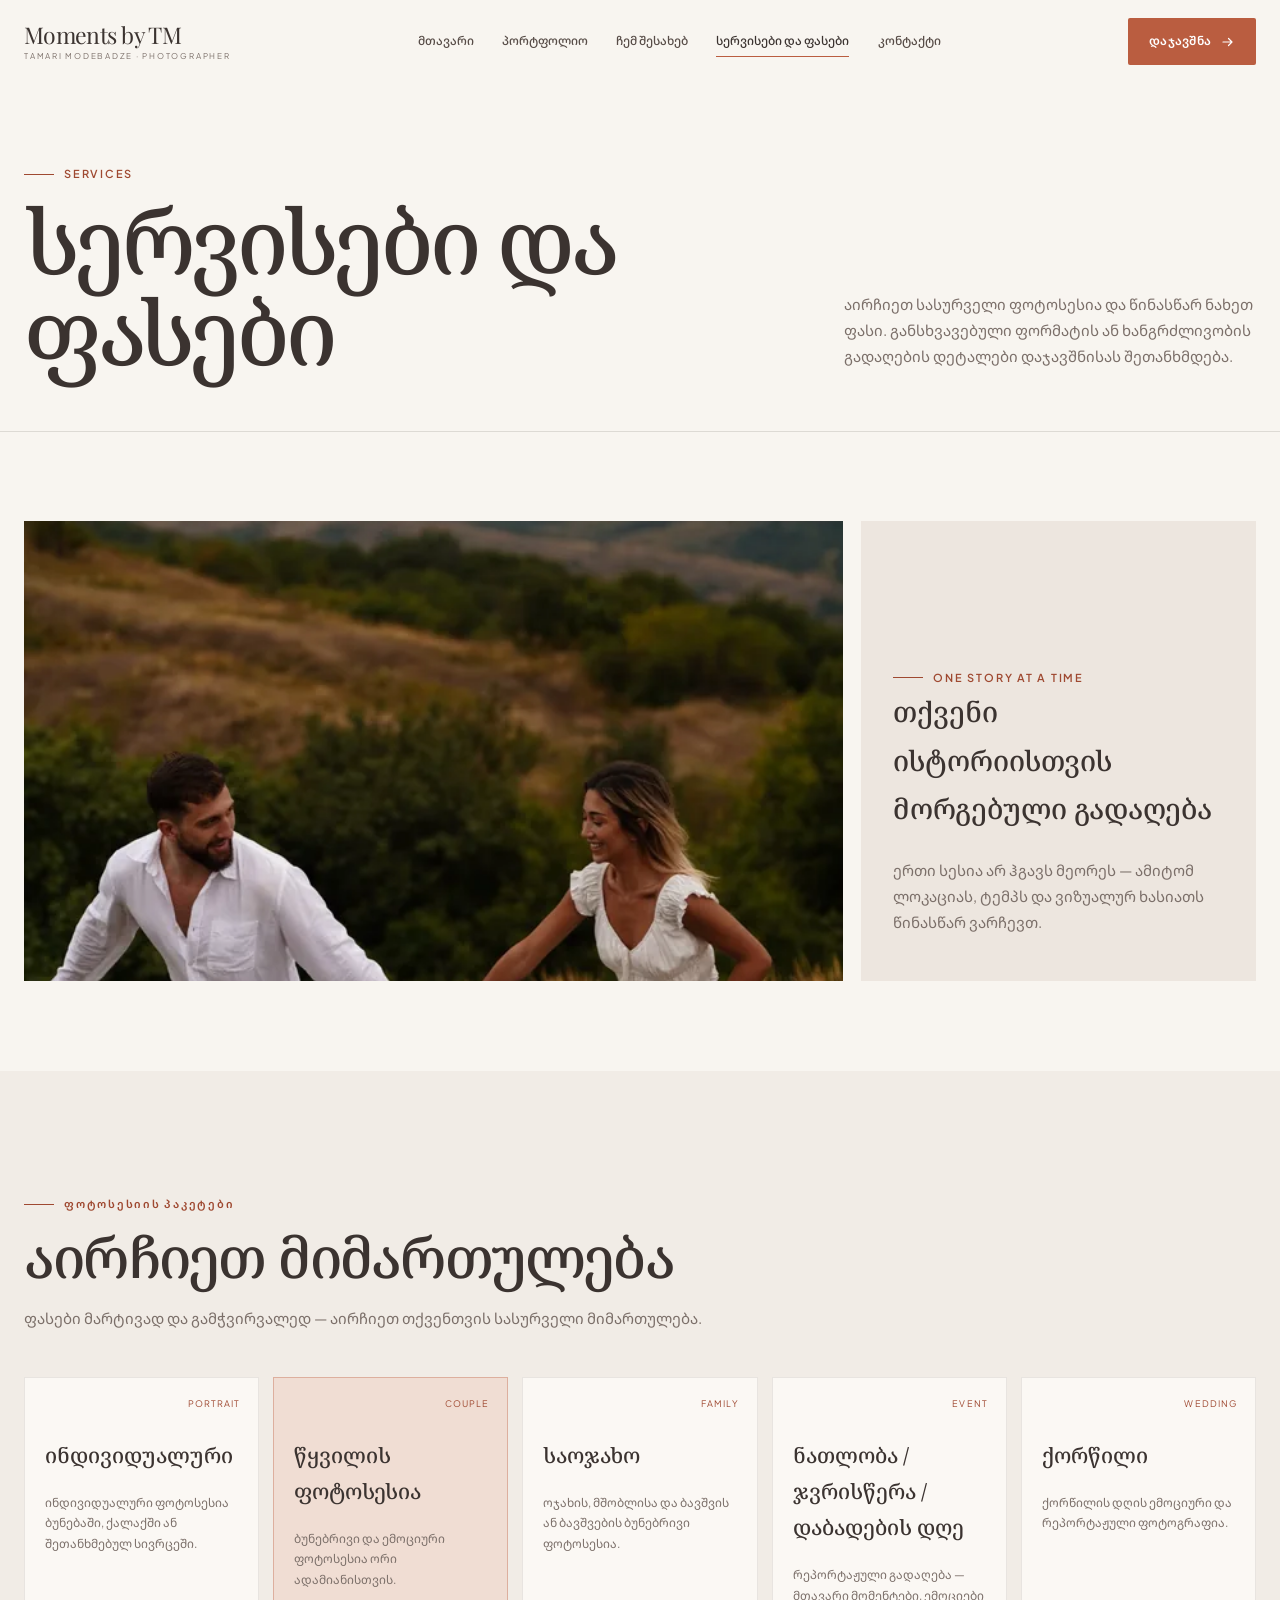
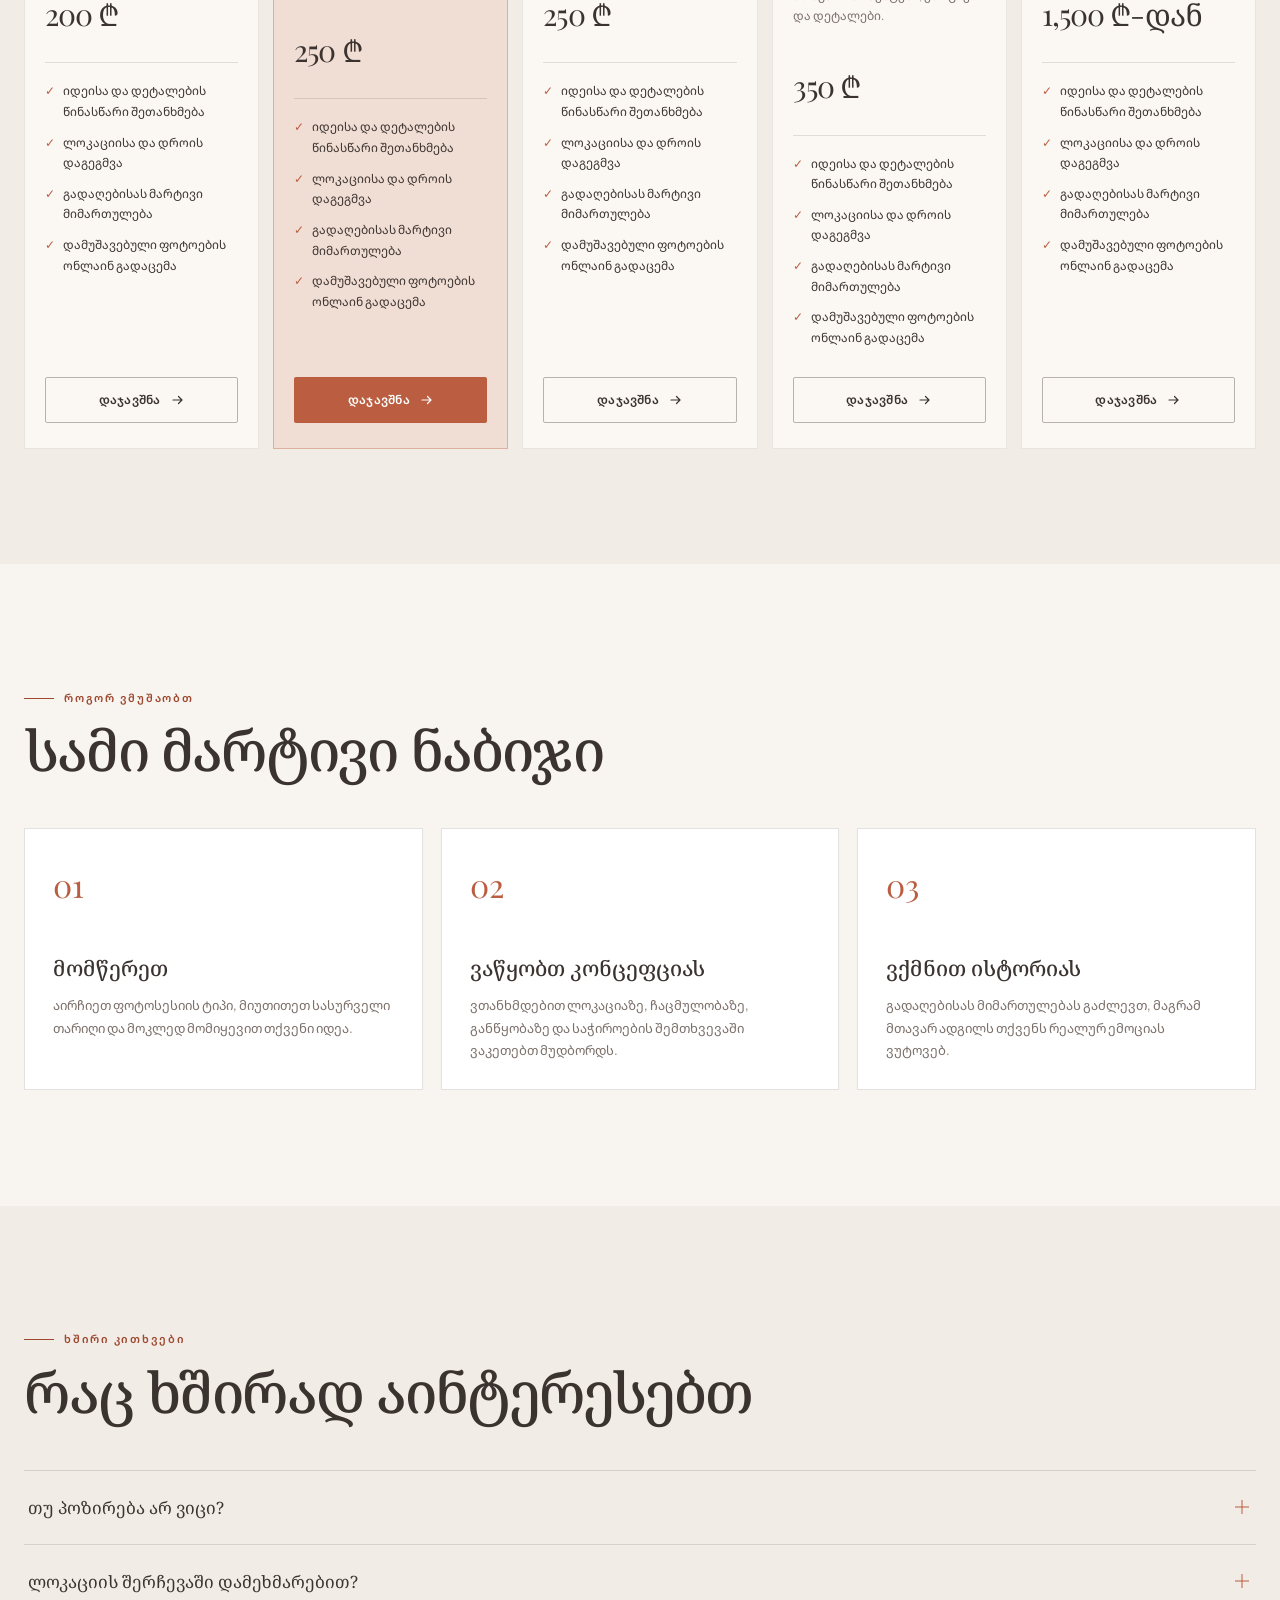
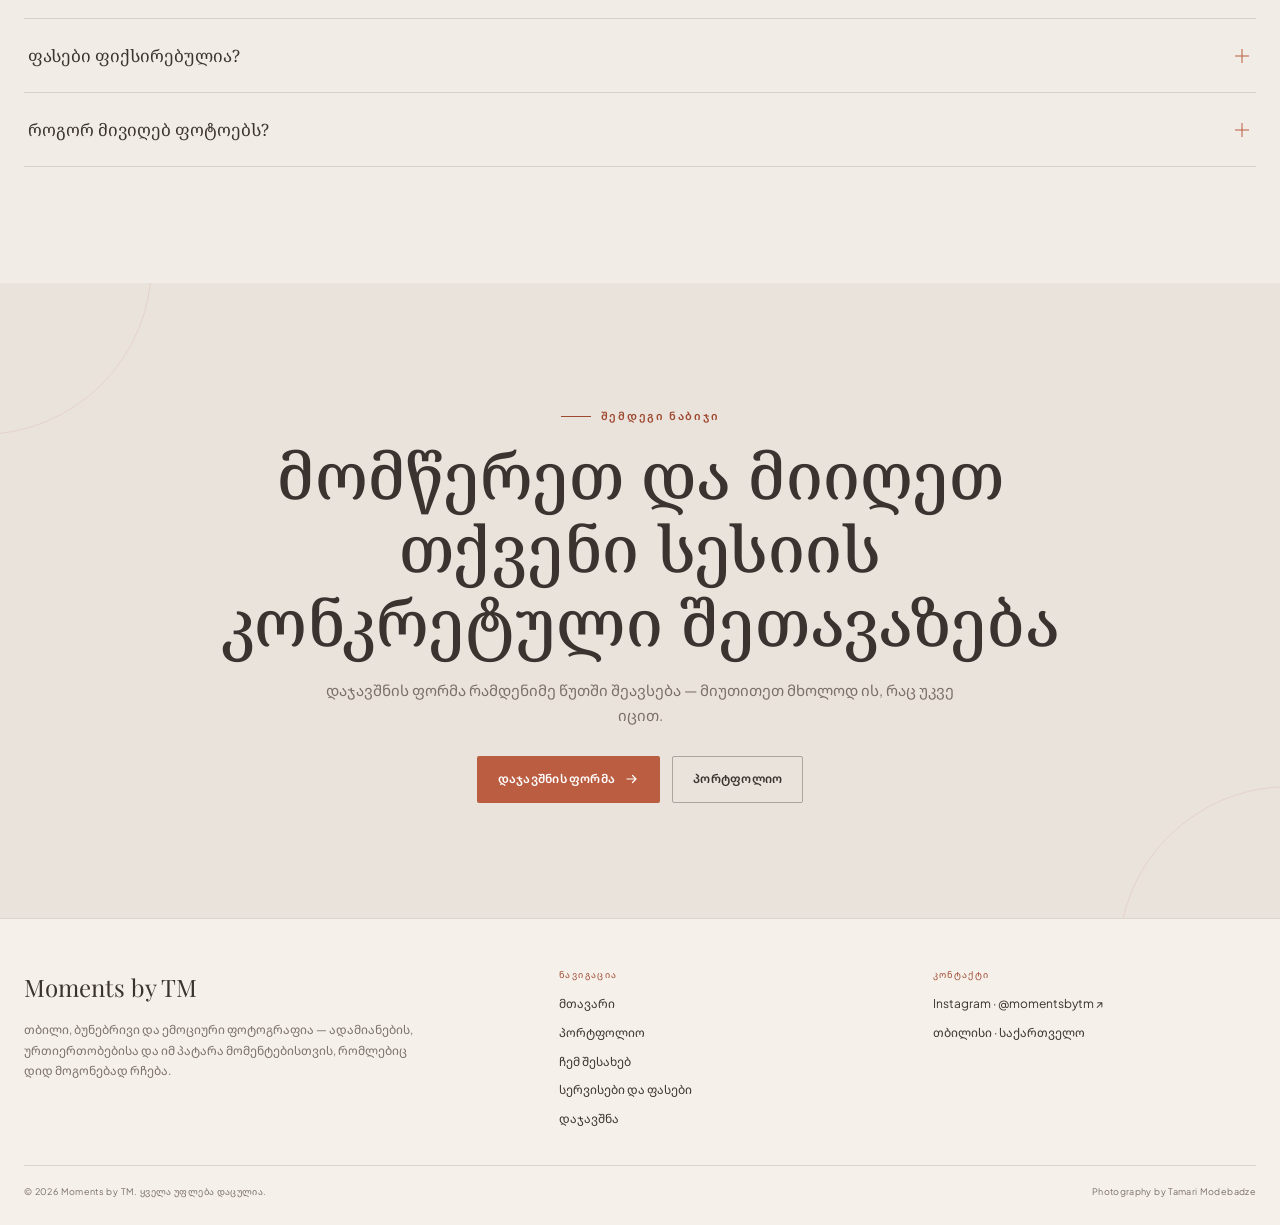
<file: moments-by-tm-final-v2/services.html>
<!DOCTYPE html>

<html lang="ka">
<head>
<meta charset="utf-8"/>
<meta content="width=device-width, initial-scale=1" name="viewport"/>
<meta content="#F8F5F0" name="theme-color"/>
<meta content="ფოტოსესიის მიმართულებები, პროცესი და ფასის მოთხოვნის ფორმატი Moments by TM-ში." name="description"/>
<title>სერვისები და ფასები — Moments by TM</title>
<script>document.documentElement.classList.add("js")</script>
<link href="assets/css/tailwind.css" rel="stylesheet"/>
<link href="assets/css/styles.css" rel="stylesheet"/>
<script defer="" src="assets/js/app.js"></script>
</head>
<body>
<div class="site-shell">
<div aria-hidden="true" class="scroll-progress"></div>
<a class="skip-link" href="#main">მთავარ კონტენტზე გადასვლა</a>
<header class="site-header">
<div class="header-inner">
<a aria-label="Moments by TM — მთავარი გვერდი" class="brand" href="index.html">
<span class="brand-main">Moments by TM</span>
<span class="brand-sub">Tamari Modebadze · Photographer</span>
</a>
<nav aria-label="მთავარი ნავიგაცია" class="desktop-nav"><a class="nav-link" href="index.html">მთავარი</a><a class="nav-link" href="portfolio.html">პორტფოლიო</a><a class="nav-link" href="about.html">ჩემ შესახებ</a><a class="nav-link active" href="services.html">სერვისები და ფასები</a><a class="nav-link" href="contact.html">კონტაქტი</a></nav>
<div class="header-actions">
<a class="nav-cta" href="contact.html">დაჯავშნა <svg aria-hidden="true" class="btn-arrow" fill="none" height="14" viewbox="0 0 14 14" width="14"><path d="M2 7h9M7.5 3.5 11 7l-3.5 3.5" stroke="currentColor" stroke-linecap="round" stroke-linejoin="round" stroke-width="1.2"></path></svg></a>
<button aria-controls="mobile-menu" aria-expanded="false" aria-label="მენიუს გახსნა" class="menu-toggle" type="button"><span></span></button>
</div>
</div>
</header><div aria-label="მობილური მენიუ" class="mobile-menu" id="mobile-menu">
<nav class="mobile-nav"><a class="" href="index.html">მთავარი</a><a class="" href="portfolio.html">პორტფოლიო</a><a class="" href="about.html">ჩემ შესახებ</a><a class="active" href="services.html">სერვისები და ფასები</a><a class="" href="contact.html">კონტაქტი</a></nav>
<div class="mobile-menu-footer"><span>თბილისი · საქართველო</span><a href="https://www.instagram.com/momentsbytm/" rel="noopener" target="_blank">@momentsbytm ↗</a></div>
</div>
<main class="page-main" id="main">
<section class="page-hero"><div class="container page-hero-grid"><div class="reveal"><span class="eyebrow">Services</span><h1>სერვისები და ფასები</h1></div><p class="reveal reveal-delay-1">აირჩიეთ სასურველი ფოტოსესია და წინასწარ ნახეთ ფასი. განსხვავებული ფორმატის ან ხანგრძლივობის გადაღების დეტალები დაჯავშნისას შეთანხმდება.</p></div></section>
<section class="section-tight"><div class="container service-intro-media"><div class="image-main image-reveal"><img alt="წყვილის ფოტოსესია ბუნებაში" loading="lazy" sizes="(max-width: 620px) calc(100vw - 28px), (max-width: 1100px) 50vw, 42vw" src="assets/images/couple-running-field.jpg" srcset="assets/images/couple-running-field-640.webp 640w, assets/images/couple-running-field-1280.webp 1280w"/></div><div class="image-side reveal"><span class="eyebrow">One story at a time</span><h3>თქვენი ისტორიისთვის მორგებული გადაღება</h3><p class="muted">ერთი სესია არ ჰგავს მეორეს — ამიტომ ლოკაციას, ტემპს და ვიზუალურ ხასიათს წინასწარ ვარჩევთ.</p></div></div></section>
<section class="section section-soft"><div class="container"><div class="section-heading reveal"><span class="eyebrow">ფოტოსესიის პაკეტები</span><h2>აირჩიეთ მიმართულება</h2><p>ფასები მარტივად და გამჭვირვალედ — აირჩიეთ თქვენთვის სასურველი მიმართულება.</p></div><div class="pricing-grid"><article class="price-card reveal"><span class="price-badge">Portrait</span><h3>ინდივიდუალური</h3><p>ინდივიდუალური ფოტოსესია ბუნებაში, ქალაქში ან შეთანხმებულ სივრცეში.</p><div class="price">200 ₾</div><ul class="price-list"><li>იდეისა და დეტალების წინასწარი შეთანხმება</li><li>ლოკაციისა და დროის დაგეგმვა</li><li>გადაღებისას მარტივი მიმართულება</li><li>დამუშავებული ფოტოების ონლაინ გადაცემა</li></ul><a class="btn-secondary" href="contact.html?session=portrait">დაჯავშნა <svg aria-hidden="true" class="btn-arrow" fill="none" height="14" viewbox="0 0 14 14" width="14"><path d="M2 7h9M7.5 3.5 11 7l-3.5 3.5" stroke="currentColor" stroke-linecap="round" stroke-linejoin="round" stroke-width="1.2"></path></svg></a></article><article class="price-card featured reveal"><span class="price-badge">Couple</span><h3>წყვილის ფოტოსესია</h3><p>ბუნებრივი და ემოციური ფოტოსესია ორი ადამიანისთვის.</p><div class="price">250 ₾</div><ul class="price-list"><li>იდეისა და დეტალების წინასწარი შეთანხმება</li><li>ლოკაციისა და დროის დაგეგმვა</li><li>გადაღებისას მარტივი მიმართულება</li><li>დამუშავებული ფოტოების ონლაინ გადაცემა</li></ul><a class="btn-primary" href="contact.html?session=couple">დაჯავშნა <svg aria-hidden="true" class="btn-arrow" fill="none" height="14" viewbox="0 0 14 14" width="14"><path d="M2 7h9M7.5 3.5 11 7l-3.5 3.5" stroke="currentColor" stroke-linecap="round" stroke-linejoin="round" stroke-width="1.2"></path></svg></a></article><article class="price-card reveal"><span class="price-badge">Family</span><h3>საოჯახო</h3><p>ოჯახის, მშობლისა და ბავშვის ან ბავშვების ბუნებრივი ფოტოსესია.</p><div class="price">250 ₾</div><ul class="price-list"><li>იდეისა და დეტალების წინასწარი შეთანხმება</li><li>ლოკაციისა და დროის დაგეგმვა</li><li>გადაღებისას მარტივი მიმართულება</li><li>დამუშავებული ფოტოების ონლაინ გადაცემა</li></ul><a class="btn-secondary" href="contact.html?session=family">დაჯავშნა <svg aria-hidden="true" class="btn-arrow" fill="none" height="14" viewbox="0 0 14 14" width="14"><path d="M2 7h9M7.5 3.5 11 7l-3.5 3.5" stroke="currentColor" stroke-linecap="round" stroke-linejoin="round" stroke-width="1.2"></path></svg></a></article><article class="price-card reveal"><span class="price-badge">Event</span><h3>ნათლობა / ჯვრისწერა / დაბადების დღე</h3><p>რეპორტაჟული გადაღება — მთავარი მომენტები, ემოციები და დეტალები.</p><div class="price">350 ₾</div><ul class="price-list"><li>იდეისა და დეტალების წინასწარი შეთანხმება</li><li>ლოკაციისა და დროის დაგეგმვა</li><li>გადაღებისას მარტივი მიმართულება</li><li>დამუშავებული ფოტოების ონლაინ გადაცემა</li></ul><a class="btn-secondary" href="contact.html?session=celebration">დაჯავშნა <svg aria-hidden="true" class="btn-arrow" fill="none" height="14" viewbox="0 0 14 14" width="14"><path d="M2 7h9M7.5 3.5 11 7l-3.5 3.5" stroke="currentColor" stroke-linecap="round" stroke-linejoin="round" stroke-width="1.2"></path></svg></a></article><article class="price-card reveal"><span class="price-badge">Wedding</span><h3>ქორწილი</h3><p>ქორწილის დღის ემოციური და რეპორტაჟული ფოტოგრაფია.</p><div class="price">1,500 ₾-დან</div><ul class="price-list"><li>იდეისა და დეტალების წინასწარი შეთანხმება</li><li>ლოკაციისა და დროის დაგეგმვა</li><li>გადაღებისას მარტივი მიმართულება</li><li>დამუშავებული ფოტოების ონლაინ გადაცემა</li></ul><a class="btn-secondary" href="contact.html?session=wedding">დაჯავშნა <svg aria-hidden="true" class="btn-arrow" fill="none" height="14" viewbox="0 0 14 14" width="14"><path d="M2 7h9M7.5 3.5 11 7l-3.5 3.5" stroke="currentColor" stroke-linecap="round" stroke-linejoin="round" stroke-width="1.2"></path></svg></a></article></div></div></section>
<section class="section"><div class="container"><div class="section-heading reveal"><span class="eyebrow">როგორ ვმუშაობთ</span><h2>სამი მარტივი ნაბიჯი</h2></div><div class="process-grid"><article class="process-card reveal"><div class="process-num">01</div><h3>მომწერეთ</h3><p>აირჩიეთ ფოტოსესიის ტიპი, მიუთითეთ სასურველი თარიღი და მოკლედ მომიყევით თქვენი იდეა.</p></article><article class="process-card reveal reveal-delay-1"><div class="process-num">02</div><h3>ვაწყობთ კონცეფციას</h3><p>ვთანხმდებით ლოკაციაზე, ჩაცმულობაზე, განწყობაზე და საჭიროების შემთხვევაში ვაკეთებთ მუდბორდს.</p></article><article class="process-card reveal reveal-delay-2"><div class="process-num">03</div><h3>ვქმნით ისტორიას</h3><p>გადაღებისას მიმართულებას გაძლევთ, მაგრამ მთავარ ადგილს თქვენს რეალურ ემოციას ვუტოვებ.</p></article></div></div></section>
<section class="section section-soft"><div class="container"><div class="section-heading reveal"><span class="eyebrow">ხშირი კითხვები</span><h2>რაც ხშირად აინტერესებთ</h2></div><div class="faq-list reveal"><div class="faq-item"><button aria-expanded="false" class="faq-question" type="button">თუ პოზირება არ ვიცი?<span aria-hidden="true" class="faq-icon"></span></button><div class="faq-answer"><div><p>ეს პრობლემა არ არის. გადაღებისას გაძლევთ მარტივ მიმართულებებს — სად გაიხედოთ, როგორ იმოძრაოთ ან რა გააკეთოთ, რათა კადრი ბუნებრივი დარჩეს.</p></div></div></div><div class="faq-item"><button aria-expanded="false" class="faq-question" type="button">ლოკაციის შერჩევაში დამეხმარებით?<span aria-hidden="true" class="faq-icon"></span></button><div class="faq-answer"><div><p>კი. იდეის, ჩაცმულობისა და სასურველი განწყობის მიხედვით შეგვიძლია ერთად შევარჩიოთ შესაბამისი გარემო და საუკეთესო დრო.</p></div></div></div><div class="faq-item"><button aria-expanded="false" class="faq-question" type="button">ფასები ფიქსირებულია?<span aria-hidden="true" class="faq-icon"></span></button><div class="faq-answer"><div><p>ზემოთ მოცემული ფასები მოქმედებს შესაბამის საბაზისო ფოტოსესიებზე. თუ თქვენი იდეა განსხვავებულ ფორმატს ან დამატებით მოცულობას მოითხოვს, დეტალები წინასწარ შეთანხმდება.</p></div></div></div><div class="faq-item"><button aria-expanded="false" class="faq-question" type="button">როგორ მივიღებ ფოტოებს?<span aria-hidden="true" class="faq-icon"></span></button><div class="faq-answer"><div><p>დამუშავებული ფოტოები გადმოგეცემათ ონლაინ ფორმატში. ზუსტი რაოდენობა და ვადა კონკრეტული გადაღების შეთანხმების ნაწილია.</p></div></div></div></div></div></section>
<section class="cta-band"><div class="container reveal"><span class="eyebrow">შემდეგი ნაბიჯი</span><h2>მომწერეთ და მიიღეთ თქვენი სესიის კონკრეტული შეთავაზება</h2><p>დაჯავშნის ფორმა რამდენიმე წუთში შეავსება — მიუთითეთ მხოლოდ ის, რაც უკვე იცით.</p><div class="cta-actions"><a class="btn-primary" href="contact.html">დაჯავშნის ფორმა <svg aria-hidden="true" class="btn-arrow" fill="none" height="14" viewbox="0 0 14 14" width="14"><path d="M2 7h9M7.5 3.5 11 7l-3.5 3.5" stroke="currentColor" stroke-linecap="round" stroke-linejoin="round" stroke-width="1.2"></path></svg></a><a class="btn-secondary" href="portfolio.html">პორტფოლიო</a></div></div></section>
</main>
<footer class="site-footer">
<div class="container">
<div class="footer-grid">
<div>
<div class="footer-brand">Moments by TM</div>
<p class="footer-copy">თბილი, ბუნებრივი და ემოციური ფოტოგრაფია — ადამიანების, ურთიერთობებისა და იმ პატარა მომენტებისთვის, რომლებიც დიდ მოგონებად რჩება.</p>
</div>
<div>
<div class="footer-title">ნავიგაცია</div>
<div class="footer-links">
<a href="index.html">მთავარი</a><a href="portfolio.html">პორტფოლიო</a><a href="about.html">ჩემ შესახებ</a><a href="services.html">სერვისები და ფასები</a><a href="contact.html">დაჯავშნა</a>
</div>
</div>
<div>
<div class="footer-title">კონტაქტი</div>
<div class="footer-links">
<a href="https://www.instagram.com/momentsbytm/" rel="noopener" target="_blank">Instagram · @momentsbytm ↗</a>
<span>თბილისი · საქართველო</span>
</div>
</div>
</div>
<div class="footer-bottom"><span>© <span data-year=""></span> Moments by TM. ყველა უფლება დაცულია.</span><span>Photography by Tamari Modebadze</span></div>
</div>
</footer>
</div>
</body>
</html>
</file>
<file: assets/css/styles.css>
@import url('https://fonts.googleapis.com/css2?family=Noto+Sans+Georgian:wght@400;500;600;700&family=Noto+Serif+Georgian:wght@400;500;600&family=Playfair+Display:ital,wght@0,500;0,600;1,500&family=Plus+Jakarta+Sans:wght@400;500;600&display=swap');

:root {
  --ivory: #F8F5F0;
  --cream: #FBF8F4;
  --taupe: #DFD7CF;
  --terracotta: #BA5D40;
  --terracotta-dark: #9F4931;
  --ink: #3B3330;
  --muted: #7B6F69;
  --line: rgba(59, 51, 48, 0.14);
  --shadow: 0 18px 52px rgba(59, 51, 48, 0.10);
  --shadow-lg: 0 28px 80px rgba(59, 51, 48, 0.13);
  --display: "Playfair Display", "Noto Serif Georgian", Georgia, serif;
  --serif-ge: "Noto Serif Georgian", Georgia, serif;
  --body: "Plus Jakarta Sans", "Noto Sans Georgian", Arial, sans-serif;
  --header-h: 84px;
  --radius: 2px;
  --container: min(1240px, calc(100% - 48px));
}

* { box-sizing: border-box; }
html { scroll-behavior: smooth; background: var(--ivory); }
body {
  margin: 0;
  color: var(--ink);
  background: var(--ivory);
  font-family: var(--body);
  font-size: 15px;
  line-height: 1.72;
  text-rendering: optimizeLegibility;
  -webkit-font-smoothing: antialiased;
}
body.menu-open, body.lightbox-open { overflow: hidden; }
a { color: inherit; text-decoration: none; }
button, input, select, textarea { font: inherit; }
button { color: inherit; }
img { display: block; max-width: 100%; }
::selection { background: var(--terracotta); color: white; }

.skip-link {
  position: fixed;
  left: 12px;
  top: -60px;
  z-index: 9999;
  background: var(--ink);
  color: #fff;
  padding: 10px 14px;
  transition: top .2s ease;
}
.skip-link:focus { top: 12px; }

.site-shell { min-height: 100vh; overflow: clip; }
.container { width: var(--container); margin-inline: auto; }
.eyebrow {
  display: inline-flex;
  align-items: center;
  gap: 10px;
  color: var(--terracotta-dark);
  font-size: 11px;
  font-weight: 600;
  letter-spacing: .16em;
  text-transform: uppercase;
}
.eyebrow::before { content: ""; width: 30px; height: 1px; background: currentColor; }
.display { font-family: var(--display); }
.ge-serif { font-family: var(--serif-ge); }
.muted { color: var(--muted); }

/* Header */
.site-header {
  position: fixed;
  inset: 0 0 auto 0;
  z-index: 1000;
  height: var(--header-h);
  border-bottom: 1px solid transparent;
  transition: background .35s ease, height .35s ease, box-shadow .35s ease, border-color .35s ease;
}
.site-header.is-scrolled {
  height: 72px;
  background: rgba(248, 245, 240, .92);
  backdrop-filter: blur(18px);
  -webkit-backdrop-filter: blur(18px);
  border-color: var(--line);
  box-shadow: 0 6px 26px rgba(59,51,48,.05);
}
.header-inner { width: var(--container); height: 100%; margin: auto; display: flex; align-items: center; justify-content: space-between; gap: 24px; }
.brand { display: inline-flex; flex-direction: column; line-height: 1; position: relative; z-index: 1002; }
.brand-main { font-family: var(--display); font-size: 23px; letter-spacing: -.03em; }
.brand-sub { margin-top: 6px; font-size: 8px; letter-spacing: .22em; text-transform: uppercase; color: var(--muted); }
.desktop-nav { display: flex; align-items: center; gap: clamp(18px, 2.2vw, 34px); }
.nav-link { position: relative; font-size: 12px; font-weight: 500; color: #574c47; padding: 12px 0; }
.nav-link::after { content: ""; position: absolute; left: 0; right: 100%; bottom: 7px; height: 1px; background: var(--terracotta); transition: right .28s ease; }
.nav-link:hover::after, .nav-link.active::after { right: 0; }
.nav-link.active { color: var(--ink); }
.header-actions { display: flex; align-items: center; gap: 10px; }
.nav-cta, .btn-primary, .btn-secondary, .btn-dark {
  min-height: 46px;
  display: inline-flex;
  align-items: center;
  justify-content: center;
  gap: 10px;
  padding: 12px 20px;
  border: 1px solid transparent;
  border-radius: var(--radius);
  cursor: pointer;
  font-size: 12px;
  font-weight: 600;
  letter-spacing: .02em;
  transition: transform .25s ease, background .25s ease, color .25s ease, border-color .25s ease, box-shadow .25s ease;
}
.nav-cta, .btn-primary { background: var(--terracotta); color: white; }
.nav-cta:hover, .btn-primary:hover { background: var(--terracotta-dark); transform: translateY(-2px); box-shadow: 0 12px 28px rgba(186,93,64,.22); }
.btn-secondary { border-color: rgba(59,51,48,.35); background: transparent; }
.btn-secondary:hover { background: var(--ink); color: white; border-color: var(--ink); transform: translateY(-2px); }
.btn-dark { background: var(--ink); color: #fff; }
.btn-dark:hover { background: #211d1b; transform: translateY(-2px); }
.btn-arrow { transition: transform .25s ease; }
.btn-primary:hover .btn-arrow, .btn-secondary:hover .btn-arrow, .btn-dark:hover .btn-arrow { transform: translateX(3px); }
.menu-toggle { display: none; width: 44px; height: 44px; align-items: center; justify-content: center; background: transparent; border: 0; cursor: pointer; position: relative; z-index: 1002; }
.menu-toggle span, .menu-toggle::before, .menu-toggle::after { content: ""; position: absolute; width: 22px; height: 1px; background: var(--ink); transition: transform .28s ease, opacity .28s ease, top .28s ease; }
.menu-toggle::before { top: 15px; }
.menu-toggle span { top: 21px; }
.menu-toggle::after { top: 27px; }
.menu-open .menu-toggle::before { top: 21px; transform: rotate(45deg); }
.menu-open .menu-toggle span { opacity: 0; }
.menu-open .menu-toggle::after { top: 21px; transform: rotate(-45deg); }
.mobile-menu { display: none; }

/* Generic page layout */
.page-main { padding-top: var(--header-h); }
.section { padding: clamp(76px, 9vw, 132px) 0; }
.section-tight { padding: clamp(58px, 7vw, 96px) 0; }
.section-soft { background: #F1ECE6; }
.section-taupe { background: var(--taupe); }
.section-ink { background: var(--ink); color: #fff; }
.section-heading { max-width: 780px; margin-bottom: 46px; }
.section-heading.center { text-align: center; margin-inline: auto; }
.section-heading h2 { margin: 10px 0 16px; font-family: var(--serif-ge); font-weight: 500; font-size: clamp(34px, 4.4vw, 62px); line-height: 1.15; letter-spacing: -.035em; }
.section-heading p { margin: 0; color: var(--muted); max-width: 680px; }
.section-heading.center p { margin-inline: auto; }
.section-ink .section-heading p, .section-ink .muted { color: rgba(255,255,255,.68); }

/* Hero */
.home-hero { min-height: min(860px, 94vh); padding: 42px 0 52px; display: flex; align-items: stretch; }
.hero-frame { width: var(--container); margin: auto; display: grid; grid-template-columns: minmax(320px, .86fr) minmax(0, 1.55fr); min-height: 720px; background: #EEE7DE; overflow: hidden; }
.hero-copy { position: relative; padding: clamp(44px, 6vw, 88px); padding-right: clamp(36px, 4vw, 64px); display: flex; flex-direction: column; justify-content: center; z-index: 2; }
.hero-copy::after { content: ""; position: absolute; width: 1px; height: 90px; background: var(--terracotta); right: 0; top: 50%; transform: translateY(-50%); opacity: .55; }
.hero-kicker { margin-bottom: 25px; }
.hero-title { margin: 0; font-family: var(--display); font-size: clamp(56px, 7vw, 108px); font-weight: 500; line-height: .88; letter-spacing: -.06em; }
.hero-title .by { font-style: italic; color: var(--terracotta); font-size: .7em; }
.hero-subtitle { margin: 24px 0 0; font-family: var(--serif-ge); font-size: clamp(18px, 1.7vw, 25px); line-height: 1.55; max-width: 500px; }
.hero-copy p { color: #6a5e58; max-width: 540px; margin: 18px 0 30px; }
.hero-actions { display: flex; flex-wrap: wrap; gap: 12px; }
.hero-media { position: relative; overflow: hidden; background: #d6cdc5; }
.hero-media::after { content: ""; position: absolute; inset: 0; background: linear-gradient(90deg, rgba(59,51,48,.14), transparent 35%, rgba(59,51,48,.08)); pointer-events: none; }
.hero-media img { width: 100%; height: 100%; min-height: 720px; object-fit: cover; object-position: center 36%; transform: scale(1.025); transition: transform 1.2s cubic-bezier(.2,.65,.3,1); }
.hero-frame:hover .hero-media img { transform: scale(1.055); }
.hero-note { position: absolute; right: 24px; bottom: 24px; z-index: 3; color: #fff; font-size: 10px; letter-spacing: .15em; text-transform: uppercase; text-shadow: 0 1px 12px rgba(0,0,0,.3); }
.scroll-cue { position: absolute; left: 26px; bottom: 26px; display: inline-flex; align-items: center; gap: 9px; font-size: 9px; letter-spacing: .16em; text-transform: uppercase; color: var(--muted); writing-mode: vertical-rl; transform: rotate(180deg); }
.scroll-cue::before { content: ""; width: 1px; height: 52px; background: var(--terracotta); }

/* Statement */
.statement-grid { display: grid; grid-template-columns: .55fr 1.35fr .55fr; gap: clamp(28px, 5vw, 72px); align-items: start; }
.statement-lead { font-family: var(--serif-ge); font-size: clamp(25px, 3vw, 42px); line-height: 1.32; margin: 0; }
.statement-text { margin: 0; color: var(--muted); }
.mini-card { border-left: 1px solid var(--terracotta); padding-left: 22px; }
.mini-card strong { display: block; font-family: var(--serif-ge); font-size: 18px; margin-bottom: 8px; }
.mini-card span { color: var(--muted); font-size: 13px; }

/* Selected work */
.work-grid { display: grid; grid-template-columns: 1.1fr .8fr; gap: clamp(20px, 3vw, 42px); align-items: start; }
.work-col { display: grid; gap: clamp(20px, 3vw, 42px); }
.work-card { position: relative; overflow: hidden; background: #ddd3ca; min-height: 420px; }
.work-card.tall { min-height: 700px; }
.work-card.medium { min-height: 520px; }
.work-card img { width: 100%; height: 100%; position: absolute; inset: 0; object-fit: cover; transition: transform .8s cubic-bezier(.2,.65,.3,1), filter .5s ease; }
.work-card:hover img { transform: scale(1.035); }
.work-overlay { position: absolute; inset: auto 0 0 0; padding: 80px 22px 20px; color: #fff; background: linear-gradient(transparent, rgba(26,20,18,.72)); }
.work-label { font-size: 9px; letter-spacing: .16em; text-transform: uppercase; opacity: .78; }
.work-name { font-family: var(--serif-ge); font-size: clamp(20px, 2vw, 30px); margin-top: 4px; }
.work-index { position: absolute; right: 18px; top: 16px; z-index: 2; width: 34px; height: 34px; display: grid; place-items: center; border: 1px solid rgba(255,255,255,.55); color: #fff; font-size: 10px; }

/* Services */
.service-grid { display: grid; grid-template-columns: repeat(4, 1fr); gap: 16px; }
.service-card { background: #FBF8F4; border: 1px solid rgba(59,51,48,.08); padding: 26px; min-height: 380px; display: flex; flex-direction: column; transition: transform .3s ease, box-shadow .3s ease, border-color .3s ease; }
.service-card:hover { transform: translateY(-7px); box-shadow: var(--shadow); border-color: rgba(186,93,64,.28); }
.service-number { color: var(--terracotta); font-family: var(--display); font-size: 18px; margin-bottom: 42px; }
.service-card h3 { font-family: var(--serif-ge); font-size: 24px; font-weight: 500; line-height: 1.3; margin: 0 0 12px; }
.service-card p { color: var(--muted); margin: 0 0 20px; font-size: 13px; }
.service-meta { margin-top: auto; display: flex; justify-content: space-between; align-items: center; padding-top: 18px; border-top: 1px solid var(--line); font-size: 11px; }
.service-icon { width: 28px; height: 28px; display: grid; place-items: center; color: var(--terracotta); }

/* Philosophy */
.philosophy-wrap { display: grid; grid-template-columns: 1.15fr .85fr; gap: 70px; align-items: center; }
.philosophy-title { font-family: var(--display); font-size: clamp(56px, 7vw, 110px); line-height: .88; letter-spacing: -.06em; margin: 0; }
.philosophy-title em { color: var(--terracotta); font-weight: 500; }
.principles { display: grid; grid-template-columns: repeat(3, 1fr); gap: 18px; margin-top: 44px; }
.principle { padding-top: 18px; border-top: 1px solid rgba(59,51,48,.2); }
.principle span { color: var(--terracotta); font-size: 11px; }
.principle h3 { font-family: var(--serif-ge); font-size: 17px; font-weight: 500; margin: 8px 0 6px; }
.principle p { margin: 0; font-size: 12px; color: var(--muted); }

/* About teaser */
.about-teaser { display: grid; grid-template-columns: .8fr 1.2fr; gap: clamp(36px, 7vw, 96px); align-items: center; }
.about-photo { position: relative; min-height: 650px; }
.about-photo img { width: 100%; height: 100%; position: absolute; inset: 0; object-fit: cover; object-position: center 30%; }
.about-photo::before { content: ""; position: absolute; inset: 24px -20px -24px 20px; border: 1px solid rgba(186,93,64,.45); z-index: 0; }
.about-photo img { z-index: 1; }
.about-quote { position: absolute; z-index: 2; left: 26px; right: -28px; bottom: 28px; background: rgba(248,245,240,.94); backdrop-filter: blur(8px); padding: 20px 24px; font-family: var(--serif-ge); font-size: 17px; box-shadow: var(--shadow); }
.about-copy h2 { font-family: var(--serif-ge); font-size: clamp(38px, 5vw, 68px); line-height: 1.1; font-weight: 500; margin: 10px 0 20px; }
.check-list { display: grid; grid-template-columns: 1fr 1fr; gap: 10px 22px; margin: 24px 0 30px; padding: 0; list-style: none; }
.check-list li { display: flex; gap: 9px; align-items: flex-start; font-size: 13px; }
.check-list li::before { content: "✓"; color: var(--terracotta); font-weight: 700; }

/* CTA */
.cta-band { text-align: center; padding: clamp(82px, 9vw, 130px) 0; background: #EAE3DC; position: relative; overflow: hidden; }
.cta-band::before, .cta-band::after { content: ""; position: absolute; width: 340px; height: 340px; border: 1px solid rgba(186,93,64,.12); border-radius: 50%; }
.cta-band::before { left: -190px; top: -190px; }
.cta-band::after { right: -180px; bottom: -210px; }
.cta-band h2 { margin: 12px auto 18px; max-width: 850px; font-family: var(--serif-ge); font-weight: 500; font-size: clamp(38px, 5vw, 70px); line-height: 1.15; }
.cta-band p { color: var(--muted); max-width: 650px; margin: 0 auto 28px; }
.cta-actions { display: flex; justify-content: center; flex-wrap: wrap; gap: 12px; }

/* Page hero */
.page-hero { padding: 72px 0 54px; border-bottom: 1px solid var(--line); }
.page-hero-grid { display: grid; grid-template-columns: 1.3fr .7fr; gap: 56px; align-items: end; }
.page-hero h1 { font-family: var(--serif-ge); font-weight: 500; font-size: clamp(48px, 7vw, 92px); line-height: 1.02; letter-spacing: -.045em; margin: 10px 0 0; }
.page-hero p { margin: 0 0 8px; color: var(--muted); max-width: 520px; }

/* Portfolio */
.filter-bar { display: flex; flex-wrap: wrap; gap: 8px; margin: 28px 0 40px; }
.filter-btn { appearance: none; background: transparent; border: 1px solid rgba(59,51,48,.16); padding: 10px 14px; cursor: pointer; font-size: 11px; transition: .25s ease; }
.filter-btn:hover, .filter-btn.active { background: var(--terracotta); border-color: var(--terracotta); color: #fff; }
.portfolio-grid { display: grid; grid-template-columns: repeat(12, 1fr); gap: 18px; grid-auto-flow: dense; }
.portfolio-item { position: relative; overflow: hidden; min-height: 420px; background: #e5ddd5; cursor: zoom-in; transition: opacity .35s ease, transform .35s ease; }
.portfolio-item.is-hidden { display: none; }
.portfolio-item.wide { grid-column: span 7; }
.portfolio-item.narrow { grid-column: span 5; }
.portfolio-item.half { grid-column: span 6; }
.portfolio-item.full { grid-column: span 12; min-height: 620px; }
.portfolio-item.tall { min-height: 620px; }
.portfolio-item img { width: 100%; height: 100%; position: absolute; inset: 0; object-fit: cover; transition: transform .7s cubic-bezier(.2,.65,.3,1); }
.portfolio-item:hover img { transform: scale(1.03); }
.portfolio-caption { position: absolute; inset: auto 0 0 0; padding: 50px 18px 16px; color: #fff; background: linear-gradient(transparent, rgba(36,27,24,.74)); opacity: 0; transform: translateY(8px); transition: .28s ease; }
.portfolio-item:hover .portfolio-caption { opacity: 1; transform: none; }
.portfolio-caption strong { font-family: var(--serif-ge); font-weight: 500; display: block; font-size: 18px; }
.portfolio-caption span { font-size: 10px; opacity: .78; text-transform: uppercase; letter-spacing: .12em; }
.lightbox { position: fixed; inset: 0; z-index: 3000; background: rgba(26,22,20,.94); display: none; align-items: center; justify-content: center; padding: 30px; }
.lightbox.open { display: flex; animation: fadeIn .25s ease both; }
.lightbox figure { margin: 0; max-width: min(1200px, 92vw); max-height: 90vh; position: relative; }
.lightbox img { max-width: 100%; max-height: 84vh; object-fit: contain; box-shadow: 0 25px 70px rgba(0,0,0,.28); }
.lightbox figcaption { color: rgba(255,255,255,.8); margin-top: 10px; font-size: 12px; }
.lightbox-close { position: fixed; right: 24px; top: 20px; width: 48px; height: 48px; border: 1px solid rgba(255,255,255,.25); background: transparent; color: #fff; font-size: 28px; cursor: pointer; }

/* About page */
.about-hero-grid { display: grid; grid-template-columns: .9fr 1.1fr; gap: clamp(40px, 7vw, 96px); align-items: center; }
.about-portrait { position: relative; min-height: 730px; background: #ded5cd; }
.about-portrait img { width: 100%; height: 100%; position: absolute; inset: 0; object-fit: cover; object-position: center 28%; }
.about-portrait::after { content: "TAMARI MODEBADZE • PHOTOGRAPHER"; position: absolute; right: -26px; top: 32px; writing-mode: vertical-rl; font-size: 9px; letter-spacing: .18em; color: var(--terracotta); }
.about-story h1 { font-family: var(--serif-ge); font-size: clamp(42px, 5.7vw, 76px); line-height: 1.08; font-weight: 500; margin: 12px 0 22px; }
.pull-quote { font-family: var(--serif-ge); font-size: clamp(22px, 2.5vw, 34px); line-height: 1.45; margin: 28px 0; padding-left: 20px; border-left: 2px solid var(--terracotta); }
.value-grid { display: grid; grid-template-columns: repeat(3, 1fr); gap: 18px; }
.value-card { background: var(--cream); border: 1px solid rgba(59,51,48,.08); padding: 26px; min-height: 260px; }
.value-card .num { font-family: var(--display); color: var(--terracotta); font-size: 16px; }
.value-card h3 { font-family: var(--serif-ge); font-weight: 500; font-size: 21px; margin: 44px 0 8px; }
.value-card p { color: var(--muted); font-size: 13px; margin: 0; }
.signature { font-family: var(--display); font-style: italic; color: var(--terracotta); font-size: 26px; margin-top: 24px; }

/* Services page */
.service-intro-media { display: grid; grid-template-columns: 1.35fr .65fr; gap: 18px; min-height: 460px; }
.service-intro-media .image-main, .service-intro-media .image-side { position: relative; overflow: hidden; }
.service-intro-media img { width: 100%; height: 100%; position: absolute; object-fit: cover; }
.service-intro-media .image-side { background: #ede6df; padding: 32px; display: flex; flex-direction: column; justify-content: flex-end; }
.service-intro-media .image-side h3 { font-family: var(--serif-ge); font-size: 28px; font-weight: 500; margin: 0 0 10px; }
.pricing-grid { display: grid; grid-template-columns: repeat(4, 1fr); gap: 14px; align-items: stretch; }
.price-card { background: #FBF8F4; border: 1px solid rgba(59,51,48,.10); padding: 28px 24px; display: flex; flex-direction: column; min-height: 540px; position: relative; transition: transform .3s ease, box-shadow .3s ease; }
.price-card.featured { background: #F0DDD3; border-color: rgba(186,93,64,.36); }
.price-card:hover { transform: translateY(-6px); box-shadow: var(--shadow); }
.price-badge { position: absolute; right: 18px; top: 18px; font-size: 9px; letter-spacing: .12em; text-transform: uppercase; color: var(--terracotta-dark); }
.price-card h3 { font-family: var(--serif-ge); font-size: 25px; font-weight: 500; margin: 34px 0 8px; }
.price-card > p { color: var(--muted); font-size: 12px; min-height: 62px; }
.price { font-family: var(--display); font-size: 33px; margin: 22px 0; }
.price small { font-family: var(--body); font-size: 11px; color: var(--muted); }
.price-list { list-style: none; margin: 0 0 28px; padding: 18px 0 0; border-top: 1px solid var(--line); display: grid; gap: 10px; }
.price-list li { position: relative; padding-left: 18px; font-size: 12px; }
.price-list li::before { content: "✓"; position: absolute; left: 0; color: var(--terracotta); }
.price-card .btn-primary, .price-card .btn-dark, .price-card .btn-secondary { margin-top: auto; }
.process-grid { display: grid; grid-template-columns: repeat(3, 1fr); gap: 18px; }
.process-card { background: #fff; border: 1px solid var(--line); padding: 28px; min-height: 250px; }
.process-num { font-family: var(--display); color: var(--terracotta); font-size: 32px; }
.process-card h3 { font-family: var(--serif-ge); font-weight: 500; font-size: 21px; margin: 38px 0 8px; }
.process-card p { margin: 0; color: var(--muted); font-size: 13px; }
.faq-list { border-top: 1px solid var(--line); }
.faq-item { border-bottom: 1px solid var(--line); }
.faq-question { width: 100%; border: 0; background: transparent; text-align: left; padding: 22px 4px; display: flex; justify-content: space-between; align-items: center; gap: 18px; cursor: pointer; font-family: var(--serif-ge); font-size: 17px; }
.faq-icon { width: 20px; height: 20px; position: relative; flex: none; }
.faq-icon::before, .faq-icon::after { content: ""; position: absolute; background: var(--terracotta); left: 50%; top: 50%; transform: translate(-50%,-50%); transition: transform .25s ease; }
.faq-icon::before { width: 14px; height: 1px; }
.faq-icon::after { width: 1px; height: 14px; }
.faq-item.open .faq-icon::after { transform: translate(-50%,-50%) rotate(90deg); }
.faq-answer { display: grid; grid-template-rows: 0fr; transition: grid-template-rows .32s ease; }
.faq-item.open .faq-answer { grid-template-rows: 1fr; }
.faq-answer > div { overflow: hidden; }
.faq-answer p { color: var(--muted); padding: 0 40px 22px 4px; margin: 0; }

/* Contact */
.contact-grid { display: grid; grid-template-columns: .72fr 1.28fr; gap: clamp(34px, 6vw, 80px); align-items: start; }
.contact-panel { display: grid; gap: 12px; }
.contact-quote { background: #F0E8E1; padding: 28px; font-family: var(--serif-ge); font-size: 24px; line-height: 1.45; }
.contact-card { border: 1px solid var(--line); background: var(--cream); padding: 20px; }
.contact-card .label { color: var(--terracotta); font-size: 9px; letter-spacing: .14em; text-transform: uppercase; }
.contact-card strong { display: block; font-family: var(--serif-ge); font-weight: 500; margin-top: 5px; }
.contact-card p { margin: 5px 0 0; color: var(--muted); font-size: 12px; }
.booking-form { background: #fff; border: 1px solid var(--line); padding: clamp(24px, 4vw, 44px); box-shadow: var(--shadow); }
.form-head { display: flex; justify-content: space-between; gap: 24px; align-items: start; padding-bottom: 24px; border-bottom: 1px solid var(--line); margin-bottom: 26px; }
.form-head h2 { font-family: var(--serif-ge); font-weight: 500; font-size: 30px; margin: 0 0 5px; }
.form-head p { margin: 0; color: var(--muted); font-size: 12px; }
.form-status-badge { flex: none; color: #6d5f59; background: #f5efea; padding: 7px 10px; font-size: 9px; letter-spacing: .08em; text-transform: uppercase; }
.form-grid { display: grid; grid-template-columns: 1fr 1fr; gap: 18px; }
.form-field { display: grid; gap: 7px; }
.form-field.full { grid-column: 1 / -1; }
.form-field label { font-size: 10px; font-weight: 600; letter-spacing: .08em; text-transform: uppercase; color: #6f625c; }
.form-field input, .form-field select, .form-field textarea { width: 100%; border: 1px solid rgba(59,51,48,.15); background: #FBF8F4; color: var(--ink); padding: 13px 14px; border-radius: 0; outline: none; transition: border-color .2s ease, box-shadow .2s ease, background .2s ease; }
.form-field textarea { min-height: 130px; resize: vertical; }
.form-field input:focus, .form-field select:focus, .form-field textarea:focus { border-color: var(--terracotta); background: white; box-shadow: 0 0 0 3px rgba(186,93,64,.08); }
.form-field .error { font-size: 10px; color: #9c3725; min-height: 16px; }
.form-field input.invalid, .form-field select.invalid, .form-field textarea.invalid { border-color: #9c3725; }
.consent { display: flex; gap: 10px; align-items: flex-start; margin: 18px 0 24px; font-size: 11px; color: var(--muted); }
.consent input { margin-top: 4px; accent-color: var(--terracotta); }
.form-actions { display: flex; flex-wrap: wrap; gap: 10px; align-items: center; }
.form-note { font-size: 10px; color: var(--muted); margin-top: 14px; }
.form-success { display: none; margin-top: 18px; padding: 16px 18px; background: #EEF2EB; border-left: 2px solid #6f8468; font-size: 12px; }
.form-success.show { display: block; animation: fadeUp .35s ease both; }
.contact-gallery { display: grid; grid-template-columns: 1fr 1fr 1fr; gap: 14px; }
.contact-gallery figure { margin: 0; position: relative; min-height: 270px; overflow: hidden; }
.contact-gallery img { position: absolute; width: 100%; height: 100%; object-fit: cover; transition: transform .7s ease; }
.contact-gallery figure:hover img { transform: scale(1.04); }

/* Footer */
.site-footer { border-top: 1px solid var(--line); background: #F5F0EA; padding: 48px 0 26px; }
.footer-grid { display: grid; grid-template-columns: 1.2fr .8fr .8fr; gap: 50px; }
.footer-brand { font-family: var(--display); font-size: 24px; margin-bottom: 12px; }
.footer-copy { max-width: 390px; color: var(--muted); font-size: 12px; }
.footer-title { font-size: 9px; letter-spacing: .15em; text-transform: uppercase; color: var(--terracotta-dark); margin-bottom: 12px; }
.footer-links { display: grid; gap: 7px; font-size: 12px; }
.footer-links a { width: fit-content; border-bottom: 1px solid transparent; transition: border-color .2s ease, color .2s ease; }
.footer-links a:hover { color: var(--terracotta-dark); border-color: currentColor; }
.footer-bottom { margin-top: 34px; padding-top: 18px; border-top: 1px solid var(--line); display: flex; justify-content: space-between; gap: 20px; color: var(--muted); font-size: 9px; letter-spacing: .04em; }

/* Scroll progress and reveal */
.scroll-progress { position: fixed; left: 0; top: 0; z-index: 2000; height: 2px; width: 0; background: var(--terracotta); transition: width .05s linear; }
.reveal { opacity: 1; transform: none; }
.motion-ready .reveal { opacity: 0; transform: translateY(26px); transition: opacity .8s cubic-bezier(.2,.65,.3,1), transform .8s cubic-bezier(.2,.65,.3,1); }
.motion-ready .reveal.revealed { opacity: 1; transform: none; }
.reveal-delay-1 { transition-delay: .08s; }
.reveal-delay-2 { transition-delay: .16s; }
.reveal-delay-3 { transition-delay: .24s; }
.reveal-delay-4 { transition-delay: .32s; }
.image-reveal { clip-path: none; overflow: hidden; }
.motion-ready .image-reveal { clip-path: none; }
.motion-ready .image-reveal img { opacity: .96; transform: scale(1.018); transition: opacity .75s ease, transform 1.05s cubic-bezier(.2,.65,.3,1); }
.motion-ready .image-reveal.revealed img { opacity: 1; transform: scale(1); }
.marquee { overflow: hidden; border-top: 1px solid var(--line); border-bottom: 1px solid var(--line); padding: 16px 0; }
.marquee-track { display: flex; width: max-content; animation: marquee 28s linear infinite; }
.marquee-track span { font-family: var(--display); font-size: 18px; padding: 0 28px; white-space: nowrap; color: #6f625c; }
.marquee-track i { color: var(--terracotta); padding-left: 14px; }

@keyframes marquee { to { transform: translateX(-50%); } }
@keyframes fadeIn { from { opacity: 0; } to { opacity: 1; } }
@keyframes fadeUp { from { opacity: 0; transform: translateY(10px); } to { opacity: 1; transform: none; } }

@media (max-width: 1100px) {
  :root { --container: min(100% - 36px, 1120px); }
  .desktop-nav { gap: 15px; }
  .nav-link { font-size: 11px; }
  .service-grid, .pricing-grid { grid-template-columns: 1fr 1fr; }
  .hero-frame { grid-template-columns: .9fr 1.1fr; min-height: 650px; }
  .hero-media img { min-height: 650px; }
  .statement-grid { grid-template-columns: .7fr 1.3fr; }
  .statement-grid .mini-card { grid-column: 2; }
}

@media (max-width: 860px) {
  :root { --header-h: 72px; --container: min(100% - 28px, 760px); }
  .desktop-nav, .header-actions .nav-cta { display: none; }
  .menu-toggle { display: inline-flex; }
  .mobile-menu { display: flex; position: fixed; inset: 0; z-index: 1001; background: var(--ivory); padding: 112px 28px 34px; flex-direction: column; opacity: 0; pointer-events: none; transform: translateY(-12px); transition: .3s ease; }
  .menu-open .mobile-menu { opacity: 1; pointer-events: auto; transform: none; }
  .mobile-nav { display: grid; gap: 4px; }
  .mobile-nav a { font-family: var(--serif-ge); font-size: clamp(27px, 7vw, 42px); padding: 10px 0; border-bottom: 1px solid var(--line); }
  .mobile-nav a.active { color: var(--terracotta); }
  .mobile-menu-footer { margin-top: auto; color: var(--muted); font-size: 12px; display: flex; justify-content: space-between; gap: 20px; }
  .home-hero { min-height: auto; padding: 20px 0 34px; }
  .hero-frame { grid-template-columns: 1fr; min-height: auto; }
  .hero-copy { min-height: 510px; }
  .hero-copy::after { display: none; }
  .scroll-cue { display: none; }
  .hero-media { min-height: 560px; }
  .hero-media img { min-height: 560px; object-position: center 34%; }
  .statement-grid, .philosophy-wrap, .about-teaser, .about-hero-grid, .contact-grid, .page-hero-grid { grid-template-columns: 1fr; }
  .statement-grid .mini-card { grid-column: auto; }
  .work-grid { grid-template-columns: 1fr; }
  .work-card.tall { min-height: 620px; }
  .principles, .value-grid, .process-grid { grid-template-columns: 1fr; }
  .about-photo, .about-portrait { min-height: 620px; }
  .about-photo::before { right: -8px; bottom: -12px; }
  .about-quote { right: 18px; }
  .page-hero { padding-top: 56px; }
  .portfolio-grid { grid-template-columns: 1fr 1fr; }
  .portfolio-item, .portfolio-item.wide, .portfolio-item.narrow, .portfolio-item.half, .portfolio-item.full { grid-column: span 1; min-height: 480px; }
  .portfolio-item.full { grid-column: 1 / -1; }
  .service-intro-media { grid-template-columns: 1fr; min-height: auto; }
  .service-intro-media .image-main { min-height: 500px; }
  .service-intro-media .image-side { min-height: 240px; }
  .footer-grid { grid-template-columns: 1fr 1fr; }
  .footer-grid > :first-child { grid-column: 1 / -1; }
}

@media (max-width: 620px) {
  :root { --container: calc(100% - 24px); }
  body { font-size: 14px; }
  .site-header.is-scrolled { height: 66px; }
  .brand-main { font-size: 20px; }
  .brand-sub { font-size: 7px; }
  .hero-copy { padding: 42px 24px; min-height: 470px; }
  .hero-title { font-size: clamp(52px, 18vw, 78px); }
  .hero-media, .hero-media img { min-height: 470px; }
  .hero-actions, .cta-actions { flex-direction: column; align-items: stretch; }
  .btn-primary, .btn-secondary, .btn-dark { width: 100%; }
  .section { padding: 72px 0; }
  .section-tight { padding: 58px 0; }
  .service-grid, .pricing-grid { grid-template-columns: 1fr; }
  .work-card.tall, .work-card.medium, .work-card { min-height: 490px; }
  .philosophy-title { font-size: 62px; }
  .check-list { grid-template-columns: 1fr; }
  .about-photo, .about-portrait { min-height: 520px; }
  .about-portrait::after { right: -12px; font-size: 8px; }
  .portfolio-grid { grid-template-columns: 1fr; }
  .portfolio-item, .portfolio-item.wide, .portfolio-item.narrow, .portfolio-item.half, .portfolio-item.full, .portfolio-item.tall { grid-column: 1; min-height: 520px; }
  .portfolio-caption { opacity: 1; transform: none; }
  .form-grid { grid-template-columns: 1fr; }
  .form-field.full { grid-column: auto; }
  .form-head { flex-direction: column; }
  .contact-gallery { grid-template-columns: 1fr; }
  .contact-gallery figure { min-height: 390px; }
  .footer-grid { grid-template-columns: 1fr; }
  .footer-grid > :first-child { grid-column: auto; }
  .footer-bottom { flex-direction: column; }
  .mobile-menu-footer { flex-direction: column; }
}

@media (prefers-reduced-motion: reduce) {
  html { scroll-behavior: auto; }
  *, *::before, *::after { animation-duration: .001ms !important; animation-iteration-count: 1 !important; transition-duration: .001ms !important; }
  .motion-ready .reveal { opacity: 1; transform: none; }
  .motion-ready .image-reveal { clip-path: none; }
}

/* =========================================================
   Mobile-first polish / v3
   ========================================================= */

/* Richer but restrained motion */
.motion-ready .reveal {
  filter: blur(1.5px);
  transform: translateY(28px) scale(.995);
  transition: opacity .72s cubic-bezier(.22,.61,.36,1),
              transform .82s cubic-bezier(.22,.61,.36,1),
              filter .72s ease;
}
.motion-ready .reveal.revealed { filter: blur(0); transform: none; }
.motion-ready .image-reveal img {
  opacity: .9;
  transform: scale(1.045);
  filter: saturate(.86) contrast(.98);
  transition: opacity .7s ease, transform 1.1s cubic-bezier(.2,.65,.3,1), filter 1s ease;
}
.motion-ready .image-reveal.revealed img { opacity: 1; transform: scale(1); filter: none; }

body.ready .hero-copy > * { animation: heroTextIn .72s cubic-bezier(.22,.61,.36,1) both; }
body.ready .hero-copy > *:nth-child(2) { animation-delay: .05s; }
body.ready .hero-copy > *:nth-child(3) { animation-delay: .11s; }
body.ready .hero-copy > *:nth-child(4) { animation-delay: .17s; }
body.ready .hero-copy > *:nth-child(5) { animation-delay: .23s; }
body.ready .hero-copy > *:nth-child(6) { animation-delay: .29s; }
body.ready .hero-media img { animation: heroImageIn 1.15s cubic-bezier(.2,.65,.3,1) both; }
@keyframes heroTextIn { from { opacity: 0; transform: translateY(18px); } to { opacity: 1; transform: none; } }
@keyframes heroImageIn { from { opacity: .55; transform: scale(1.08); } to { opacity: 1; transform: scale(1.025); } }

/* Buttons: tactile feedback on mouse and touch */
.nav-cta, .btn-primary, .btn-secondary, .btn-dark { position: relative; overflow: hidden; isolation: isolate; }
.tap-ripple { position: absolute; border-radius: 50%; background: rgba(255,255,255,.34); transform: translate(-50%,-50%) scale(0); pointer-events: none; z-index: -1; animation: tapRipple .55s ease-out forwards; }
.btn-secondary .tap-ripple { background: rgba(186,93,64,.18); }
@keyframes tapRipple { to { transform: translate(-50%,-50%) scale(1); opacity: 0; } }

/* Category-only image labels — no misleading titles. */
.work-overlay { padding: 72px 18px 18px; }
.work-category {
  display: inline-flex;
  align-items: center;
  min-height: 34px;
  padding: 7px 11px;
  background: rgba(248,245,240,.9);
  color: var(--ink);
  border: 1px solid rgba(255,255,255,.36);
  backdrop-filter: blur(8px);
  -webkit-backdrop-filter: blur(8px);
  font-size: 10px;
  font-weight: 600;
  letter-spacing: .04em;
}
.portfolio-caption {
  inset: auto 0 0 0;
  padding: 18px;
  background: linear-gradient(transparent, rgba(26,20,18,.38));
}
.portfolio-caption strong {
  width: fit-content;
  display: inline-flex;
  align-items: center;
  min-height: 34px;
  padding: 7px 11px;
  background: rgba(248,245,240,.92);
  color: var(--ink);
  border: 1px solid rgba(255,255,255,.45);
  backdrop-filter: blur(8px);
  -webkit-backdrop-filter: blur(8px);
  font-family: var(--body);
  font-size: 10px;
  font-weight: 600;
  letter-spacing: .04em;
}

/* Five real packages. */
.service-grid { grid-template-columns: repeat(5, minmax(0, 1fr)); }
.pricing-grid { grid-template-columns: repeat(5, minmax(0, 1fr)); }
.price-card { min-height: 555px; padding: 25px 20px; }
.price-card h3 { font-size: 21px; }
.price { font-size: 30px; letter-spacing: -.03em; }

@media (max-width: 1180px) {
  .service-grid, .pricing-grid { grid-template-columns: repeat(3, minmax(0, 1fr)); }
}

/* Tablet/mobile navigation — full, opaque, independent layer. */
@media (max-width: 860px) {
  body.menu-open { overflow: hidden; touch-action: none; }
  body.menu-open .site-header {
    height: var(--header-h);
    background: var(--ivory);
    border-color: var(--line);
    box-shadow: none;
    backdrop-filter: none;
    -webkit-backdrop-filter: none;
  }
  .site-header { background: rgba(248,245,240,.92); }
  .mobile-menu {
    display: flex;
    position: fixed;
    inset: 0;
    width: 100%;
    height: 100dvh;
    z-index: 999;
    background: #F8F5F0;
    padding: calc(var(--header-h) + 34px) max(22px, env(safe-area-inset-right)) max(28px, env(safe-area-inset-bottom)) max(22px, env(safe-area-inset-left));
    flex-direction: column;
    overflow-y: auto;
    overscroll-behavior: contain;
    visibility: hidden;
    opacity: 0;
    pointer-events: none;
    transform: translateY(-100%);
    transition: transform .48s cubic-bezier(.77,0,.18,1), opacity .28s ease, visibility .48s;
  }
  .menu-open .mobile-menu {
    visibility: visible;
    opacity: 1;
    pointer-events: auto;
    transform: translateY(0);
  }
  .mobile-menu::before {
    content: "";
    position: absolute;
    width: 220px;
    height: 220px;
    right: -110px;
    bottom: 12%;
    border: 1px solid rgba(186,93,64,.16);
    border-radius: 50%;
    pointer-events: none;
  }
  .mobile-nav { display: grid; gap: 0; width: 100%; }
  .mobile-nav a {
    display: flex;
    align-items: center;
    justify-content: space-between;
    min-height: 64px;
    padding: 13px 0;
    border-bottom: 1px solid var(--line);
    font-family: var(--serif-ge);
    font-size: clamp(26px, 7.8vw, 36px);
    line-height: 1.12;
    letter-spacing: -.035em;
    opacity: 0;
    transform: translateY(16px);
  }
  .mobile-nav a::after {
    content: "";
    width: 8px;
    height: 8px;
    flex: none;
    margin-left: 18px;
    border-radius: 50%;
    border: 1px solid var(--terracotta);
    opacity: .28;
    transition: background .2s ease, opacity .2s ease, transform .2s ease;
  }
  .mobile-nav a.active { color: var(--terracotta-dark); }
  .mobile-nav a.active::after { background: var(--terracotta); opacity: 1; transform: scale(1.12); }
  .menu-open .mobile-nav a { animation: mobileNavIn .46s cubic-bezier(.22,.61,.36,1) forwards; }
  .menu-open .mobile-nav a:nth-child(1) { animation-delay: .10s; }
  .menu-open .mobile-nav a:nth-child(2) { animation-delay: .15s; }
  .menu-open .mobile-nav a:nth-child(3) { animation-delay: .20s; }
  .menu-open .mobile-nav a:nth-child(4) { animation-delay: .25s; }
  .menu-open .mobile-nav a:nth-child(5) { animation-delay: .30s; }
  @keyframes mobileNavIn { to { opacity: 1; transform: none; } }
  .mobile-menu-footer {
    margin-top: auto;
    padding-top: 26px;
    color: var(--muted);
    font-size: 11px;
    display: flex;
    justify-content: space-between;
    gap: 18px;
    opacity: 0;
    transform: translateY(10px);
  }
  .menu-open .mobile-menu-footer { animation: fadeUp .4s .36s ease forwards; }

  .service-grid, .pricing-grid { grid-template-columns: repeat(2, minmax(0, 1fr)); }
  .filter-bar {
    flex-wrap: nowrap;
    overflow-x: auto;
    -webkit-overflow-scrolling: touch;
    scrollbar-width: none;
    overscroll-behavior-inline: contain;
    padding: 10px 0;
    margin: 14px 0 24px;
    position: sticky;
    top: 66px;
    z-index: 30;
    background: rgba(248,245,240,.94);
    backdrop-filter: blur(12px);
    -webkit-backdrop-filter: blur(12px);
  }
  .filter-bar::-webkit-scrollbar { display: none; }
  .filter-btn { flex: 0 0 auto; min-height: 42px; padding: 10px 15px; border-radius: 999px; }
}

/* Phone-first refinement. */
@media (max-width: 620px) {
  :root { --header-h: 68px; --container: calc(100% - 28px); }
  body { font-size: 14px; line-height: 1.68; }
  .site-header, .site-header.is-scrolled { height: 68px; }
  .header-inner { gap: 12px; }
  .brand-main { font-size: 19px; }
  .brand-sub { margin-top: 5px; font-size: 6.5px; letter-spacing: .18em; }
  .menu-toggle { width: 46px; height: 46px; margin-right: -8px; }
  .menu-toggle::before { top: 15px; }
  .menu-toggle span { top: 22px; }
  .menu-toggle::after { top: 29px; }
  .menu-open .menu-toggle::before, .menu-open .menu-toggle::after { top: 22px; }

  .page-main { padding-top: 68px; }
  .page-hero { padding: 42px 0 30px; }
  .page-hero h1 { font-size: clamp(42px, 14vw, 58px); margin-top: 7px; }
  .page-hero p { font-size: 13px; }

  .home-hero { padding: 12px 0 30px; }
  .hero-frame {
    border: 1px solid rgba(59,51,48,.08);
    box-shadow: 0 18px 50px rgba(59,51,48,.07);
  }
  .hero-copy { padding: 38px 22px 30px; min-height: 0; }
  .hero-kicker { margin-bottom: 16px; }
  .hero-title { font-size: clamp(50px, 17vw, 68px); line-height: .9; }
  .hero-subtitle { margin-top: 18px; font-size: 18px; line-height: 1.45; }
  .hero-copy p { margin: 13px 0 24px; font-size: 12.5px; line-height: 1.65; }
  .hero-actions { gap: 9px; }
  .hero-actions .btn-primary, .hero-actions .btn-secondary { min-height: 50px; }
  .hero-media { min-height: 0; aspect-ratio: 4 / 5; }
  .hero-media img { min-height: 0; height: 100%; object-position: center 26%; }
  .hero-note {
    right: 12px;
    bottom: 12px;
    padding: 7px 9px;
    background: rgba(59,51,48,.48);
    backdrop-filter: blur(8px);
    -webkit-backdrop-filter: blur(8px);
    font-size: 7px;
    letter-spacing: .12em;
  }

  .section { padding: 62px 0; }
  .section-tight { padding: 48px 0; }
  .section-heading { margin-bottom: 30px; }
  .section-heading h2 { font-size: clamp(31px, 10vw, 43px); margin-top: 8px; }
  .eyebrow { font-size: 9px; letter-spacing: .13em; }
  .eyebrow::before { width: 22px; }

  .statement-grid { gap: 24px; }
  .statement-lead { font-size: 29px; }
  .statement-text { font-size: 13px; }

  .work-grid { gap: 14px; }
  .work-col { gap: 14px; }
  .work-card, .work-card.medium, .work-card.tall { min-height: 0; aspect-ratio: 4 / 5; }
  .work-overlay { padding: 54px 13px 13px; }
  .work-index { right: 12px; top: 12px; width: 31px; height: 31px; }
  .work-category { font-size: 9px; min-height: 32px; }

  .service-grid, .pricing-grid { grid-template-columns: 1fr; gap: 12px; }
  .service-card { min-height: 0; padding: 22px; }
  .service-number { margin-bottom: 30px; }
  .service-card h3 { font-size: 21px; }
  .price-card { min-height: 0; padding: 24px 20px; }
  .price-card h3 { margin-top: 26px; font-size: 23px; }
  .price-card > p { min-height: 0; }
  .price { margin: 18px 0; font-size: 36px; }
  .price-list { margin-bottom: 22px; }

  .philosophy-title { font-size: clamp(54px, 18vw, 70px); }

  .filter-bar { margin-inline: -14px; padding-inline: 14px; }
  .portfolio-grid { gap: 14px; }
  .portfolio-item,
  .portfolio-item.wide,
  .portfolio-item.narrow,
  .portfolio-item.half,
  .portfolio-item.full,
  .portfolio-item.tall {
    grid-column: 1;
    min-height: 0;
    aspect-ratio: 4 / 5;
    border: 1px solid rgba(59,51,48,.06);
  }
  .portfolio-item img { object-position: center center; }
  .portfolio-caption {
    opacity: 1;
    transform: none;
    padding: 13px;
    background: linear-gradient(transparent 50%, rgba(30,23,21,.34));
  }
  .portfolio-caption strong { min-height: 32px; font-size: 9px; }

  .lightbox { padding: 14px; }
  .lightbox-close { right: 10px; top: max(10px, env(safe-area-inset-top)); width: 44px; height: 44px; background: rgba(0,0,0,.25); }
  .lightbox figure { max-width: 100%; }
  .lightbox figcaption { padding-inline: 4px; }

  .about-photo, .about-portrait { min-height: 0; aspect-ratio: 4 / 5; }
  .about-portrait img { object-position: center 25%; }
  .about-quote { left: 14px; right: 14px; bottom: 14px; font-size: 15px; }

  .service-intro-media .image-main { min-height: 0; aspect-ratio: 4 / 5; }
  .service-intro-media .image-side { min-height: 0; padding: 24px; }

  .booking-form { padding: 20px 16px; box-shadow: 0 14px 38px rgba(59,51,48,.07); }
  .form-head { gap: 12px; margin-bottom: 20px; padding-bottom: 18px; }
  .form-head h2 { font-size: 26px; }
  .form-field input, .form-field select, .form-field textarea { min-height: 50px; font-size: 16px; padding: 13px; }
  .form-field textarea { min-height: 128px; }
  .form-actions { display: grid; grid-template-columns: 1fr; }
  .contact-gallery { gap: 12px; }
  .contact-gallery figure { min-height: 0; aspect-ratio: 4 / 5; }

  .cta-band { padding: 58px 0; }
  .site-footer { padding-top: 40px; }

  .mobile-menu { padding-top: calc(68px + 30px); }
  .mobile-nav a { min-height: 58px; font-size: clamp(25px, 8vw, 31px); }
  .mobile-menu-footer { flex-direction: column; gap: 8px; }
}

@media (hover: none) and (pointer: coarse) {
  .hero-frame:hover .hero-media img,
  .work-card:hover img,
  .portfolio-item:hover img,
  .contact-gallery figure:hover img { transform: none; }
  .service-card:hover, .price-card:hover { transform: none; box-shadow: none; }
}

@media (prefers-reduced-motion: reduce) {
  body.ready .hero-copy > *, body.ready .hero-media img, .menu-open .mobile-nav a, .menu-open .mobile-menu-footer { animation: none !important; opacity: 1 !important; transform: none !important; }
  .motion-ready .reveal { filter: none; }
}


/* v4 reliability + mobile composition */
html, body { max-width: 100%; overflow-x: clip; }
img { display: block; max-width: 100%; }

/* Content is always visible unless motion JS initialized successfully. */
.reveal { opacity: 1; transform: none; filter: none; }
.image-reveal img { opacity: 1; transform: none; filter: none; }

@media (max-width: 860px) {
  .header-inner { width: min(100% - 28px, 760px); }
  .brand { min-width: 0; }
  .brand-main { white-space: nowrap; }
  .mobile-menu { z-index: 1000; }
  .site-header { z-index: 1002; }
}

@media (max-width: 620px) {
  :root { --container: calc(100% - 24px); }
  .header-inner { width: calc(100% - 24px); }
  .brand-main { font-size: 18px; }
  .brand-sub { font-size: 6px; letter-spacing: .14em; }

  .home-hero { padding-top: 10px; }
  .hero-frame { border-radius: 0; box-shadow: none; }
  .hero-copy { padding: 30px 20px 24px; }
  .hero-title { font-size: clamp(46px, 16vw, 64px); }
  .hero-subtitle { font-size: 16px; }
  .hero-media { aspect-ratio: 4 / 5; }
  .hero-media img { object-position: center 28%; }

  .section, .section-tight { overflow: clip; }
  .section { padding: 54px 0; }
  .section-tight { padding: 40px 0; }
  .section-heading { margin-bottom: 24px; }
  .section-heading h2 { font-size: clamp(30px, 9.5vw, 40px); line-height: 1.08; }

  .work-grid { display: grid; grid-template-columns: 1fr 1fr; gap: 10px; }
  .work-col { gap: 10px; }
  .work-card, .work-card.medium, .work-card.tall { aspect-ratio: 4 / 5; min-height: 0; }
  .work-index { width: 28px; height: 28px; font-size: 9px; }
  .work-category { min-height: 28px; padding: 5px 8px; font-size: 8px; }

  .service-card, .price-card { border-radius: 0; }
  .service-card { padding: 20px; }

  .portfolio-grid { grid-template-columns: 1fr; }
  .portfolio-item,
  .portfolio-item.wide,
  .portfolio-item.narrow,
  .portfolio-item.half,
  .portfolio-item.full,
  .portfolio-item.tall { grid-column: 1; aspect-ratio: 4 / 5; min-height: 0; }
  .portfolio-caption { padding: 12px; }

  .mobile-menu {
    padding: calc(68px + 20px) 20px max(22px, env(safe-area-inset-bottom));
  }
  .mobile-nav a {
    min-height: 56px;
    font-size: clamp(24px, 7.5vw, 30px);
    padding: 10px 0;
  }
  .mobile-menu-footer { font-size: 10px; }
}
</file>
<file: moments-by-tm-final-v2/assets/css/styles.css>
@import url('https://fonts.googleapis.com/css2?family=Noto+Sans+Georgian:wght@400;500;600;700&family=Noto+Serif+Georgian:wght@400;500;600&family=Playfair+Display:ital,wght@0,500;0,600;1,500&family=Plus+Jakarta+Sans:wght@400;500;600&display=swap');

:root {
  --ivory: #F8F5F0;
  --cream: #FBF8F4;
  --taupe: #DFD7CF;
  --terracotta: #BA5D40;
  --terracotta-dark: #9F4931;
  --ink: #3B3330;
  --muted: #7B6F69;
  --line: rgba(59, 51, 48, 0.14);
  --shadow: 0 18px 52px rgba(59, 51, 48, 0.10);
  --shadow-lg: 0 28px 80px rgba(59, 51, 48, 0.13);
  --display: "Playfair Display", "Noto Serif Georgian", Georgia, serif;
  --serif-ge: "Noto Serif Georgian", Georgia, serif;
  --body: "Plus Jakarta Sans", "Noto Sans Georgian", Arial, sans-serif;
  --header-h: 84px;
  --radius: 2px;
  --container: min(1240px, calc(100% - 48px));
}

* { box-sizing: border-box; }
html { scroll-behavior: smooth; background: var(--ivory); }
body {
  margin: 0;
  color: var(--ink);
  background: var(--ivory);
  font-family: var(--body);
  font-size: 15px;
  line-height: 1.72;
  text-rendering: optimizeLegibility;
  -webkit-font-smoothing: antialiased;
}
body.menu-open, body.lightbox-open { overflow: hidden; }
a { color: inherit; text-decoration: none; }
button, input, select, textarea { font: inherit; }
button { color: inherit; }
img { display: block; max-width: 100%; }
::selection { background: var(--terracotta); color: white; }

.skip-link {
  position: fixed;
  left: 12px;
  top: -60px;
  z-index: 9999;
  background: var(--ink);
  color: #fff;
  padding: 10px 14px;
  transition: top .2s ease;
}
.skip-link:focus { top: 12px; }

.site-shell { min-height: 100vh; overflow: clip; }
.container { width: var(--container); margin-inline: auto; }
.eyebrow {
  display: inline-flex;
  align-items: center;
  gap: 10px;
  color: var(--terracotta-dark);
  font-size: 11px;
  font-weight: 600;
  letter-spacing: .16em;
  text-transform: uppercase;
}
.eyebrow::before { content: ""; width: 30px; height: 1px; background: currentColor; }
.display { font-family: var(--display); }
.ge-serif { font-family: var(--serif-ge); }
.muted { color: var(--muted); }

/* Header */
.site-header {
  position: fixed;
  inset: 0 0 auto 0;
  z-index: 1000;
  height: var(--header-h);
  border-bottom: 1px solid transparent;
  transition: background .35s ease, height .35s ease, box-shadow .35s ease, border-color .35s ease;
}
.site-header.is-scrolled {
  height: 72px;
  background: rgba(248, 245, 240, .92);
  backdrop-filter: blur(18px);
  -webkit-backdrop-filter: blur(18px);
  border-color: var(--line);
  box-shadow: 0 6px 26px rgba(59,51,48,.05);
}
.header-inner { width: var(--container); height: 100%; margin: auto; display: flex; align-items: center; justify-content: space-between; gap: 24px; }
.brand { display: inline-flex; flex-direction: column; line-height: 1; position: relative; z-index: 1002; }
.brand-main { font-family: var(--display); font-size: 23px; letter-spacing: -.03em; }
.brand-sub { margin-top: 6px; font-size: 8px; letter-spacing: .22em; text-transform: uppercase; color: var(--muted); }
.desktop-nav { display: flex; align-items: center; gap: clamp(18px, 2.2vw, 34px); }
.nav-link { position: relative; font-size: 12px; font-weight: 500; color: #574c47; padding: 12px 0; }
.nav-link::after { content: ""; position: absolute; left: 0; right: 100%; bottom: 7px; height: 1px; background: var(--terracotta); transition: right .28s ease; }
.nav-link:hover::after, .nav-link.active::after { right: 0; }
.nav-link.active { color: var(--ink); }
.header-actions { display: flex; align-items: center; gap: 10px; }
.nav-cta, .btn-primary, .btn-secondary, .btn-dark {
  min-height: 46px;
  display: inline-flex;
  align-items: center;
  justify-content: center;
  gap: 10px;
  padding: 12px 20px;
  border: 1px solid transparent;
  border-radius: var(--radius);
  cursor: pointer;
  font-size: 12px;
  font-weight: 600;
  letter-spacing: .02em;
  transition: transform .25s ease, background .25s ease, color .25s ease, border-color .25s ease, box-shadow .25s ease;
}
.nav-cta, .btn-primary { background: var(--terracotta); color: white; }
.nav-cta:hover, .btn-primary:hover { background: var(--terracotta-dark); transform: translateY(-2px); box-shadow: 0 12px 28px rgba(186,93,64,.22); }
.btn-secondary { border-color: rgba(59,51,48,.35); background: transparent; }
.btn-secondary:hover { background: var(--ink); color: white; border-color: var(--ink); transform: translateY(-2px); }
.btn-dark { background: var(--ink); color: #fff; }
.btn-dark:hover { background: #211d1b; transform: translateY(-2px); }
.btn-arrow { transition: transform .25s ease; }
.btn-primary:hover .btn-arrow, .btn-secondary:hover .btn-arrow, .btn-dark:hover .btn-arrow { transform: translateX(3px); }
.menu-toggle { display: none; width: 44px; height: 44px; align-items: center; justify-content: center; background: transparent; border: 0; cursor: pointer; position: relative; z-index: 1002; }
.menu-toggle span, .menu-toggle::before, .menu-toggle::after { content: ""; position: absolute; width: 22px; height: 1px; background: var(--ink); transition: transform .28s ease, opacity .28s ease, top .28s ease; }
.menu-toggle::before { top: 15px; }
.menu-toggle span { top: 21px; }
.menu-toggle::after { top: 27px; }
.menu-open .menu-toggle::before { top: 21px; transform: rotate(45deg); }
.menu-open .menu-toggle span { opacity: 0; }
.menu-open .menu-toggle::after { top: 21px; transform: rotate(-45deg); }
.mobile-menu { display: none; }

/* Generic page layout */
.page-main { padding-top: var(--header-h); }
.section { padding: clamp(76px, 9vw, 132px) 0; }
.section-tight { padding: clamp(58px, 7vw, 96px) 0; }
.section-soft { background: #F1ECE6; }
.section-taupe { background: var(--taupe); }
.section-ink { background: var(--ink); color: #fff; }
.section-heading { max-width: 780px; margin-bottom: 46px; }
.section-heading.center { text-align: center; margin-inline: auto; }
.section-heading h2 { margin: 10px 0 16px; font-family: var(--serif-ge); font-weight: 500; font-size: clamp(34px, 4.4vw, 62px); line-height: 1.15; letter-spacing: -.035em; }
.section-heading p { margin: 0; color: var(--muted); max-width: 680px; }
.section-heading.center p { margin-inline: auto; }
.section-ink .section-heading p, .section-ink .muted { color: rgba(255,255,255,.68); }

/* Hero */
.home-hero { min-height: min(860px, 94vh); padding: 42px 0 52px; display: flex; align-items: stretch; }
.hero-frame { width: var(--container); margin: auto; display: grid; grid-template-columns: minmax(320px, .86fr) minmax(0, 1.55fr); min-height: 720px; background: #EEE7DE; overflow: hidden; }
.hero-copy { position: relative; padding: clamp(44px, 6vw, 88px); padding-right: clamp(36px, 4vw, 64px); display: flex; flex-direction: column; justify-content: center; z-index: 2; }
.hero-copy::after { content: ""; position: absolute; width: 1px; height: 90px; background: var(--terracotta); right: 0; top: 50%; transform: translateY(-50%); opacity: .55; }
.hero-kicker { margin-bottom: 25px; }
.hero-title { margin: 0; font-family: var(--display); font-size: clamp(56px, 7vw, 108px); font-weight: 500; line-height: .88; letter-spacing: -.06em; }
.hero-title .by { font-style: italic; color: var(--terracotta); font-size: .7em; }
.hero-subtitle { margin: 24px 0 0; font-family: var(--serif-ge); font-size: clamp(18px, 1.7vw, 25px); line-height: 1.55; max-width: 500px; }
.hero-copy p { color: #6a5e58; max-width: 540px; margin: 18px 0 30px; }
.hero-actions { display: flex; flex-wrap: wrap; gap: 12px; }
.hero-media { position: relative; overflow: hidden; background: #d6cdc5; }
.hero-media::after { content: ""; position: absolute; inset: 0; background: linear-gradient(90deg, rgba(59,51,48,.14), transparent 35%, rgba(59,51,48,.08)); pointer-events: none; }
.hero-media img { width: 100%; height: 100%; min-height: 720px; object-fit: cover; object-position: center 36%; transform: scale(1.025); transition: transform 1.2s cubic-bezier(.2,.65,.3,1); }
.hero-frame:hover .hero-media img { transform: scale(1.055); }
.hero-note { position: absolute; right: 24px; bottom: 24px; z-index: 3; color: #fff; font-size: 10px; letter-spacing: .15em; text-transform: uppercase; text-shadow: 0 1px 12px rgba(0,0,0,.3); }
.scroll-cue { position: absolute; left: 26px; bottom: 26px; display: inline-flex; align-items: center; gap: 9px; font-size: 9px; letter-spacing: .16em; text-transform: uppercase; color: var(--muted); writing-mode: vertical-rl; transform: rotate(180deg); }
.scroll-cue::before { content: ""; width: 1px; height: 52px; background: var(--terracotta); }

/* Statement */
.statement-grid { display: grid; grid-template-columns: .55fr 1.35fr .55fr; gap: clamp(28px, 5vw, 72px); align-items: start; }
.statement-lead { font-family: var(--serif-ge); font-size: clamp(25px, 3vw, 42px); line-height: 1.32; margin: 0; }
.statement-text { margin: 0; color: var(--muted); }
.mini-card { border-left: 1px solid var(--terracotta); padding-left: 22px; }
.mini-card strong { display: block; font-family: var(--serif-ge); font-size: 18px; margin-bottom: 8px; }
.mini-card span { color: var(--muted); font-size: 13px; }

/* Selected work */
.work-grid { display: grid; grid-template-columns: 1.1fr .8fr; gap: clamp(20px, 3vw, 42px); align-items: start; }
.work-col { display: grid; gap: clamp(20px, 3vw, 42px); }
.work-card { position: relative; overflow: hidden; background: #ddd3ca; min-height: 420px; }
.work-card.tall { min-height: 700px; }
.work-card.medium { min-height: 520px; }
.work-card img { width: 100%; height: 100%; position: absolute; inset: 0; object-fit: cover; transition: transform .8s cubic-bezier(.2,.65,.3,1), filter .5s ease; }
.work-card:hover img { transform: scale(1.035); }
.work-overlay { position: absolute; inset: auto 0 0 0; padding: 80px 22px 20px; color: #fff; background: linear-gradient(transparent, rgba(26,20,18,.72)); }
.work-label { font-size: 9px; letter-spacing: .16em; text-transform: uppercase; opacity: .78; }
.work-name { font-family: var(--serif-ge); font-size: clamp(20px, 2vw, 30px); margin-top: 4px; }
.work-index { position: absolute; right: 18px; top: 16px; z-index: 2; width: 34px; height: 34px; display: grid; place-items: center; border: 1px solid rgba(255,255,255,.55); color: #fff; font-size: 10px; }

/* Services */
.service-grid { display: grid; grid-template-columns: repeat(4, 1fr); gap: 16px; }
.service-card { background: #FBF8F4; border: 1px solid rgba(59,51,48,.08); padding: 26px; min-height: 380px; display: flex; flex-direction: column; transition: transform .3s ease, box-shadow .3s ease, border-color .3s ease; }
.service-card:hover { transform: translateY(-7px); box-shadow: var(--shadow); border-color: rgba(186,93,64,.28); }
.service-number { color: var(--terracotta); font-family: var(--display); font-size: 18px; margin-bottom: 42px; }
.service-card h3 { font-family: var(--serif-ge); font-size: 24px; font-weight: 500; line-height: 1.3; margin: 0 0 12px; }
.service-card p { color: var(--muted); margin: 0 0 20px; font-size: 13px; }
.service-meta { margin-top: auto; display: flex; justify-content: space-between; align-items: center; padding-top: 18px; border-top: 1px solid var(--line); font-size: 11px; }
.service-icon { width: 28px; height: 28px; display: grid; place-items: center; color: var(--terracotta); }

/* Philosophy */
.philosophy-wrap { display: grid; grid-template-columns: 1.15fr .85fr; gap: 70px; align-items: center; }
.philosophy-title { font-family: var(--display); font-size: clamp(56px, 7vw, 110px); line-height: .88; letter-spacing: -.06em; margin: 0; }
.philosophy-title em { color: var(--terracotta); font-weight: 500; }
.principles { display: grid; grid-template-columns: repeat(3, 1fr); gap: 18px; margin-top: 44px; }
.principle { padding-top: 18px; border-top: 1px solid rgba(59,51,48,.2); }
.principle span { color: var(--terracotta); font-size: 11px; }
.principle h3 { font-family: var(--serif-ge); font-size: 17px; font-weight: 500; margin: 8px 0 6px; }
.principle p { margin: 0; font-size: 12px; color: var(--muted); }

/* About teaser */
.about-teaser { display: grid; grid-template-columns: .8fr 1.2fr; gap: clamp(36px, 7vw, 96px); align-items: center; }
.about-photo { position: relative; min-height: 650px; }
.about-photo img { width: 100%; height: 100%; position: absolute; inset: 0; object-fit: cover; object-position: center 30%; }
.about-photo::before { content: ""; position: absolute; inset: 24px -20px -24px 20px; border: 1px solid rgba(186,93,64,.45); z-index: 0; }
.about-photo img { z-index: 1; }
.about-quote { position: absolute; z-index: 2; left: 26px; right: -28px; bottom: 28px; background: rgba(248,245,240,.94); backdrop-filter: blur(8px); padding: 20px 24px; font-family: var(--serif-ge); font-size: 17px; box-shadow: var(--shadow); }
.about-copy h2 { font-family: var(--serif-ge); font-size: clamp(38px, 5vw, 68px); line-height: 1.1; font-weight: 500; margin: 10px 0 20px; }
.check-list { display: grid; grid-template-columns: 1fr 1fr; gap: 10px 22px; margin: 24px 0 30px; padding: 0; list-style: none; }
.check-list li { display: flex; gap: 9px; align-items: flex-start; font-size: 13px; }
.check-list li::before { content: "✓"; color: var(--terracotta); font-weight: 700; }

/* CTA */
.cta-band { text-align: center; padding: clamp(82px, 9vw, 130px) 0; background: #EAE3DC; position: relative; overflow: hidden; }
.cta-band::before, .cta-band::after { content: ""; position: absolute; width: 340px; height: 340px; border: 1px solid rgba(186,93,64,.12); border-radius: 50%; }
.cta-band::before { left: -190px; top: -190px; }
.cta-band::after { right: -180px; bottom: -210px; }
.cta-band h2 { margin: 12px auto 18px; max-width: 850px; font-family: var(--serif-ge); font-weight: 500; font-size: clamp(38px, 5vw, 70px); line-height: 1.15; }
.cta-band p { color: var(--muted); max-width: 650px; margin: 0 auto 28px; }
.cta-actions { display: flex; justify-content: center; flex-wrap: wrap; gap: 12px; }

/* Page hero */
.page-hero { padding: 72px 0 54px; border-bottom: 1px solid var(--line); }
.page-hero-grid { display: grid; grid-template-columns: 1.3fr .7fr; gap: 56px; align-items: end; }
.page-hero h1 { font-family: var(--serif-ge); font-weight: 500; font-size: clamp(48px, 7vw, 92px); line-height: 1.02; letter-spacing: -.045em; margin: 10px 0 0; }
.page-hero p { margin: 0 0 8px; color: var(--muted); max-width: 520px; }

/* Portfolio */
.filter-bar { display: flex; flex-wrap: wrap; gap: 8px; margin: 28px 0 40px; }
.filter-btn { appearance: none; background: transparent; border: 1px solid rgba(59,51,48,.16); padding: 10px 14px; cursor: pointer; font-size: 11px; transition: .25s ease; }
.filter-btn:hover, .filter-btn.active { background: var(--terracotta); border-color: var(--terracotta); color: #fff; }
.portfolio-grid { display: grid; grid-template-columns: repeat(12, 1fr); gap: 18px; grid-auto-flow: dense; }
.portfolio-item { position: relative; overflow: hidden; min-height: 420px; background: #e5ddd5; cursor: zoom-in; transition: opacity .35s ease, transform .35s ease; }
.portfolio-item.is-hidden { display: none; }
.portfolio-item.wide { grid-column: span 7; }
.portfolio-item.narrow { grid-column: span 5; }
.portfolio-item.half { grid-column: span 6; }
.portfolio-item.full { grid-column: span 12; min-height: 620px; }
.portfolio-item.tall { min-height: 620px; }
.portfolio-item img { width: 100%; height: 100%; position: absolute; inset: 0; object-fit: cover; transition: transform .7s cubic-bezier(.2,.65,.3,1); }
.portfolio-item:hover img { transform: scale(1.03); }
.portfolio-caption { position: absolute; inset: auto 0 0 0; padding: 50px 18px 16px; color: #fff; background: linear-gradient(transparent, rgba(36,27,24,.74)); opacity: 0; transform: translateY(8px); transition: .28s ease; }
.portfolio-item:hover .portfolio-caption { opacity: 1; transform: none; }
.portfolio-caption strong { font-family: var(--serif-ge); font-weight: 500; display: block; font-size: 18px; }
.portfolio-caption span { font-size: 10px; opacity: .78; text-transform: uppercase; letter-spacing: .12em; }
.lightbox { position: fixed; inset: 0; z-index: 3000; background: rgba(26,22,20,.94); display: none; align-items: center; justify-content: center; padding: 30px; }
.lightbox.open { display: flex; animation: fadeIn .25s ease both; }
.lightbox figure { margin: 0; max-width: min(1200px, 92vw); max-height: 90vh; position: relative; }
.lightbox img { max-width: 100%; max-height: 84vh; object-fit: contain; box-shadow: 0 25px 70px rgba(0,0,0,.28); }
.lightbox figcaption { color: rgba(255,255,255,.8); margin-top: 10px; font-size: 12px; }
.lightbox-close { position: fixed; right: 24px; top: 20px; width: 48px; height: 48px; border: 1px solid rgba(255,255,255,.25); background: transparent; color: #fff; font-size: 28px; cursor: pointer; }

/* About page */
.about-hero-grid { display: grid; grid-template-columns: .9fr 1.1fr; gap: clamp(40px, 7vw, 96px); align-items: center; }
.about-portrait { position: relative; min-height: 730px; background: #ded5cd; }
.about-portrait img { width: 100%; height: 100%; position: absolute; inset: 0; object-fit: cover; object-position: center 28%; }
.about-portrait::after { content: "TAMARI MODEBADZE • PHOTOGRAPHER"; position: absolute; right: -26px; top: 32px; writing-mode: vertical-rl; font-size: 9px; letter-spacing: .18em; color: var(--terracotta); }
.about-story h1 { font-family: var(--serif-ge); font-size: clamp(42px, 5.7vw, 76px); line-height: 1.08; font-weight: 500; margin: 12px 0 22px; }
.pull-quote { font-family: var(--serif-ge); font-size: clamp(22px, 2.5vw, 34px); line-height: 1.45; margin: 28px 0; padding-left: 20px; border-left: 2px solid var(--terracotta); }
.value-grid { display: grid; grid-template-columns: repeat(3, 1fr); gap: 18px; }
.value-card { background: var(--cream); border: 1px solid rgba(59,51,48,.08); padding: 26px; min-height: 260px; }
.value-card .num { font-family: var(--display); color: var(--terracotta); font-size: 16px; }
.value-card h3 { font-family: var(--serif-ge); font-weight: 500; font-size: 21px; margin: 44px 0 8px; }
.value-card p { color: var(--muted); font-size: 13px; margin: 0; }
.signature { font-family: var(--display); font-style: italic; color: var(--terracotta); font-size: 26px; margin-top: 24px; }

/* Services page */
.service-intro-media { display: grid; grid-template-columns: 1.35fr .65fr; gap: 18px; min-height: 460px; }
.service-intro-media .image-main, .service-intro-media .image-side { position: relative; overflow: hidden; }
.service-intro-media img { width: 100%; height: 100%; position: absolute; object-fit: cover; }
.service-intro-media .image-side { background: #ede6df; padding: 32px; display: flex; flex-direction: column; justify-content: flex-end; }
.service-intro-media .image-side h3 { font-family: var(--serif-ge); font-size: 28px; font-weight: 500; margin: 0 0 10px; }
.pricing-grid { display: grid; grid-template-columns: repeat(4, 1fr); gap: 14px; align-items: stretch; }
.price-card { background: #FBF8F4; border: 1px solid rgba(59,51,48,.10); padding: 28px 24px; display: flex; flex-direction: column; min-height: 540px; position: relative; transition: transform .3s ease, box-shadow .3s ease; }
.price-card.featured { background: #F0DDD3; border-color: rgba(186,93,64,.36); }
.price-card:hover { transform: translateY(-6px); box-shadow: var(--shadow); }
.price-badge { position: absolute; right: 18px; top: 18px; font-size: 9px; letter-spacing: .12em; text-transform: uppercase; color: var(--terracotta-dark); }
.price-card h3 { font-family: var(--serif-ge); font-size: 25px; font-weight: 500; margin: 34px 0 8px; }
.price-card > p { color: var(--muted); font-size: 12px; min-height: 62px; }
.price { font-family: var(--display); font-size: 33px; margin: 22px 0; }
.price small { font-family: var(--body); font-size: 11px; color: var(--muted); }
.price-list { list-style: none; margin: 0 0 28px; padding: 18px 0 0; border-top: 1px solid var(--line); display: grid; gap: 10px; }
.price-list li { position: relative; padding-left: 18px; font-size: 12px; }
.price-list li::before { content: "✓"; position: absolute; left: 0; color: var(--terracotta); }
.price-card .btn-primary, .price-card .btn-dark, .price-card .btn-secondary { margin-top: auto; }
.process-grid { display: grid; grid-template-columns: repeat(3, 1fr); gap: 18px; }
.process-card { background: #fff; border: 1px solid var(--line); padding: 28px; min-height: 250px; }
.process-num { font-family: var(--display); color: var(--terracotta); font-size: 32px; }
.process-card h3 { font-family: var(--serif-ge); font-weight: 500; font-size: 21px; margin: 38px 0 8px; }
.process-card p { margin: 0; color: var(--muted); font-size: 13px; }
.faq-list { border-top: 1px solid var(--line); }
.faq-item { border-bottom: 1px solid var(--line); }
.faq-question { width: 100%; border: 0; background: transparent; text-align: left; padding: 22px 4px; display: flex; justify-content: space-between; align-items: center; gap: 18px; cursor: pointer; font-family: var(--serif-ge); font-size: 17px; }
.faq-icon { width: 20px; height: 20px; position: relative; flex: none; }
.faq-icon::before, .faq-icon::after { content: ""; position: absolute; background: var(--terracotta); left: 50%; top: 50%; transform: translate(-50%,-50%); transition: transform .25s ease; }
.faq-icon::before { width: 14px; height: 1px; }
.faq-icon::after { width: 1px; height: 14px; }
.faq-item.open .faq-icon::after { transform: translate(-50%,-50%) rotate(90deg); }
.faq-answer { display: grid; grid-template-rows: 0fr; transition: grid-template-rows .32s ease; }
.faq-item.open .faq-answer { grid-template-rows: 1fr; }
.faq-answer > div { overflow: hidden; }
.faq-answer p { color: var(--muted); padding: 0 40px 22px 4px; margin: 0; }

/* Contact */
.contact-grid { display: grid; grid-template-columns: .72fr 1.28fr; gap: clamp(34px, 6vw, 80px); align-items: start; }
.contact-panel { display: grid; gap: 12px; }
.contact-quote { background: #F0E8E1; padding: 28px; font-family: var(--serif-ge); font-size: 24px; line-height: 1.45; }
.contact-card { border: 1px solid var(--line); background: var(--cream); padding: 20px; }
.contact-card .label { color: var(--terracotta); font-size: 9px; letter-spacing: .14em; text-transform: uppercase; }
.contact-card strong { display: block; font-family: var(--serif-ge); font-weight: 500; margin-top: 5px; }
.contact-card p { margin: 5px 0 0; color: var(--muted); font-size: 12px; }
.booking-form { background: #fff; border: 1px solid var(--line); padding: clamp(24px, 4vw, 44px); box-shadow: var(--shadow); }
.form-head { display: flex; justify-content: space-between; gap: 24px; align-items: start; padding-bottom: 24px; border-bottom: 1px solid var(--line); margin-bottom: 26px; }
.form-head h2 { font-family: var(--serif-ge); font-weight: 500; font-size: 30px; margin: 0 0 5px; }
.form-head p { margin: 0; color: var(--muted); font-size: 12px; }
.form-status-badge { flex: none; color: #6d5f59; background: #f5efea; padding: 7px 10px; font-size: 9px; letter-spacing: .08em; text-transform: uppercase; }
.form-grid { display: grid; grid-template-columns: 1fr 1fr; gap: 18px; }
.form-field { display: grid; gap: 7px; }
.form-field.full { grid-column: 1 / -1; }
.form-field label { font-size: 10px; font-weight: 600; letter-spacing: .08em; text-transform: uppercase; color: #6f625c; }
.form-field input, .form-field select, .form-field textarea { width: 100%; border: 1px solid rgba(59,51,48,.15); background: #FBF8F4; color: var(--ink); padding: 13px 14px; border-radius: 0; outline: none; transition: border-color .2s ease, box-shadow .2s ease, background .2s ease; }
.form-field textarea { min-height: 130px; resize: vertical; }
.form-field input:focus, .form-field select:focus, .form-field textarea:focus { border-color: var(--terracotta); background: white; box-shadow: 0 0 0 3px rgba(186,93,64,.08); }
.form-field .error { font-size: 10px; color: #9c3725; min-height: 16px; }
.form-field input.invalid, .form-field select.invalid, .form-field textarea.invalid { border-color: #9c3725; }
.consent { display: flex; gap: 10px; align-items: flex-start; margin: 18px 0 24px; font-size: 11px; color: var(--muted); }
.consent input { margin-top: 4px; accent-color: var(--terracotta); }
.form-actions { display: flex; flex-wrap: wrap; gap: 10px; align-items: center; }
.form-note { font-size: 10px; color: var(--muted); margin-top: 14px; }
.form-success { display: none; margin-top: 18px; padding: 16px 18px; background: #EEF2EB; border-left: 2px solid #6f8468; font-size: 12px; }
.form-success.show { display: block; animation: fadeUp .35s ease both; }
.contact-gallery { display: grid; grid-template-columns: 1fr 1fr 1fr; gap: 14px; }
.contact-gallery figure { margin: 0; position: relative; min-height: 270px; overflow: hidden; }
.contact-gallery img { position: absolute; width: 100%; height: 100%; object-fit: cover; transition: transform .7s ease; }
.contact-gallery figure:hover img { transform: scale(1.04); }

/* Footer */
.site-footer { border-top: 1px solid var(--line); background: #F5F0EA; padding: 48px 0 26px; }
.footer-grid { display: grid; grid-template-columns: 1.2fr .8fr .8fr; gap: 50px; }
.footer-brand { font-family: var(--display); font-size: 24px; margin-bottom: 12px; }
.footer-copy { max-width: 390px; color: var(--muted); font-size: 12px; }
.footer-title { font-size: 9px; letter-spacing: .15em; text-transform: uppercase; color: var(--terracotta-dark); margin-bottom: 12px; }
.footer-links { display: grid; gap: 7px; font-size: 12px; }
.footer-links a { width: fit-content; border-bottom: 1px solid transparent; transition: border-color .2s ease, color .2s ease; }
.footer-links a:hover { color: var(--terracotta-dark); border-color: currentColor; }
.footer-bottom { margin-top: 34px; padding-top: 18px; border-top: 1px solid var(--line); display: flex; justify-content: space-between; gap: 20px; color: var(--muted); font-size: 9px; letter-spacing: .04em; }

/* Scroll progress and reveal */
.scroll-progress { position: fixed; left: 0; top: 0; z-index: 2000; height: 2px; width: 0; background: var(--terracotta); transition: width .05s linear; }
.reveal { opacity: 1; transform: none; }
.motion-ready .reveal { opacity: 0; transform: translateY(26px); transition: opacity .8s cubic-bezier(.2,.65,.3,1), transform .8s cubic-bezier(.2,.65,.3,1); }
.motion-ready .reveal.revealed { opacity: 1; transform: none; }
.reveal-delay-1 { transition-delay: .08s; }
.reveal-delay-2 { transition-delay: .16s; }
.reveal-delay-3 { transition-delay: .24s; }
.reveal-delay-4 { transition-delay: .32s; }
.image-reveal { clip-path: none; overflow: hidden; }
.motion-ready .image-reveal { clip-path: none; }
.motion-ready .image-reveal img { opacity: .96; transform: scale(1.018); transition: opacity .75s ease, transform 1.05s cubic-bezier(.2,.65,.3,1); }
.motion-ready .image-reveal.revealed img { opacity: 1; transform: scale(1); }
.marquee { overflow: hidden; border-top: 1px solid var(--line); border-bottom: 1px solid var(--line); padding: 16px 0; }
.marquee-track { display: flex; width: max-content; animation: marquee 28s linear infinite; }
.marquee-track span { font-family: var(--display); font-size: 18px; padding: 0 28px; white-space: nowrap; color: #6f625c; }
.marquee-track i { color: var(--terracotta); padding-left: 14px; }

@keyframes marquee { to { transform: translateX(-50%); } }
@keyframes fadeIn { from { opacity: 0; } to { opacity: 1; } }
@keyframes fadeUp { from { opacity: 0; transform: translateY(10px); } to { opacity: 1; transform: none; } }

@media (max-width: 1100px) {
  :root { --container: min(100% - 36px, 1120px); }
  .desktop-nav { gap: 15px; }
  .nav-link { font-size: 11px; }
  .service-grid, .pricing-grid { grid-template-columns: 1fr 1fr; }
  .hero-frame { grid-template-columns: .9fr 1.1fr; min-height: 650px; }
  .hero-media img { min-height: 650px; }
  .statement-grid { grid-template-columns: .7fr 1.3fr; }
  .statement-grid .mini-card { grid-column: 2; }
}

@media (max-width: 860px) {
  :root { --header-h: 72px; --container: min(100% - 28px, 760px); }
  .desktop-nav, .header-actions .nav-cta { display: none; }
  .menu-toggle { display: inline-flex; }
  .mobile-menu { display: flex; position: fixed; inset: 0; z-index: 1001; background: var(--ivory); padding: 112px 28px 34px; flex-direction: column; opacity: 0; pointer-events: none; transform: translateY(-12px); transition: .3s ease; }
  .menu-open .mobile-menu { opacity: 1; pointer-events: auto; transform: none; }
  .mobile-nav { display: grid; gap: 4px; }
  .mobile-nav a { font-family: var(--serif-ge); font-size: clamp(27px, 7vw, 42px); padding: 10px 0; border-bottom: 1px solid var(--line); }
  .mobile-nav a.active { color: var(--terracotta); }
  .mobile-menu-footer { margin-top: auto; color: var(--muted); font-size: 12px; display: flex; justify-content: space-between; gap: 20px; }
  .home-hero { min-height: auto; padding: 20px 0 34px; }
  .hero-frame { grid-template-columns: 1fr; min-height: auto; }
  .hero-copy { min-height: 510px; }
  .hero-copy::after { display: none; }
  .scroll-cue { display: none; }
  .hero-media { min-height: 560px; }
  .hero-media img { min-height: 560px; object-position: center 34%; }
  .statement-grid, .philosophy-wrap, .about-teaser, .about-hero-grid, .contact-grid, .page-hero-grid { grid-template-columns: 1fr; }
  .statement-grid .mini-card { grid-column: auto; }
  .work-grid { grid-template-columns: 1fr; }
  .work-card.tall { min-height: 620px; }
  .principles, .value-grid, .process-grid { grid-template-columns: 1fr; }
  .about-photo, .about-portrait { min-height: 620px; }
  .about-photo::before { right: -8px; bottom: -12px; }
  .about-quote { right: 18px; }
  .page-hero { padding-top: 56px; }
  .portfolio-grid { grid-template-columns: 1fr 1fr; }
  .portfolio-item, .portfolio-item.wide, .portfolio-item.narrow, .portfolio-item.half, .portfolio-item.full { grid-column: span 1; min-height: 480px; }
  .portfolio-item.full { grid-column: 1 / -1; }
  .service-intro-media { grid-template-columns: 1fr; min-height: auto; }
  .service-intro-media .image-main { min-height: 500px; }
  .service-intro-media .image-side { min-height: 240px; }
  .footer-grid { grid-template-columns: 1fr 1fr; }
  .footer-grid > :first-child { grid-column: 1 / -1; }
}

@media (max-width: 620px) {
  :root { --container: calc(100% - 24px); }
  body { font-size: 14px; }
  .site-header.is-scrolled { height: 66px; }
  .brand-main { font-size: 20px; }
  .brand-sub { font-size: 7px; }
  .hero-copy { padding: 42px 24px; min-height: 470px; }
  .hero-title { font-size: clamp(52px, 18vw, 78px); }
  .hero-media, .hero-media img { min-height: 470px; }
  .hero-actions, .cta-actions { flex-direction: column; align-items: stretch; }
  .btn-primary, .btn-secondary, .btn-dark { width: 100%; }
  .section { padding: 72px 0; }
  .section-tight { padding: 58px 0; }
  .service-grid, .pricing-grid { grid-template-columns: 1fr; }
  .work-card.tall, .work-card.medium, .work-card { min-height: 490px; }
  .philosophy-title { font-size: 62px; }
  .check-list { grid-template-columns: 1fr; }
  .about-photo, .about-portrait { min-height: 520px; }
  .about-portrait::after { right: -12px; font-size: 8px; }
  .portfolio-grid { grid-template-columns: 1fr; }
  .portfolio-item, .portfolio-item.wide, .portfolio-item.narrow, .portfolio-item.half, .portfolio-item.full, .portfolio-item.tall { grid-column: 1; min-height: 520px; }
  .portfolio-caption { opacity: 1; transform: none; }
  .form-grid { grid-template-columns: 1fr; }
  .form-field.full { grid-column: auto; }
  .form-head { flex-direction: column; }
  .contact-gallery { grid-template-columns: 1fr; }
  .contact-gallery figure { min-height: 390px; }
  .footer-grid { grid-template-columns: 1fr; }
  .footer-grid > :first-child { grid-column: auto; }
  .footer-bottom { flex-direction: column; }
  .mobile-menu-footer { flex-direction: column; }
}

@media (prefers-reduced-motion: reduce) {
  html { scroll-behavior: auto; }
  *, *::before, *::after { animation-duration: .001ms !important; animation-iteration-count: 1 !important; transition-duration: .001ms !important; }
  .motion-ready .reveal { opacity: 1; transform: none; }
  .motion-ready .image-reveal { clip-path: none; }
}

/* =========================================================
   Mobile-first polish / v3
   ========================================================= */

/* Richer but restrained motion */
.motion-ready .reveal {
  filter: blur(1.5px);
  transform: translateY(28px) scale(.995);
  transition: opacity .72s cubic-bezier(.22,.61,.36,1),
              transform .82s cubic-bezier(.22,.61,.36,1),
              filter .72s ease;
}
.motion-ready .reveal.revealed { filter: blur(0); transform: none; }
.motion-ready .image-reveal img {
  opacity: .9;
  transform: scale(1.045);
  filter: saturate(.86) contrast(.98);
  transition: opacity .7s ease, transform 1.1s cubic-bezier(.2,.65,.3,1), filter 1s ease;
}
.motion-ready .image-reveal.revealed img { opacity: 1; transform: scale(1); filter: none; }

body.ready .hero-copy > * { animation: heroTextIn .72s cubic-bezier(.22,.61,.36,1) both; }
body.ready .hero-copy > *:nth-child(2) { animation-delay: .05s; }
body.ready .hero-copy > *:nth-child(3) { animation-delay: .11s; }
body.ready .hero-copy > *:nth-child(4) { animation-delay: .17s; }
body.ready .hero-copy > *:nth-child(5) { animation-delay: .23s; }
body.ready .hero-copy > *:nth-child(6) { animation-delay: .29s; }
body.ready .hero-media img { animation: heroImageIn 1.15s cubic-bezier(.2,.65,.3,1) both; }
@keyframes heroTextIn { from { opacity: 0; transform: translateY(18px); } to { opacity: 1; transform: none; } }
@keyframes heroImageIn { from { opacity: .55; transform: scale(1.08); } to { opacity: 1; transform: scale(1.025); } }

/* Buttons: tactile feedback on mouse and touch */
.nav-cta, .btn-primary, .btn-secondary, .btn-dark { position: relative; overflow: hidden; isolation: isolate; }
.tap-ripple { position: absolute; border-radius: 50%; background: rgba(255,255,255,.34); transform: translate(-50%,-50%) scale(0); pointer-events: none; z-index: -1; animation: tapRipple .55s ease-out forwards; }
.btn-secondary .tap-ripple { background: rgba(186,93,64,.18); }
@keyframes tapRipple { to { transform: translate(-50%,-50%) scale(1); opacity: 0; } }

/* Category-only image labels — no misleading titles. */
.work-overlay { padding: 72px 18px 18px; }
.work-category {
  display: inline-flex;
  align-items: center;
  min-height: 34px;
  padding: 7px 11px;
  background: rgba(248,245,240,.9);
  color: var(--ink);
  border: 1px solid rgba(255,255,255,.36);
  backdrop-filter: blur(8px);
  -webkit-backdrop-filter: blur(8px);
  font-size: 10px;
  font-weight: 600;
  letter-spacing: .04em;
}
.portfolio-caption {
  inset: auto 0 0 0;
  padding: 18px;
  background: linear-gradient(transparent, rgba(26,20,18,.38));
}
.portfolio-caption strong {
  width: fit-content;
  display: inline-flex;
  align-items: center;
  min-height: 34px;
  padding: 7px 11px;
  background: rgba(248,245,240,.92);
  color: var(--ink);
  border: 1px solid rgba(255,255,255,.45);
  backdrop-filter: blur(8px);
  -webkit-backdrop-filter: blur(8px);
  font-family: var(--body);
  font-size: 10px;
  font-weight: 600;
  letter-spacing: .04em;
}

/* Five real packages. */
.service-grid { grid-template-columns: repeat(5, minmax(0, 1fr)); }
.pricing-grid { grid-template-columns: repeat(5, minmax(0, 1fr)); }
.price-card { min-height: 555px; padding: 25px 20px; }
.price-card h3 { font-size: 21px; }
.price { font-size: 30px; letter-spacing: -.03em; }

@media (max-width: 1180px) {
  .service-grid, .pricing-grid { grid-template-columns: repeat(3, minmax(0, 1fr)); }
}

/* Tablet/mobile navigation — full, opaque, independent layer. */
@media (max-width: 860px) {
  body.menu-open { overflow: hidden; touch-action: none; }
  body.menu-open .site-header {
    height: var(--header-h);
    background: var(--ivory);
    border-color: var(--line);
    box-shadow: none;
    backdrop-filter: none;
    -webkit-backdrop-filter: none;
  }
  .site-header { background: rgba(248,245,240,.92); }
  .mobile-menu {
    display: flex;
    position: fixed;
    inset: 0;
    width: 100%;
    height: 100dvh;
    z-index: 999;
    background: #F8F5F0;
    padding: calc(var(--header-h) + 34px) max(22px, env(safe-area-inset-right)) max(28px, env(safe-area-inset-bottom)) max(22px, env(safe-area-inset-left));
    flex-direction: column;
    overflow-y: auto;
    overscroll-behavior: contain;
    visibility: hidden;
    opacity: 0;
    pointer-events: none;
    transform: translateY(-100%);
    transition: transform .48s cubic-bezier(.77,0,.18,1), opacity .28s ease, visibility .48s;
  }
  .menu-open .mobile-menu {
    visibility: visible;
    opacity: 1;
    pointer-events: auto;
    transform: translateY(0);
  }
  .mobile-menu::before {
    content: "";
    position: absolute;
    width: 220px;
    height: 220px;
    right: -110px;
    bottom: 12%;
    border: 1px solid rgba(186,93,64,.16);
    border-radius: 50%;
    pointer-events: none;
  }
  .mobile-nav { display: grid; gap: 0; width: 100%; }
  .mobile-nav a {
    display: flex;
    align-items: center;
    justify-content: space-between;
    min-height: 64px;
    padding: 13px 0;
    border-bottom: 1px solid var(--line);
    font-family: var(--serif-ge);
    font-size: clamp(26px, 7.8vw, 36px);
    line-height: 1.12;
    letter-spacing: -.035em;
    opacity: 0;
    transform: translateY(16px);
  }
  .mobile-nav a::after {
    content: "";
    width: 8px;
    height: 8px;
    flex: none;
    margin-left: 18px;
    border-radius: 50%;
    border: 1px solid var(--terracotta);
    opacity: .28;
    transition: background .2s ease, opacity .2s ease, transform .2s ease;
  }
  .mobile-nav a.active { color: var(--terracotta-dark); }
  .mobile-nav a.active::after { background: var(--terracotta); opacity: 1; transform: scale(1.12); }
  .menu-open .mobile-nav a { animation: mobileNavIn .46s cubic-bezier(.22,.61,.36,1) forwards; }
  .menu-open .mobile-nav a:nth-child(1) { animation-delay: .10s; }
  .menu-open .mobile-nav a:nth-child(2) { animation-delay: .15s; }
  .menu-open .mobile-nav a:nth-child(3) { animation-delay: .20s; }
  .menu-open .mobile-nav a:nth-child(4) { animation-delay: .25s; }
  .menu-open .mobile-nav a:nth-child(5) { animation-delay: .30s; }
  @keyframes mobileNavIn { to { opacity: 1; transform: none; } }
  .mobile-menu-footer {
    margin-top: auto;
    padding-top: 26px;
    color: var(--muted);
    font-size: 11px;
    display: flex;
    justify-content: space-between;
    gap: 18px;
    opacity: 0;
    transform: translateY(10px);
  }
  .menu-open .mobile-menu-footer { animation: fadeUp .4s .36s ease forwards; }

  .service-grid, .pricing-grid { grid-template-columns: repeat(2, minmax(0, 1fr)); }
  .filter-bar {
    flex-wrap: nowrap;
    overflow-x: auto;
    -webkit-overflow-scrolling: touch;
    scrollbar-width: none;
    overscroll-behavior-inline: contain;
    padding: 10px 0;
    margin: 14px 0 24px;
    position: sticky;
    top: 66px;
    z-index: 30;
    background: rgba(248,245,240,.94);
    backdrop-filter: blur(12px);
    -webkit-backdrop-filter: blur(12px);
  }
  .filter-bar::-webkit-scrollbar { display: none; }
  .filter-btn { flex: 0 0 auto; min-height: 42px; padding: 10px 15px; border-radius: 999px; }
}

/* Phone-first refinement. */
@media (max-width: 620px) {
  :root { --header-h: 68px; --container: calc(100% - 28px); }
  body { font-size: 14px; line-height: 1.68; }
  .site-header, .site-header.is-scrolled { height: 68px; }
  .header-inner { gap: 12px; }
  .brand-main { font-size: 19px; }
  .brand-sub { margin-top: 5px; font-size: 6.5px; letter-spacing: .18em; }
  .menu-toggle { width: 46px; height: 46px; margin-right: -8px; }
  .menu-toggle::before { top: 15px; }
  .menu-toggle span { top: 22px; }
  .menu-toggle::after { top: 29px; }
  .menu-open .menu-toggle::before, .menu-open .menu-toggle::after { top: 22px; }

  .page-main { padding-top: 68px; }
  .page-hero { padding: 42px 0 30px; }
  .page-hero h1 { font-size: clamp(42px, 14vw, 58px); margin-top: 7px; }
  .page-hero p { font-size: 13px; }

  .home-hero { padding: 12px 0 30px; }
  .hero-frame {
    border: 1px solid rgba(59,51,48,.08);
    box-shadow: 0 18px 50px rgba(59,51,48,.07);
  }
  .hero-copy { padding: 38px 22px 30px; min-height: 0; }
  .hero-kicker { margin-bottom: 16px; }
  .hero-title { font-size: clamp(50px, 17vw, 68px); line-height: .9; }
  .hero-subtitle { margin-top: 18px; font-size: 18px; line-height: 1.45; }
  .hero-copy p { margin: 13px 0 24px; font-size: 12.5px; line-height: 1.65; }
  .hero-actions { gap: 9px; }
  .hero-actions .btn-primary, .hero-actions .btn-secondary { min-height: 50px; }
  .hero-media { min-height: 0; aspect-ratio: 4 / 5; }
  .hero-media img { min-height: 0; height: 100%; object-position: center 26%; }
  .hero-note {
    right: 12px;
    bottom: 12px;
    padding: 7px 9px;
    background: rgba(59,51,48,.48);
    backdrop-filter: blur(8px);
    -webkit-backdrop-filter: blur(8px);
    font-size: 7px;
    letter-spacing: .12em;
  }

  .section { padding: 62px 0; }
  .section-tight { padding: 48px 0; }
  .section-heading { margin-bottom: 30px; }
  .section-heading h2 { font-size: clamp(31px, 10vw, 43px); margin-top: 8px; }
  .eyebrow { font-size: 9px; letter-spacing: .13em; }
  .eyebrow::before { width: 22px; }

  .statement-grid { gap: 24px; }
  .statement-lead { font-size: 29px; }
  .statement-text { font-size: 13px; }

  .work-grid { gap: 14px; }
  .work-col { gap: 14px; }
  .work-card, .work-card.medium, .work-card.tall { min-height: 0; aspect-ratio: 4 / 5; }
  .work-overlay { padding: 54px 13px 13px; }
  .work-index { right: 12px; top: 12px; width: 31px; height: 31px; }
  .work-category { font-size: 9px; min-height: 32px; }

  .service-grid, .pricing-grid { grid-template-columns: 1fr; gap: 12px; }
  .service-card { min-height: 0; padding: 22px; }
  .service-number { margin-bottom: 30px; }
  .service-card h3 { font-size: 21px; }
  .price-card { min-height: 0; padding: 24px 20px; }
  .price-card h3 { margin-top: 26px; font-size: 23px; }
  .price-card > p { min-height: 0; }
  .price { margin: 18px 0; font-size: 36px; }
  .price-list { margin-bottom: 22px; }

  .philosophy-title { font-size: clamp(54px, 18vw, 70px); }

  .filter-bar { margin-inline: -14px; padding-inline: 14px; }
  .portfolio-grid { gap: 14px; }
  .portfolio-item,
  .portfolio-item.wide,
  .portfolio-item.narrow,
  .portfolio-item.half,
  .portfolio-item.full,
  .portfolio-item.tall {
    grid-column: 1;
    min-height: 0;
    aspect-ratio: 4 / 5;
    border: 1px solid rgba(59,51,48,.06);
  }
  .portfolio-item img { object-position: center center; }
  .portfolio-caption {
    opacity: 1;
    transform: none;
    padding: 13px;
    background: linear-gradient(transparent 50%, rgba(30,23,21,.34));
  }
  .portfolio-caption strong { min-height: 32px; font-size: 9px; }

  .lightbox { padding: 14px; }
  .lightbox-close { right: 10px; top: max(10px, env(safe-area-inset-top)); width: 44px; height: 44px; background: rgba(0,0,0,.25); }
  .lightbox figure { max-width: 100%; }
  .lightbox figcaption { padding-inline: 4px; }

  .about-photo, .about-portrait { min-height: 0; aspect-ratio: 4 / 5; }
  .about-portrait img { object-position: center 25%; }
  .about-quote { left: 14px; right: 14px; bottom: 14px; font-size: 15px; }

  .service-intro-media .image-main { min-height: 0; aspect-ratio: 4 / 5; }
  .service-intro-media .image-side { min-height: 0; padding: 24px; }

  .booking-form { padding: 20px 16px; box-shadow: 0 14px 38px rgba(59,51,48,.07); }
  .form-head { gap: 12px; margin-bottom: 20px; padding-bottom: 18px; }
  .form-head h2 { font-size: 26px; }
  .form-field input, .form-field select, .form-field textarea { min-height: 50px; font-size: 16px; padding: 13px; }
  .form-field textarea { min-height: 128px; }
  .form-actions { display: grid; grid-template-columns: 1fr; }
  .contact-gallery { gap: 12px; }
  .contact-gallery figure { min-height: 0; aspect-ratio: 4 / 5; }

  .cta-band { padding: 58px 0; }
  .site-footer { padding-top: 40px; }

  .mobile-menu { padding-top: calc(68px + 30px); }
  .mobile-nav a { min-height: 58px; font-size: clamp(25px, 8vw, 31px); }
  .mobile-menu-footer { flex-direction: column; gap: 8px; }
}

@media (hover: none) and (pointer: coarse) {
  .hero-frame:hover .hero-media img,
  .work-card:hover img,
  .portfolio-item:hover img,
  .contact-gallery figure:hover img { transform: none; }
  .service-card:hover, .price-card:hover { transform: none; box-shadow: none; }
}

@media (prefers-reduced-motion: reduce) {
  body.ready .hero-copy > *, body.ready .hero-media img, .menu-open .mobile-nav a, .menu-open .mobile-menu-footer { animation: none !important; opacity: 1 !important; transform: none !important; }
  .motion-ready .reveal { filter: none; }
}


/* v4 reliability + mobile composition */
html, body { max-width: 100%; overflow-x: clip; }
img { display: block; max-width: 100%; }

/* Content is always visible unless motion JS initialized successfully. */
.reveal { opacity: 1; transform: none; filter: none; }
.image-reveal img { opacity: 1; transform: none; filter: none; }

@media (max-width: 860px) {
  .header-inner { width: min(100% - 28px, 760px); }
  .brand { min-width: 0; }
  .brand-main { white-space: nowrap; }
  .mobile-menu { z-index: 1000; }
  .site-header { z-index: 1002; }
}

@media (max-width: 620px) {
  :root { --container: calc(100% - 24px); }
  .header-inner { width: calc(100% - 24px); }
  .brand-main { font-size: 18px; }
  .brand-sub { font-size: 6px; letter-spacing: .14em; }

  .home-hero { padding-top: 10px; }
  .hero-frame { border-radius: 0; box-shadow: none; }
  .hero-copy { padding: 30px 20px 24px; }
  .hero-title { font-size: clamp(46px, 16vw, 64px); }
  .hero-subtitle { font-size: 16px; }
  .hero-media { aspect-ratio: 4 / 5; }
  .hero-media img { object-position: center 28%; }

  .section, .section-tight { overflow: clip; }
  .section { padding: 54px 0; }
  .section-tight { padding: 40px 0; }
  .section-heading { margin-bottom: 24px; }
  .section-heading h2 { font-size: clamp(30px, 9.5vw, 40px); line-height: 1.08; }

  .work-grid { display: grid; grid-template-columns: 1fr 1fr; gap: 10px; }
  .work-col { gap: 10px; }
  .work-card, .work-card.medium, .work-card.tall { aspect-ratio: 4 / 5; min-height: 0; }
  .work-index { width: 28px; height: 28px; font-size: 9px; }
  .work-category { min-height: 28px; padding: 5px 8px; font-size: 8px; }

  .service-card, .price-card { border-radius: 0; }
  .service-card { padding: 20px; }

  .portfolio-grid { grid-template-columns: 1fr; }
  .portfolio-item,
  .portfolio-item.wide,
  .portfolio-item.narrow,
  .portfolio-item.half,
  .portfolio-item.full,
  .portfolio-item.tall { grid-column: 1; aspect-ratio: 4 / 5; min-height: 0; }
  .portfolio-caption { padding: 12px; }

  .mobile-menu {
    padding: calc(68px + 20px) 20px max(22px, env(safe-area-inset-bottom));
  }
  .mobile-nav a {
    min-height: 56px;
    font-size: clamp(24px, 7.5vw, 30px);
    padding: 10px 0;
  }
  .mobile-menu-footer { font-size: 10px; }
}
</file>
